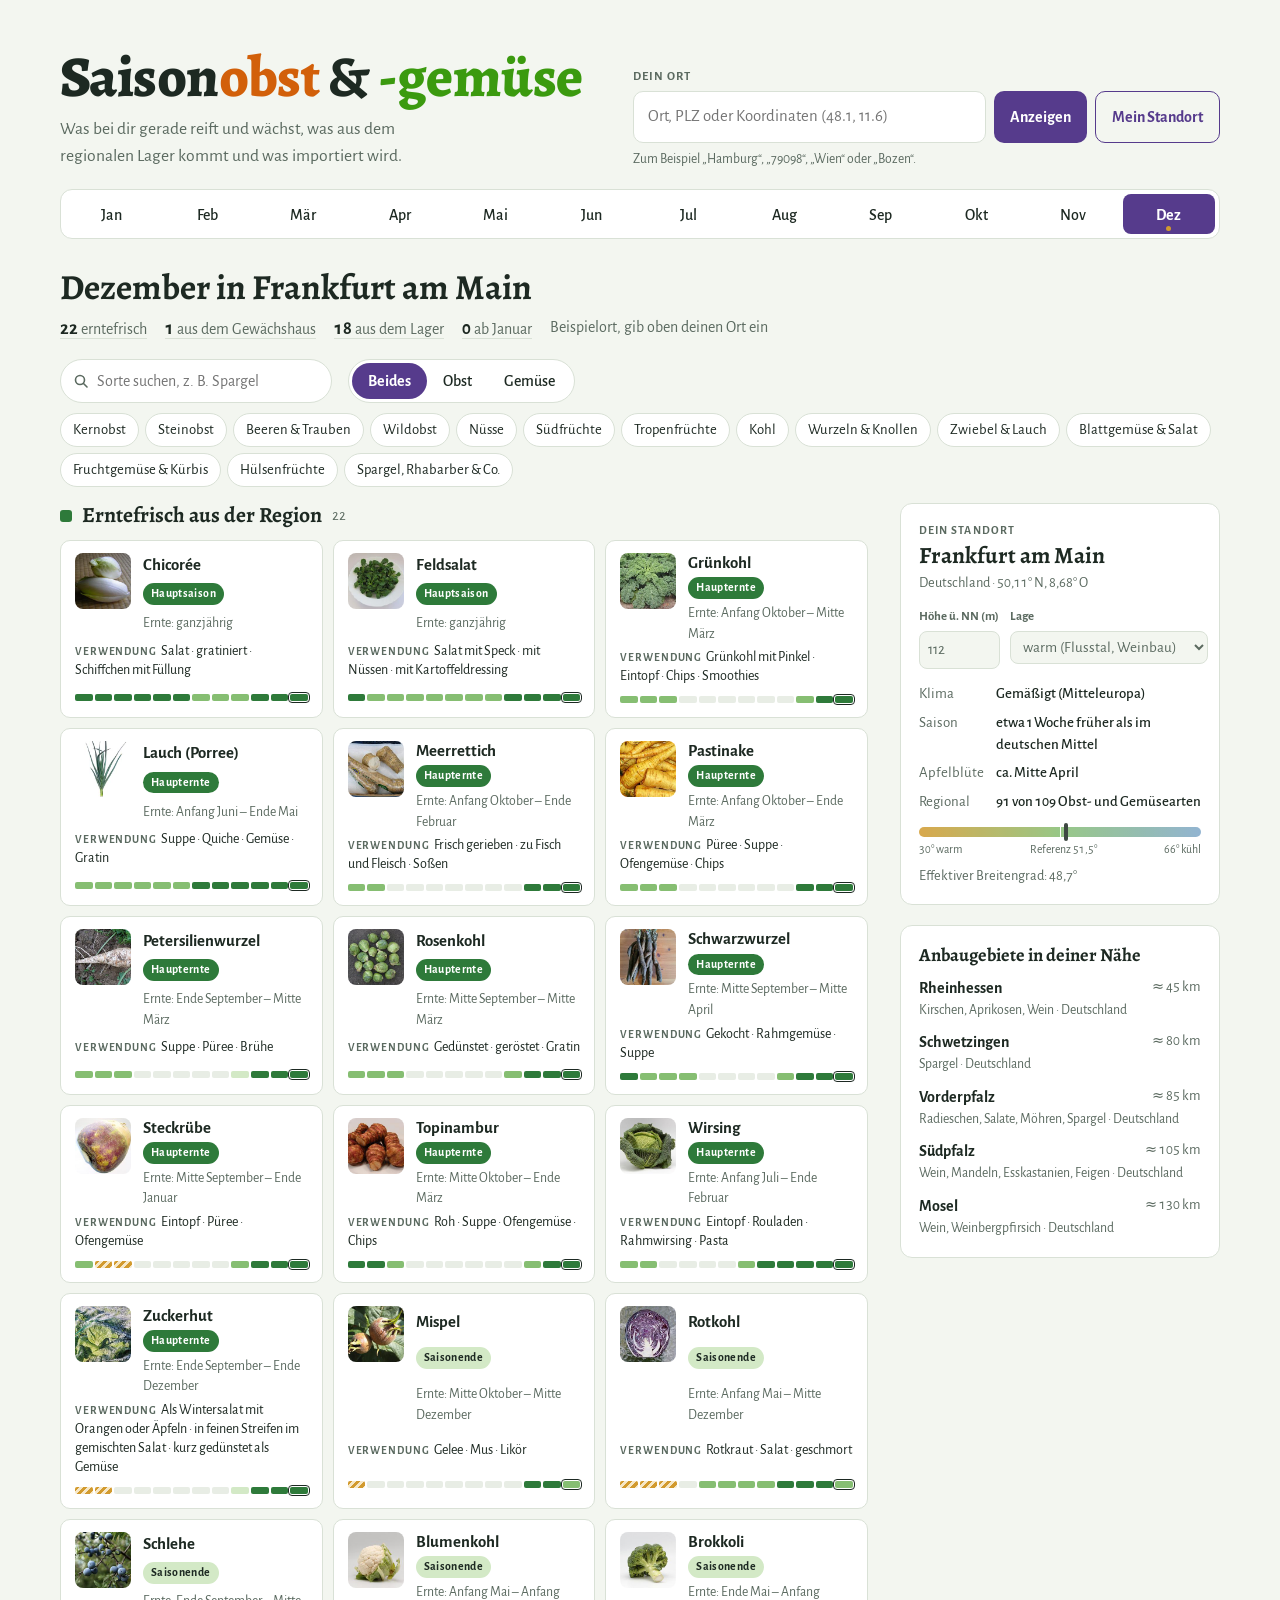
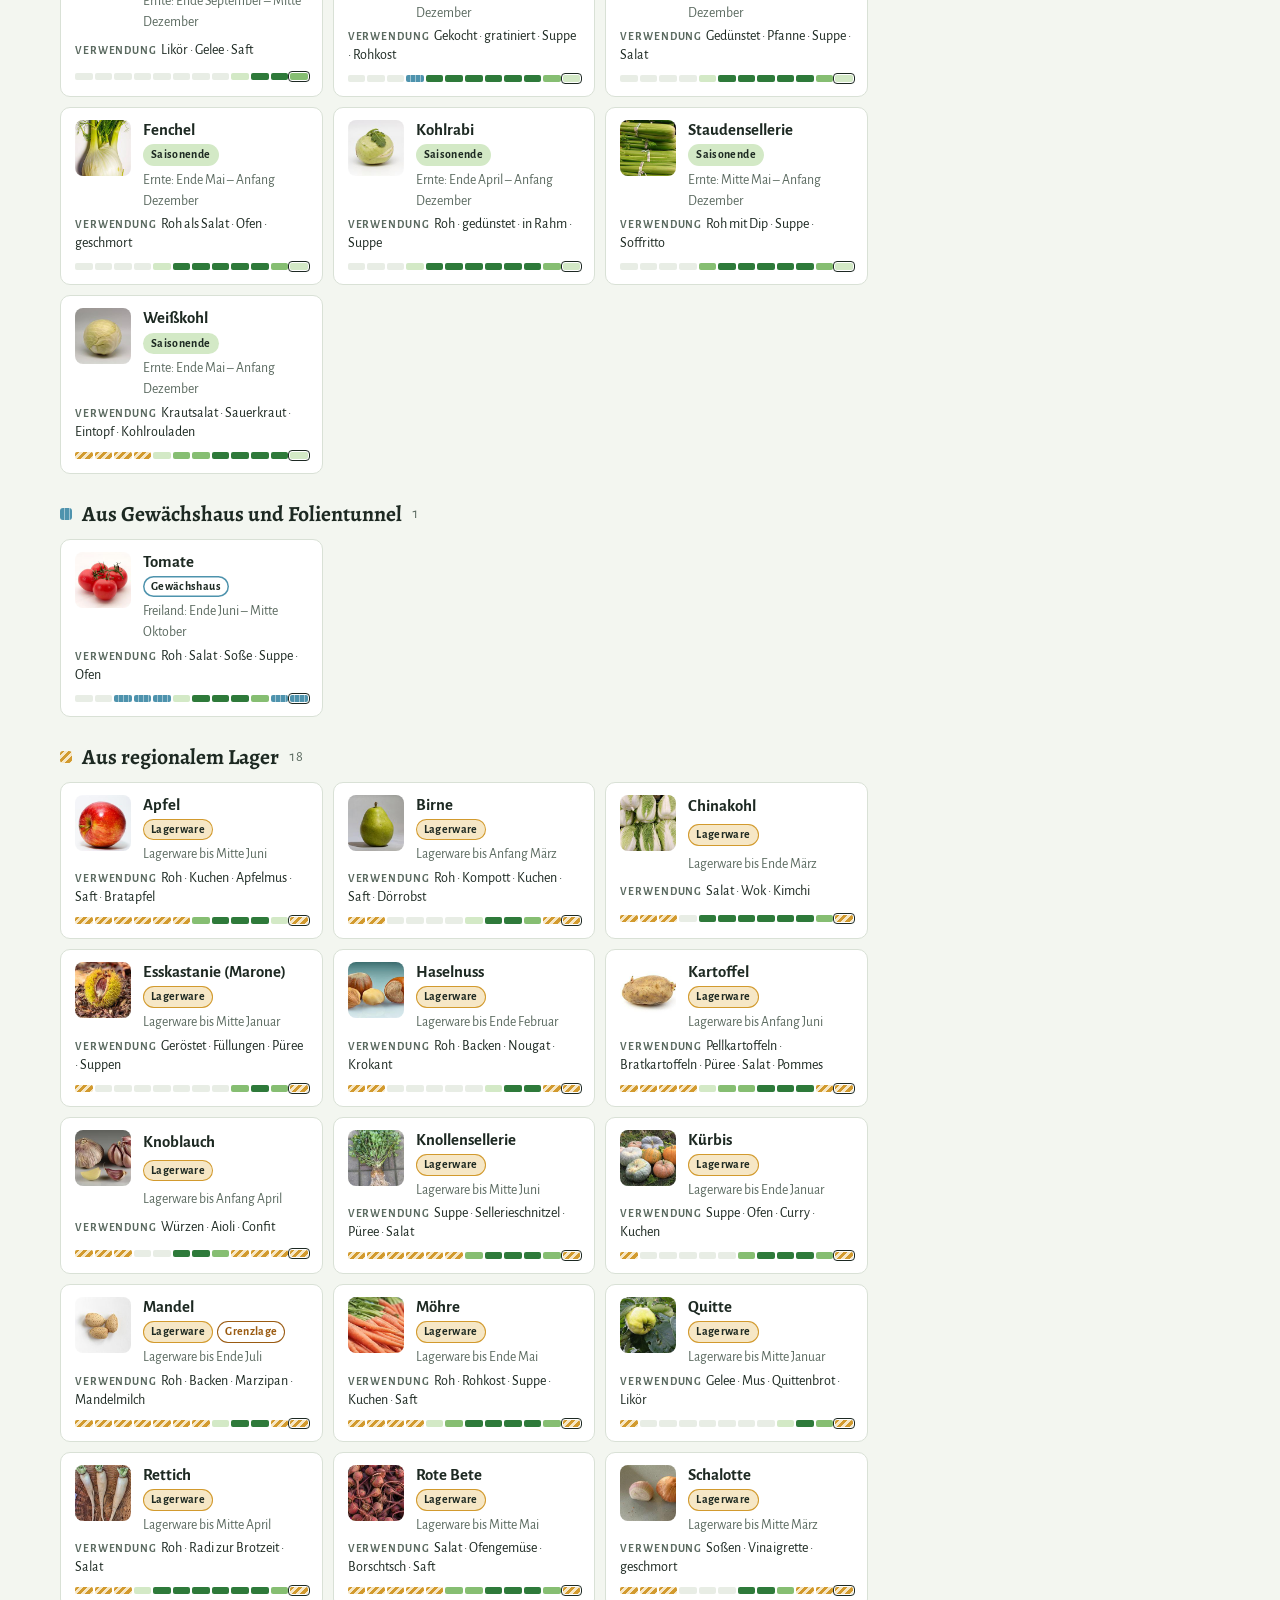
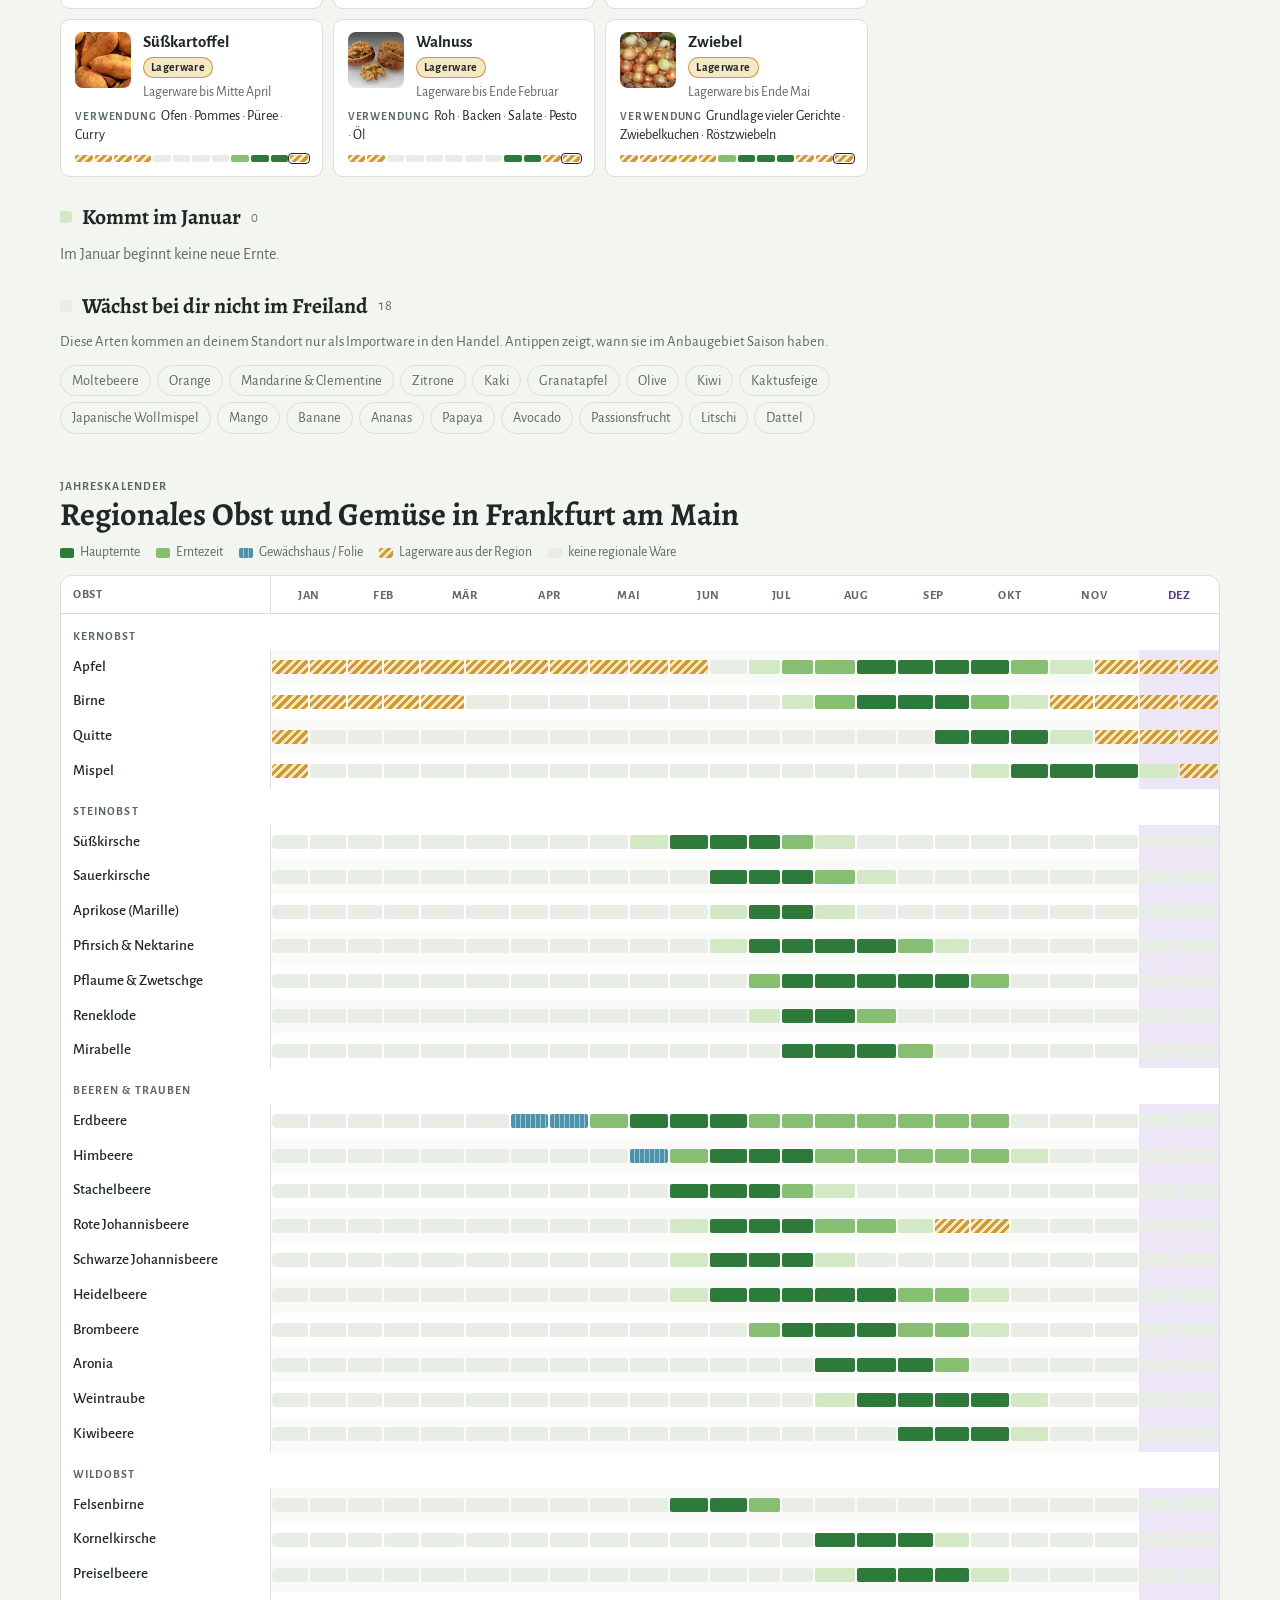
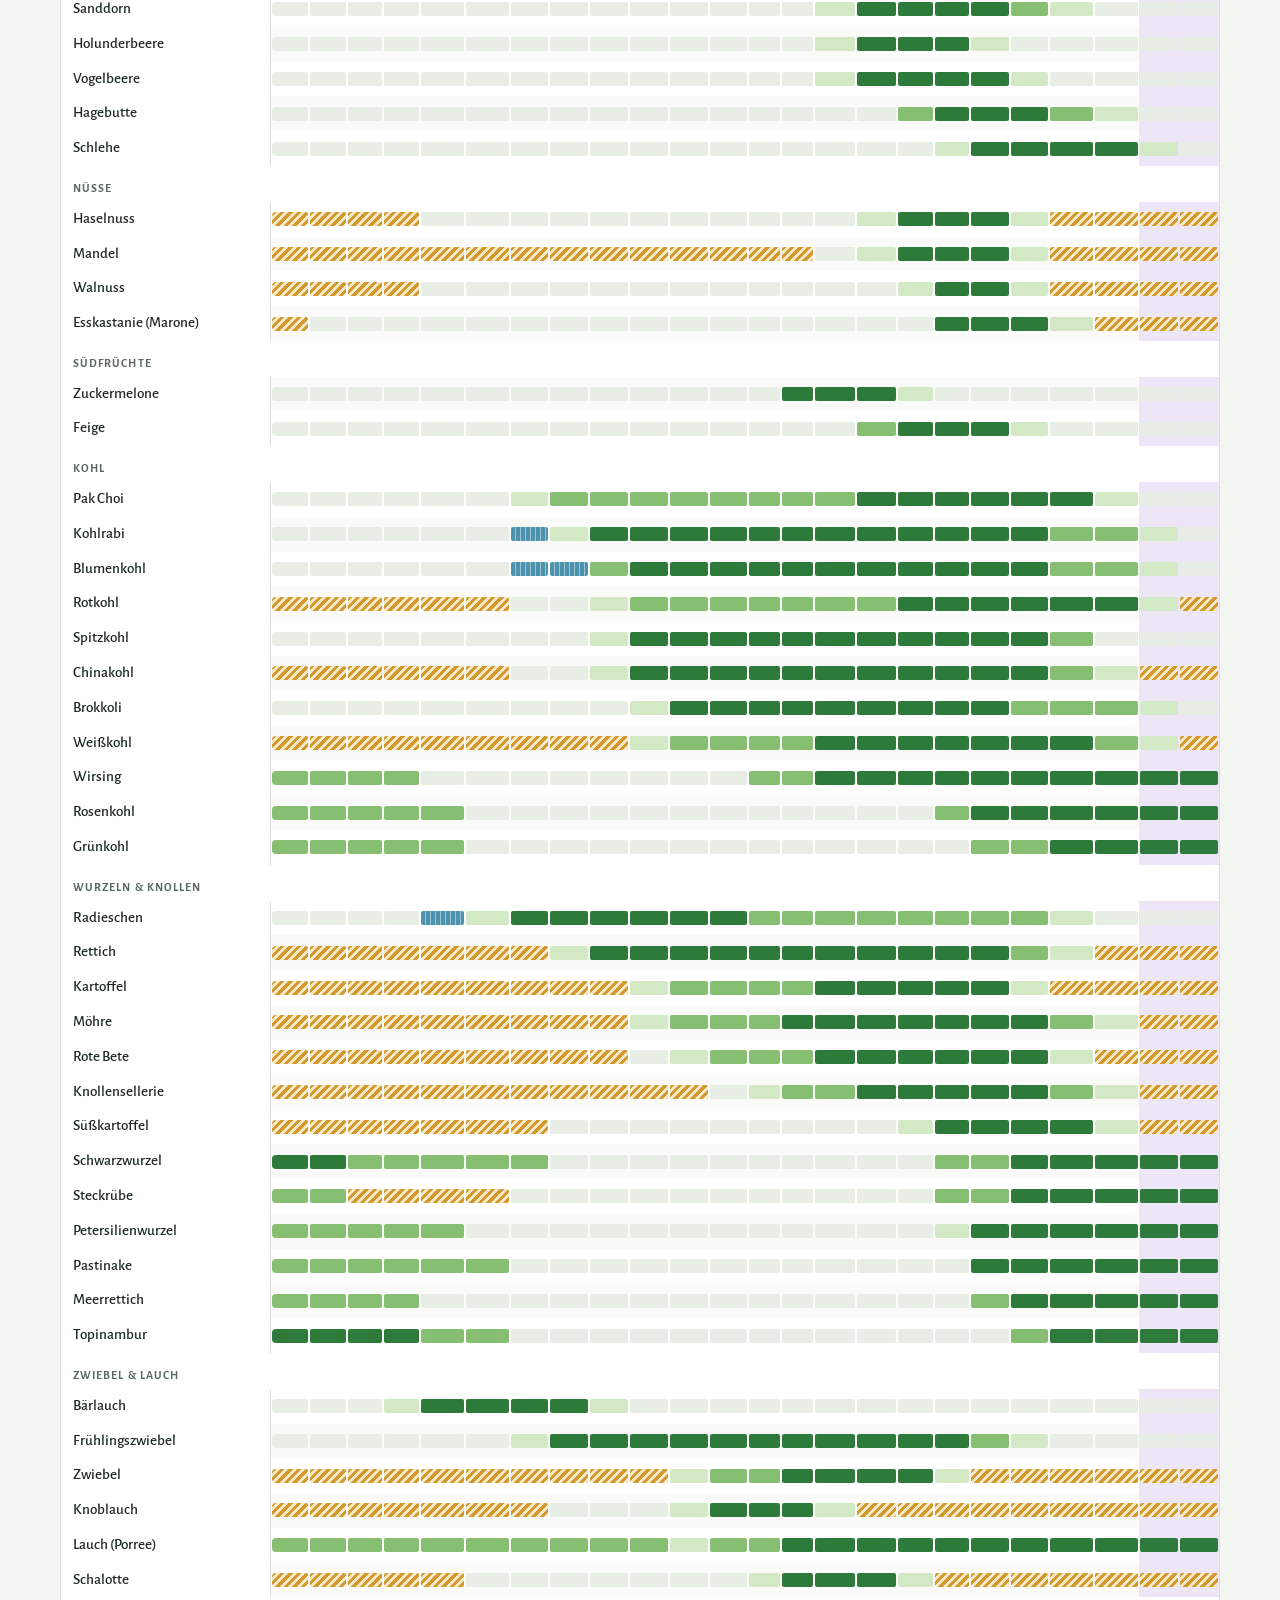
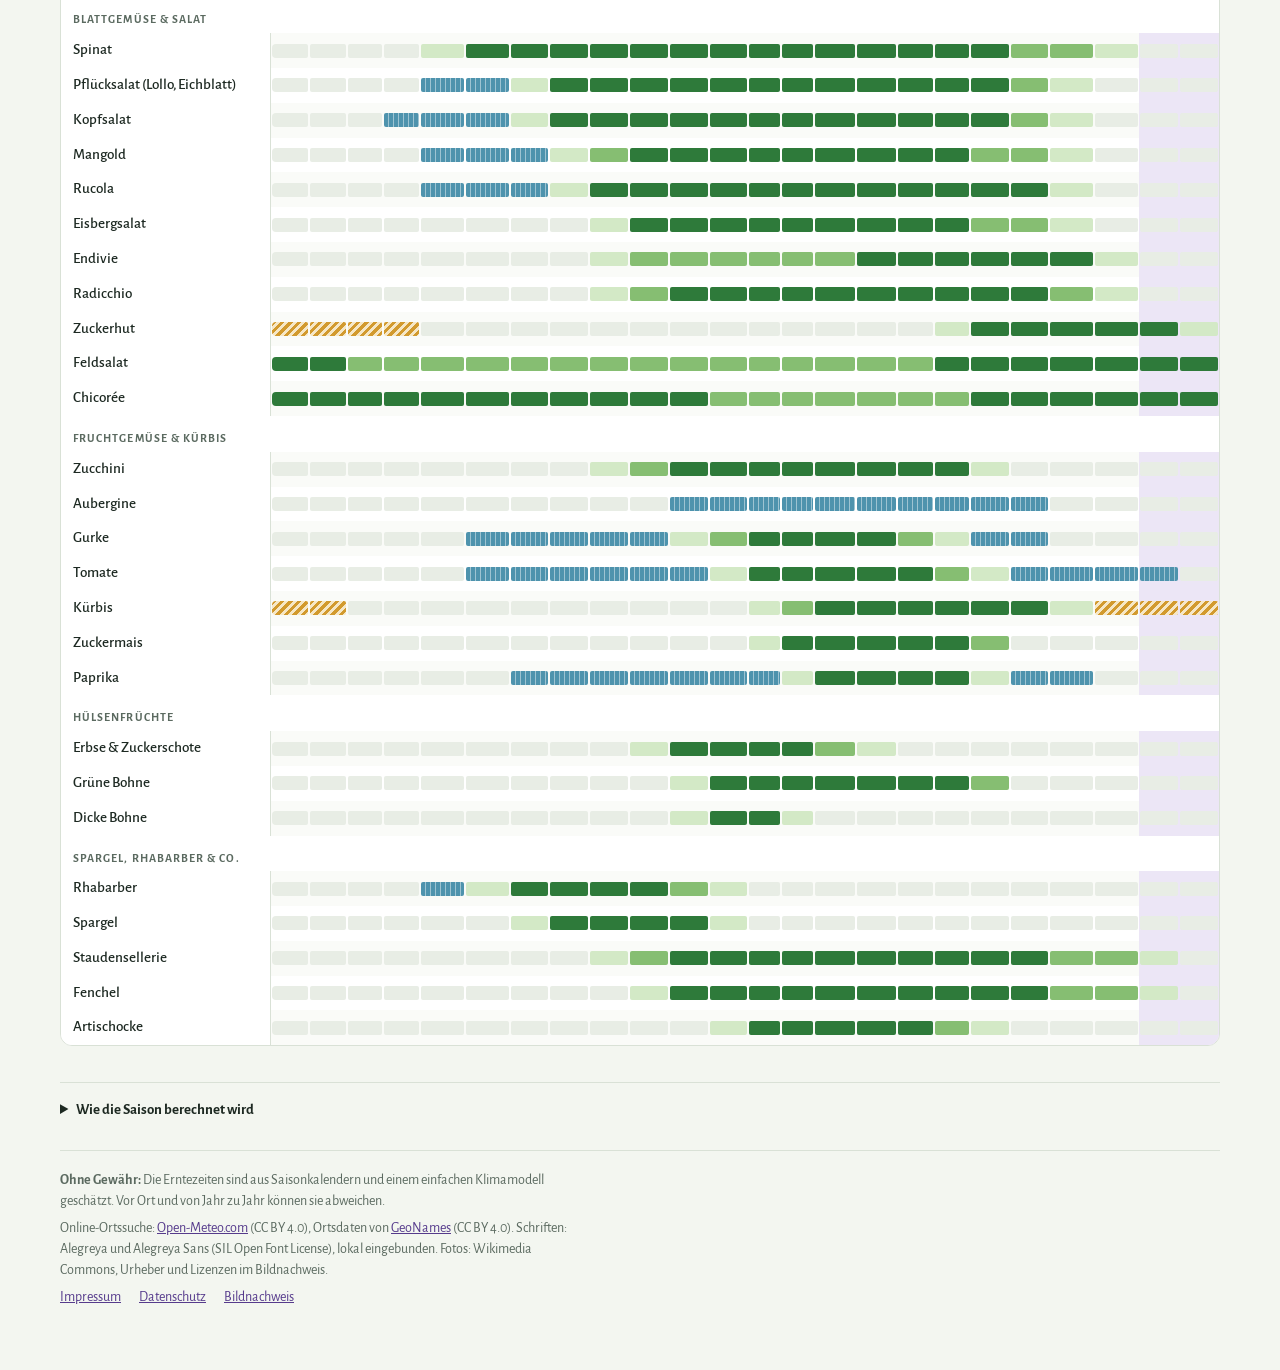
<file: index.html>
<!doctype html>
<html lang="de">
<head>
<meta charset="utf-8">
<meta name="viewport" content="width=device-width,initial-scale=1,viewport-fit=cover">
<title>Saisonobst &amp; -gemüse vor Ort</title>
<meta name="description" content="Welches Obst und Gemüse wächst gerade bei dir? Ort oder PLZ eingeben und sehen, was frisch geerntet wird, was aus Gewächshaus oder Lager kommt und was importiert wird.">
<meta name="theme-color" content="#F3F6F0" media="(prefers-color-scheme: light)">
<meta name="theme-color" content="#111713" media="(prefers-color-scheme: dark)">
<link rel="manifest" href="manifest.webmanifest">
<script>/* Samsung Internet soll die App nicht selbst installieren, siehe Fußzeile */if(/SamsungBrowser/i.test(navigator.userAgent))document.querySelector('link[rel="manifest"]').remove();</script>
<link rel="icon" href="icons/icon.svg" type="image/svg+xml">
<link rel="icon" href="icons/favicon-32.png" sizes="32x32" type="image/png">
<link rel="apple-touch-icon" href="icons/apple-touch-icon.png">
<meta name="apple-mobile-web-app-title" content="Saisonobst">
<link rel="stylesheet" href="fonts/fonts.css">
<style>
/* Layout: Kopf mit Suche und Monatsleiste, darunter Hauptspalte (Karten nach Status) + Seitenspalte (Standortprofil, Anbaugebiete), dann Jahreskalender über die volle Breite */
:root{
  --paper:#F3F6F0; --surface:#FFFFFF; --ink:#1D2922; --muted:#5B6A60; --line:#D9E1D6;
  --accent:#563B8C; --accent-soft:#ECE6F6; --on-accent:#FFFFFF;
  --glass:#4E93AD;
  --peak:#2E7A3A; --season:#86BE72; --edge:#D3E9C6; --store:#D29A2E; --store-soft:#F6E7C6; --empty:#E8EDE5;
  --warn:#9A5B12; --brand-obst:#D2600A; --brand-gem:#3B9A0F;
  --f-display:"Alegreya", Georgia, "Times New Roman", serif;
  --f-body:"Alegreya Sans", "Segoe UI", system-ui, sans-serif;
  --r:10px;
}
@media (prefers-color-scheme: dark){:root:not([data-theme="light"]){
  --paper:#111713; --surface:#19211C; --ink:#E4ECE5; --muted:#98A79D; --line:#2B372F;
  --accent:#B69DEB; --accent-soft:#2A2340; --on-accent:#1A1326;
  --glass:#5FA6C0;
  --peak:#62C26B; --season:#3B7D45; --edge:#24402A; --store:#D9A13A; --store-soft:#3A2F17; --empty:#212A24;
  --warn:#E0A75A; --brand-obst:#F59A3C; --brand-gem:#86D93A; color-scheme:dark }}
:root[data-theme="dark"]{
  --paper:#111713; --surface:#19211C; --ink:#E4ECE5; --muted:#98A79D; --line:#2B372F;
  --accent:#B69DEB; --accent-soft:#2A2340; --on-accent:#1A1326;
  --glass:#5FA6C0;
  --peak:#62C26B; --season:#3B7D45; --edge:#24402A; --store:#D9A13A; --store-soft:#3A2F17; --empty:#212A24;
  --warn:#E0A75A; --brand-obst:#F59A3C; --brand-gem:#86D93A; color-scheme:dark }

*{box-sizing:border-box}
body{background:var(--paper);color:var(--ink);font-family:var(--f-body);font-size:16px;line-height:1.5;
  padding-left:max(16px, env(safe-area-inset-left, 0px));padding-right:max(16px, env(safe-area-inset-right, 0px));padding-block:0 48px}
.wrap{max-width:1160px;margin:0 auto}
h1,h2,h3{font-family:var(--f-display);text-wrap:balance;margin:0;line-height:1.15}
button,input,select{font:inherit;color:inherit}
:focus-visible{outline:2px solid var(--accent);outline-offset:2px}
.muted{color:var(--muted)}
.num{font-variant-numeric:tabular-nums}

/* Kopf */
.masthead{display:grid;grid-template-columns:minmax(0,1fr) minmax(0,1.1fr);gap:24px 40px;align-items:end;padding-block:36px 20px}
.brand h1{font-size:clamp(2.4rem,5vw,3.6rem);font-weight:800;letter-spacing:-.01em}
.brand h1 .b-obst{color:var(--brand-obst)}
.brand h1 .b-gem{white-space:nowrap}
.brand h1 .b-gem b{color:var(--brand-gem);font-weight:inherit}
.brand p{margin:6px 0 0;font-size:1.1rem;color:var(--muted);max-width:40ch}
.search{position:relative;display:flex;flex-direction:column;gap:6px}
.search label{font-size:.78rem;text-transform:uppercase;letter-spacing:.08em;color:var(--muted);font-weight:700}
.search-row{display:flex;gap:8px}
.search input{flex:1;min-width:0;padding:12px 14px;border:1.5px solid var(--line);border-radius:var(--r);background:var(--surface);font-size:1.05rem}
.search input:focus{border-color:var(--accent);outline:none;box-shadow:0 0 0 3px var(--accent-soft)}
.btn{border:0;border-radius:var(--r);padding:12px 16px;background:var(--accent);color:var(--on-accent);font-weight:700;cursor:pointer;white-space:nowrap}
.btn.ghost{background:transparent;color:var(--accent);border:1.5px solid var(--accent)}
.hint{font-size:.85rem;color:var(--muted);min-height:1.3em}
.hint.err{color:var(--warn)}
.suggest{position:absolute;top:100%;left:0;right:0;z-index:20;margin:4px 0 0;padding:4px;list-style:none;background:var(--surface);border:1px solid var(--line);border-radius:var(--r);box-shadow:0 12px 30px rgba(0,0,0,.14);max-height:320px;overflow:auto}
.suggest li{padding:8px 10px;border-radius:7px;cursor:pointer;display:flex;justify-content:space-between;gap:12px}
.suggest li[aria-selected="true"],.suggest li:hover{background:var(--accent-soft)}
.suggest small{color:var(--muted);white-space:nowrap}

/* Monatsleiste */
.months{display:grid;grid-template-columns:repeat(12,minmax(0,1fr));gap:4px;padding:4px;background:var(--surface);border:1px solid var(--line);border-radius:12px}
.months button{border:0;background:transparent;padding:9px 0 7px;border-radius:8px;cursor:pointer;font-weight:500;position:relative}
.months button:hover{background:var(--accent-soft)}
.months button[aria-pressed="true"]{background:var(--accent);color:var(--on-accent);font-weight:700}
.months button.today::after{content:"";position:absolute;left:50%;bottom:3px;width:5px;height:5px;margin-left:-2.5px;border-radius:50%;background:var(--store)}

/* Zusammenfassung */
.summary{display:flex;flex-wrap:wrap;align-items:baseline;justify-content:space-between;gap:8px 24px;padding-block:28px 8px}
.summary h2{font-size:clamp(1.6rem,3vw,2.2rem);font-weight:700}
.counts{display:flex;flex-wrap:wrap;gap:6px 18px;color:var(--muted)}
.counts b{color:var(--ink);font-size:1.15rem}
.counts button{border:0;background:none;padding:0;color:inherit;cursor:pointer;text-decoration:underline;text-decoration-color:var(--line);text-underline-offset:4px}
.counts button:hover{color:var(--ink);text-decoration-color:var(--accent)}
.title-row{display:flex;flex-wrap:wrap;align-items:baseline;gap:4px 14px}
.linkbtn{display:none;border:0;background:none;padding:6px 0;color:var(--accent);font-weight:700;cursor:pointer;text-decoration:underline;text-underline-offset:3px}
.toolbar{display:flex;flex-wrap:wrap;align-items:center;gap:10px 16px;padding-block:8px 4px}
.kind{display:inline-flex;padding:3px;border-radius:999px;background:var(--surface);border:1px solid var(--line)}
.kind button{border:0;background:transparent;border-radius:999px;padding:6px 16px;cursor:pointer;font-weight:500}
.kind button[aria-pressed="true"]{background:var(--accent);color:var(--on-accent);font-weight:700}
.filters{display:flex;flex-wrap:wrap;gap:6px}
.chip{border:1.5px solid var(--line);background:var(--surface);border-radius:999px;padding:5px 12px;cursor:pointer;font-size:.92rem}
.chip[aria-pressed="true"]{border-color:var(--accent);background:var(--accent-soft);color:var(--ink);font-weight:700}
.filters.all .chip[aria-pressed="true"]{border-color:var(--line);background:var(--surface);font-weight:400}
/* Sortensuche: steht vorn in der Leiste, damit das Feld beim Tippen nicht springt, wenn Schalter und Kategorien verschwinden */
.vh{position:absolute;width:1px;height:1px;overflow:hidden;clip-path:inset(50%);white-space:nowrap}
.sorte{position:relative;display:flex;align-items:center;flex:0 1 17rem;min-width:12rem}
.sorte svg{position:absolute;left:13px;width:16px;height:16px;color:var(--muted);pointer-events:none}
.sorte input{width:100%;min-width:0;padding:9px 38px 9px 36px;border:1.5px solid var(--line);border-radius:999px;background:var(--surface);appearance:none;-webkit-appearance:none}
.sorte input::-webkit-search-cancel-button{display:none}
.sorte input:focus{border-color:var(--accent);outline:none;box-shadow:0 0 0 3px var(--accent-soft)}
.sorte button{position:absolute;right:4px;width:32px;height:32px;border:0;border-radius:50%;background:none;color:var(--muted);font-size:1.25rem;line-height:1;cursor:pointer}
.sorte button:hover{color:var(--ink)}
.sorte input:placeholder-shown~button{display:none}
.suche .kind,.suche .filters{display:none}
.key.c-such{background:var(--accent)}

/* Haupt-Layout */
.layout{display:grid;grid-template-columns:minmax(0,1fr) 320px;gap:32px;align-items:start;padding-top:12px}
.group{display:flex;flex-direction:column;gap:12px;padding-bottom:28px;scroll-margin-top:12px}
.group-head h3:focus{outline:none}
.group-head{display:flex;align-items:center;gap:10px}
.group-head h3{font-size:1.35rem}
.group-head .count{font-size:.9rem;color:var(--muted)}
.group-head .key{width:12px;height:12px;border-radius:3px;flex:none}
.group p.empty{margin:0;color:var(--muted)}
.cards{display:grid;grid-template-columns:repeat(auto-fill,minmax(210px,1fr));gap:10px}
.card{display:grid;grid-template-columns:minmax(0,1fr);gap:4px 10px;align-items:center;text-align:left;padding:12px 14px 14px;background:var(--surface);border:1px solid var(--line);border-radius:var(--r);cursor:pointer;transition:border-color .15s, transform .15s}
.card:hover{border-color:var(--accent);transform:translateY(-1px)}
.card-name{font-weight:700;font-size:1.05rem;line-height:1.2}
.card:has(>.card-img){grid-template-columns:56px minmax(0,1fr);column-gap:12px}
.card:has(>.card-img)>.card-name,.card:has(>.card-img)>.pills,.card:has(>.card-img)>.card-meta{grid-column:2}
.card-img{grid-column:1;grid-row:1 / span 3;align-self:start;width:56px;height:56px;border-radius:8px;object-fit:cover;background:var(--empty)}
.card-meta{grid-column:1 / -1;font-size:.86rem;color:var(--muted)}
.card-use{grid-column:1 / -1;font-size:.88rem;line-height:1.35;color:var(--ink)}
.use-lbl{font-size:.7rem;text-transform:uppercase;letter-spacing:.08em;font-weight:700;color:var(--muted);margin-right:2px}
.card .pills{grid-column:1 / -1;display:flex;flex-wrap:wrap;gap:4px}
.pill{display:inline-block;font-size:.74rem;font-weight:700;letter-spacing:.03em;padding:2px 8px;border-radius:999px;background:var(--empty);color:var(--ink)}
.pill.peak{background:var(--peak);color:#fff}
.pill.season{background:var(--edge);color:var(--ink)}
.pill.store{background:var(--store-soft);color:var(--ink);box-shadow:inset 0 0 0 1px var(--store)}
.pill.glass{background:transparent;box-shadow:inset 0 0 0 1.5px var(--glass);color:var(--ink)}
.c-glass{background:repeating-linear-gradient(90deg,var(--glass) 0 4px,color-mix(in srgb,var(--glass) 55%,var(--surface)) 4px 5px)!important}
.pill.edge{background:transparent;box-shadow:inset 0 0 0 1px var(--warn);color:var(--warn)}
.strip{grid-column:1 / -1;display:grid;grid-template-columns:repeat(12,1fr);gap:2px;margin-top:6px}
.strip i{height:7px;border-radius:2px;background:var(--empty)}
.strip i.sel{outline:1.5px solid var(--ink);outline-offset:1px}
.c-peak{background:var(--peak)!important}
.c-season{background:var(--season)!important}
.c-edge{background:var(--edge)!important}
.c-store{background:repeating-linear-gradient(135deg,var(--store) 0 3px,var(--store-soft) 3px 6px)!important}
.tags{display:flex;flex-wrap:wrap;gap:6px}
.tag{display:inline-flex;align-items:center;gap:6px;border:1px solid var(--line);background:transparent;border-radius:999px;padding:4px 11px;font-size:.9rem;cursor:pointer;color:var(--muted)}
.tag:hover{border-color:var(--accent);color:var(--ink)}

/* Seitenspalte */
aside{display:flex;flex-direction:column;gap:20px;position:sticky;top:calc(env(safe-area-inset-top, 0px) + 16px)}
.panel{background:var(--surface);border:1px solid var(--line);border-radius:12px;padding:18px}
.panel h3{font-size:1.15rem;margin-bottom:10px}
.eyebrow{font-size:.74rem;text-transform:uppercase;letter-spacing:.09em;color:var(--muted);font-weight:700}
.loc-name{font-family:var(--f-display);font-size:1.45rem;font-weight:700;line-height:1.2;margin:2px 0 2px}
.loc-sub{font-size:.9rem;color:var(--muted)}
.fields{display:grid;grid-template-columns:1fr 1fr;gap:10px;margin:14px 0}
.fields label{display:flex;flex-direction:column;gap:4px;font-size:.8rem;color:var(--muted);font-weight:700}
.fields input,.fields select{padding:7px 8px;border:1px solid var(--line);border-radius:8px;background:var(--paper);font-weight:400;font-size:.95rem;min-width:0}
.facts{margin:0;display:grid;grid-template-columns:auto 1fr;gap:6px 12px;font-size:.93rem}
.facts dt{color:var(--muted)}
.facts dd{margin:0;font-weight:500}
.gauge{margin-top:14px}
.gauge-bar{position:relative;height:10px;border-radius:5px;background:linear-gradient(90deg,var(--store) 0%,var(--season) 50%,#7FA7C9 100%);opacity:.85}
.gauge-mark{position:absolute;top:-4px;width:4px;height:18px;margin-left:-2px;border-radius:2px;background:var(--ink)}
.gauge-mid{position:absolute;top:-2px;width:1px;height:14px;background:var(--surface);left:50%}
.gauge-scale{display:flex;justify-content:space-between;font-size:.74rem;color:var(--muted);margin-top:4px}
.note{font-size:.85rem;color:var(--warn);margin:10px 0 0}
.regions{list-style:none;margin:0;padding:0;display:flex;flex-direction:column;gap:10px}
.regions li{display:grid;grid-template-columns:minmax(0,1fr) auto;gap:0 10px}
.regions .rn{font-weight:700}
.regions .rd{font-variant-numeric:tabular-nums;color:var(--muted);font-size:.9rem;text-align:right}
.regions .rf{grid-column:1 / -1;font-size:.86rem;color:var(--muted)}

/* Kalender */
.calendar{padding-top:16px}
.calendar-head{display:flex;flex-wrap:wrap;justify-content:space-between;align-items:end;gap:10px 24px;margin-bottom:12px}
.calendar-head h2{font-size:clamp(1.5rem,2.6vw,2rem)}
.legend{display:flex;flex-wrap:wrap;gap:6px 16px;font-size:.86rem;color:var(--muted)}
.legend span{display:inline-flex;align-items:center;gap:6px}
.legend i{width:14px;height:10px;border-radius:2px;display:inline-block;background:var(--empty)}
.table-scroll{overflow-x:auto;background:var(--surface);border:1px solid var(--line);border-radius:12px}
table{border-collapse:separate;border-spacing:0;width:100%;min-width:720px}
th,td{padding:0}
thead th{font-size:.78rem;font-weight:700;color:var(--muted);text-transform:uppercase;letter-spacing:.06em;padding:10px 0 8px;text-align:center;border-bottom:1px solid var(--line)}
thead th.sel{color:var(--accent)}
th.rowh{position:sticky;left:0;z-index:2;background:var(--surface);text-align:left;padding:0 12px;width:210px;min-width:170px;border-right:1px solid var(--line)}
thead th.rowh{z-index:3}
th.rowh button{display:flex;align-items:center;gap:8px;width:100%;border:0;background:transparent;padding:6px 0;cursor:pointer;text-align:left;font-weight:500;text-transform:none;letter-spacing:0;font-size:.95rem;color:var(--ink)}
th.rowh button:hover{color:var(--accent)}
tbody tr:nth-child(even) td{background:color-mix(in srgb,var(--paper) 45%,transparent)}
td.cell{padding:5px 1px}
td.cell i{display:block;height:14px;border-radius:2px;background:var(--empty)}
td.m0 i{border-top-left-radius:4px;border-bottom-left-radius:4px}
td.sel{background:var(--accent-soft)!important}
td.cat-row{padding:14px 12px 4px;font-size:.74rem;text-transform:uppercase;letter-spacing:.09em;color:var(--muted);font-weight:700;background:var(--surface)!important}

/* Dialog */
dialog{border:0;border-radius:14px;padding:0;max-width:min(560px,calc(100vw - 32px));width:100%;background:var(--surface);color:var(--ink);box-shadow:0 30px 80px rgba(0,0,0,.35)}
dialog::backdrop{background:rgba(10,15,12,.45)}
.dlg{padding:22px 22px 20px;display:flex;flex-direction:column;gap:14px}
.dlg-head{display:flex;align-items:center;gap:12px}
.dlg-head h2{font-size:1.7rem;flex:1}
.dlg-img{order:-1;flex:none;width:72px;height:72px;border-radius:var(--r);object-fit:cover;background:var(--empty)}
.foto-credit{margin:0;font-size:.78rem;color:var(--muted)}
.foto-credit a{color:inherit}
.close{border:0;background:var(--empty);width:34px;height:34px;border-radius:50%;cursor:pointer;font-size:1.2rem;line-height:1}
.dlg .facts{font-size:.98rem}
.dlg .strip{grid-template-columns:repeat(24,1fr);gap:2px}
.dlg .strip i{height:12px}
.strip-lbl{display:grid;grid-template-columns:repeat(12,1fr);font-size:.72rem;color:var(--muted);text-align:center}
.dlg p{margin:0}
.rez-link{display:block;padding:10px 12px;border:1px solid var(--line);border-radius:var(--r);color:inherit;text-decoration:none}
.rez-link:hover{border-color:var(--accent)}
.rez-link+.rez-link{margin-top:6px}
.rez-link b{display:block;color:var(--accent)}
.rez-meta{display:block;font-size:.86rem;color:var(--muted)}
.dlg h4{margin:0 0 2px;font-size:.74rem;text-transform:uppercase;letter-spacing:.09em;color:var(--muted)}

/* Methodik */
.method{margin-top:36px;border-top:1px solid var(--line);padding-top:16px;color:var(--muted);font-size:.93rem}
.method summary{cursor:pointer;font-weight:700;color:var(--ink)}
.method p{max-width:75ch}

@media (max-width: 900px){
  .masthead{grid-template-columns:1fr;padding-block:24px 16px}
  .layout{grid-template-columns:1fr}
  aside{position:static}
}
@media (max-width: 560px){
  .months{grid-template-columns:repeat(6,minmax(0,1fr))}
  .search-row{flex-wrap:wrap}
  .search-row input{flex-basis:100%}
  .search-row .btn{flex:1}
  /* Mit gespeichertem Ort: Einleitung und Ortsfeld weg, die erste Sorte soll ohne Scrollen sichtbar sein */
  .has-loc .masthead{padding-block:14px 10px;gap:10px}
  .has-loc .brand h1{font-size:1.55rem}
  .has-loc .brand p,.has-loc .search:not(.open){display:none}
  .has-loc .linkbtn{display:inline-block}
  .summary{padding-block:18px 4px}
  .counts{gap:6px}
  .counts b{font-size:1rem}
  .counts button{border:1px solid var(--line);border-radius:999px;background:var(--surface);padding:5px 11px;text-decoration:none}
  /* Kategorien: eine seitlich wischbare Zeile bis an den Bildschirmrand statt mehrerer Zeilen */
  .toolbar{flex-direction:column;align-items:stretch;flex-wrap:nowrap}
  .kind{align-self:flex-start}
  .filters{flex-wrap:nowrap;overflow-x:auto;margin-inline:-16px;padding-inline:16px;scrollbar-width:none}
  .filters::-webkit-scrollbar{display:none}
  .chip{flex:none}
  .sorte{flex:none}
  .sorte input{padding-block:10px;scroll-margin-top:10px}
  .sorte button{width:40px;height:40px;right:2px}
  /* Sorten als kompakte Zeilen: Foto links, Name und Status daneben, Jahresstreifen darunter */
  .cards{grid-template-columns:1fr;gap:6px}
  .card,.card:has(>.card-img){grid-template-columns:44px minmax(0,1fr) auto;gap:3px 10px;padding:8px 10px}
  .card-img{grid-row:1 / span 3;width:44px;height:44px;align-self:center}
  .card>.card-name,.card:has(>.card-img)>.card-name{grid-column:2;grid-row:1;font-size:1rem;overflow-wrap:anywhere}
  /* Zwei Schilder (etwa Gewächshaus und Grenzlage) bleiben nebeneinander; gestapelt wäre die Zeile 97 statt 71 px hoch */
  .card>.pills,.card:has(>.card-img)>.pills{grid-column:3;grid-row:1;justify-content:flex-end;flex-wrap:nowrap}
  .card>.card-meta,.card:has(>.card-img)>.card-meta{grid-column:2 / -1;grid-row:2;font-size:.8rem;line-height:1.25}
  .card>.strip{grid-column:2 / -1;grid-row:3;margin-top:2px}
  .card-use{display:none}
  .g-fresh .card-meta{display:none}
}
@media (prefers-reduced-motion: reduce){ .card{transition:none} .card:hover{transform:none} }

/* App-Fassung: Fußzeile */
.appfoot{margin-top:28px;padding-top:14px;border-top:1px solid var(--line);color:var(--muted);font-size:.88rem}
.appfoot p{max-width:75ch;margin:.4em 0}
.appfoot a{color:var(--accent)}
.appfoot-links{display:flex;flex-wrap:wrap;gap:6px 18px;align-items:center}
.appfoot button{font:inherit;font-weight:700;color:var(--on-accent);background:var(--accent);border:0;border-radius:999px;padding:6px 14px;cursor:pointer}
.appfoot button:focus-visible{outline:2px solid var(--ink);outline-offset:2px}
.appfoot #update{position:fixed;left:50%;transform:translateX(-50%);bottom:calc(16px + env(safe-area-inset-bottom));z-index:20;padding:10px 18px;white-space:nowrap;box-shadow:0 4px 16px rgba(0,0,0,.35)}
/* App-Fassung: Hinweis für Samsung Internet */
.samsung{margin:12px 0 4px;padding:12px 14px;border:1px solid var(--line);border-left:4px solid var(--accent);border-radius:10px;background:var(--surface);font-size:.92rem}
.samsung[hidden]{display:none}
.samsung p{margin:0 0 .5em}
.samsung .samsung-btns{display:flex;flex-wrap:wrap;gap:8px 16px;align-items:center;margin:0}
.samsung-btn{display:inline-block;font-weight:700;color:var(--on-accent);background:var(--accent);border-radius:999px;padding:6px 14px;text-decoration:none;white-space:nowrap}
.samsung-zu{font:inherit;color:var(--muted);background:none;border:0;padding:6px 0;text-decoration:underline;cursor:pointer}
.samsung-btn:focus-visible,.samsung-zu:focus-visible{outline:2px solid var(--ink);outline-offset:2px}
</style>
</head>
<body>
<div class="wrap">
  <div id="samsung" class="samsung" hidden>
    <p><strong>Als App installieren?</strong> Im Samsung-Browser blockiert Google Play Protect die Installation oft als „Unsichere App“. Öffne die Seite dafür in Chrome. Ohne Installation funktioniert hier alles.</p>
    <p class="samsung-btns"><a id="inchrome" class="samsung-btn" href="#">In Chrome öffnen</a><button type="button" id="samsung-zu" class="samsung-zu">Nicht mehr anzeigen</button></p>
  </div>
  <header class="masthead">
    <div class="brand">
      <h1>Saison<span class="b-obst">obst</span> <span class="b-gem">&amp;&nbsp;<b>-gemüse</b></span></h1>
      <p>Was bei dir gerade reift und wächst, was aus dem regionalen Lager kommt und was importiert wird.</p>
    </div>
    <div class="search" id="ortsuche">
      <label for="q">Dein Ort</label>
      <div class="search-row">
        <input id="q" type="text" autocomplete="off" spellcheck="false" placeholder="Ort, PLZ oder Koordinaten (48.1, 11.6)"
               role="combobox" aria-expanded="false" aria-controls="suggest" aria-autocomplete="list">
        <button class="btn" id="go" type="button">Anzeigen</button>
        <button class="btn ghost" id="geo" type="button" hidden>Mein Standort</button>
      </div>
      <ul class="suggest" id="suggest" role="listbox" hidden></ul>
      <div class="hint" id="hint" aria-live="polite">Zum Beispiel „Hamburg“, „79098“, „Wien“ oder „Bozen“.</div>
    </div>
  </header>

  <nav class="months" id="months" aria-label="Monat wählen"></nav>

  <section class="summary">
    <div class="title-row"><h2 id="title">…</h2><button type="button" class="linkbtn" id="ortbtn" aria-expanded="false" aria-controls="ortsuche">Ort ändern</button></div>
    <div class="counts num" id="counts"></div>
  </section>
  <div class="toolbar">
    <div class="sorte">
      <label class="vh" for="sq">Sorte suchen</label>
      <svg viewBox="0 0 16 16" aria-hidden="true"><circle cx="7" cy="7" r="4.5" fill="none" stroke="currentColor" stroke-width="1.6"/><path d="M10.5 10.5 14 14" stroke="currentColor" stroke-width="1.6" stroke-linecap="round"/></svg>
      <input id="sq" type="search" autocomplete="off" autocapitalize="off" spellcheck="false" enterkeyhint="search" placeholder="Sorte suchen, z. B. Spargel">
      <button type="button" id="sqx" aria-label="Sortensuche leeren">×</button>
      <span class="vh" id="sqstatus" role="status"></span>
    </div>
    <div class="kind" id="kind" role="group" aria-label="Obst oder Gemüse anzeigen"></div>
    <div class="filters" id="filters" role="group" aria-label="Kategorien filtern"></div>
  </div>

  <div class="layout">
    <main id="main"></main>
    <aside>
      <section class="panel" id="profile"></section>
      <section class="panel">
        <h3>Anbaugebiete in deiner Nähe</h3>
        <ul class="regions" id="regions"></ul>
      </section>
    </aside>
  </div>

  <section class="calendar">
    <div class="calendar-head">
      <div>
        <div class="eyebrow">Jahreskalender</div>
        <h2 id="cal-title">Regionales Obst und Gemüse</h2>
      </div>
      <div class="legend">
        <span><i class="c-peak"></i>Haupternte</span>
        <span><i class="c-season"></i>Erntezeit</span>
        <span><i class="c-glass"></i>Gewächshaus / Folie</span>
        <span><i class="c-store"></i>Lagerware aus der Region</span>
        <span><i></i>keine regionale Ware</span>
      </div>
    </div>
    <div class="table-scroll"><table id="cal"></table></div>
  </section>

  <details class="method">
    <summary>Wie die Saison berechnet wird</summary>
    <p>Grundlage sind amtliche Saisonkalender: der Bayerische Saisonkalender des Kompetenzzentrums für Ernährung (KErn, 2020), die Saisonkalender des Bundeszentrums für Ernährung (BZfE/BLE, 2024), der Saisonkalender des Schweizer Bauernverbands (2025) und das Saisonposter der Energie- und Umweltagentur Niederösterreich. Die Erntezeiten beziehen sich auf ein Referenzklima wie in Mittel- und Süddeutschland (etwa 51,5° N in 100–200 m Höhe, entspricht klimatisch etwa München). Für deinen Ort rechnet die App einen „effektiven Breitengrad“ aus Breitengrad und Höhe: 122 Höhenmeter wirken etwa wie ein Breitengrad weiter nördlich (bioklimatisches Gesetz nach Hopkins). Warme Lagen wie Oberrheingraben, Weinstraße, Wachau oder Tessin werden um 1,5 Grad wärmer gerechnet, kühle Lagen um 1 Grad kühler.</p>
    <p>Pro Grad verschiebt sich die Ernte um etwa 3 Tage, höchstens um 40 Tage. Zitrusfrüchte und andere Winterfrüchte verschieben sich kaum. Ob eine Frucht bei dir regional wächst, hängt davon ab, ob der effektive Breitengrad im Anbaubereich der Frucht liegt. Auf der Südhalbkugel werden alle Zeiten um ein halbes Jahr versetzt.</p>
    <p>Bei Gemüse zeigt die App zusätzlich, wann regionale Ware aus Gewächshaus oder Folientunnel kommt, etwa Tomaten, Gurken, Paprika und früher Salat. Wintergemüse wie Grünkohl, Lauch oder Feldsalat bleibt über den Winter auf dem Feld. In sehr kalten Regionen mit Dauerfrost ist das nur eingeschränkt möglich.</p>
    <p>Grenzen: Niederschlag, Wüsten- und Monsunklima, Mikroklima und einzelne Sorten bildet das Modell nicht ab. Für München weicht das Modell nur in 31 von 804 Monatswerten vom Bayerischen Saisonkalender ab, meist in Randmonaten oder wo sich die Kalender untereinander widersprechen. Für Deutschland, Österreich und die Schweiz sind die Angaben daher verlässlich, im übrigen Europa grob, außerhalb Europas nur eine Näherung. Wetter verschiebt die Ernte von Jahr zu Jahr um ein bis zwei Wochen.</p>
    <p>Rezept-Tipps: Die Detailansicht verlinkt je Sorte ein Rezept von GuteKueche.at mit mindestens 4,3 Sternen und 15 Bewertungen. Geprüft wurde je Sorte nur eine Auswahl der Rezepte, es ist also ein gut bewertetes Rezept, nicht zwingend das beste. Die Bewertungen in der App haben den Stand November 2026, aktuell stehen sie auf der Rezeptseite. Die Seite ist österreichisch geprägt, dort heißt etwa die Tomate Paradeiser. Wo kein Rezept die Regel erfüllt, gibt es keinen Tipp. Zusätzlich führt ein Link zur Rezeptsuche auf Chefkoch.de, sortiert nach Bewertung. Diese Treffer kommen direkt von Chefkoch und wurden nicht geprüft. Dort können auch Rezepte mit wenigen Bewertungen oben stehen.</p>
    <p>Fotos: Alle Bilder stammen von Wikimedia Commons und stehen unter freien Lizenzen. Urheber und Lizenz stehen in der Detailansicht jeder Sorte. Für die App wurden die Bilder quadratisch zugeschnitten und verkleinert.</p>
    <p>Die Ortssuche nutzt eine eingebaute Liste mit rund 280 Orten und allen deutschen, österreichischen und Schweizer PLZ-Regionen. Unbekannte Orte sucht sie zusätzlich online über den kostenlosen Geodienst von Open-Meteo. Dabei wird nur der eingegebene Ortsname übertragen. Alles andere funktioniert auch ohne Internet.</p>
  </details>
  <footer class="appfoot">
    <p><strong>Ohne Gewähr:</strong> Die Erntezeiten sind aus Saisonkalendern und einem einfachen Klimamodell geschätzt. Vor Ort und von Jahr zu Jahr können sie abweichen.</p>
    <p>Online-Ortssuche: <a href="https://open-meteo.com/" rel="noopener">Open-Meteo.com</a> (CC BY 4.0), Ortsdaten von <a href="https://www.geonames.org/" rel="noopener">GeoNames</a> (CC BY 4.0). Schriften: Alegreya und Alegreya Sans (SIL Open Font License), lokal eingebunden. Fotos: Wikimedia Commons, Urheber und Lizenzen im Bildnachweis.</p>
    <p class="appfoot-links"><a href="impressum.html">Impressum</a><a href="datenschutz.html">Datenschutz</a><a href="bildnachweis.html">Bildnachweis</a><button type="button" id="install" hidden>App installieren</button><span id="appstate" aria-live="polite"></span></p>
    <button type="button" id="update" hidden>Neue Version da: jetzt neu laden</button>
  </footer>
</div>

<dialog id="dlg" aria-labelledby="dlg-title"><div class="dlg" id="dlg-body"></div></dialog>

<script>
"use strict";
/* ---------- Kalender-Grundlagen ---------- */
const MONTHS=["Januar","Februar","März","April","Mai","Juni","Juli","August","September","Oktober","November","Dezember"];
const MSHORT=["Jan","Feb","Mär","Apr","Mai","Jun","Jul","Aug","Sep","Okt","Nov","Dez"];
const MD=[31,28,31,30,31,30,31,31,30,31,30,31];
const CUM=[0,31,59,90,120,151,181,212,243,273,304,334];
const REF=51.5;
const mod=x=>((Math.round(x)%365)+365)%365;
const d0=s=>{const [m,d]=s.split("-").map(Number);return CUM[m-1]+d-1;};
const inRange=(d,a,b)=>mod(d-a)<=mod(b-a);
function monthOf(d){d=mod(d);let m=11;while(CUM[m]>d)m--;return m;}
function fmt(d){d=mod(d);const m=monthOf(d);const day=d-CUM[m]+1;return (day<=10?"Anfang ":day<=20?"Mitte ":"Ende ")+MONTHS[m];}

/* ---------- Obst-Datenbank ----------
 h: [Erntebeginn, Beginn Haupternte, Ende Haupternte, Ernteende] im Referenzklima (MM-TT)
 r: [min, max] effektiver Breitengrad, in dem die Frucht regional angebaut wird
 st: Tage Lagerware nach Ernteende, ref: Referenz-Breitengrad der Erntedaten, s: Verschiebungsfaktor
 y: ganzjährig (pk: Hauptsaison), o: typische Herkunft */
const CAT={kern:"Kernobst",stein:"Steinobst",beere:"Beeren & Trauben",wild:"Wildobst",nuss:"Nüsse",sued:"Südfrüchte",tropen:"Tropenfrüchte",
 kohl:"Kohl",wurzel:"Wurzeln & Knollen",zwiebel:"Zwiebel & Lauch",blatt:"Blattgemüse & Salat",frucht:"Fruchtgemüse & Kürbis",huelse:"Hülsenfrüchte",spross:"Spargel, Rhabarber & Co."};
const KINDS={obst:["kern","stein","beere","wild","nuss","sued","tropen"],gemuese:["kohl","wurzel","zwiebel","blatt","frucht","huelse","spross"]};
KINDS.alle=[...KINDS.obst,...KINDS.gemuese];
const KIND_LABEL={alle:"Beides",obst:"Obst",gemuese:"Gemüse"};
const KIND_NOUN={alle:"Obst und Gemüse",obst:"Obst",gemuese:"Gemüse"};
const FRUITS=[
 {id:"apfel",n:"Apfel",k:"kern",h:["07-20","09-01","10-20","11-10"],st:220,r:[34,63],so:"Elstar, Boskoop, Jonagold, Braeburn, Topaz, Gala, Cox Orange, Holsteiner Cox, Santana",t:"Aus kontrollierter Lagerung gibt es regionale Äpfel bis in den Frühsommer. Kühl und getrennt von anderem Obst lagern, denn Äpfel geben Ethylen ab und lassen Nachbarn schneller reifen."},
 {id:"birne",n:"Birne",k:"kern",h:["08-01","08-25","10-05","10-31"],st:130,r:[34,60],so:"Williams Christ, Conference, Alexander Lucas, Gute Luise, Clapps Liebling",t:"Viele Sorten werden hart gepflückt und reifen bei Zimmertemperatur in wenigen Tagen nach."},
 {id:"quitte",n:"Quitte",k:"kern",h:["10-01","10-05","10-31","11-15"],st:60,r:[35,55],so:"Konstantinopeler Apfelquitte, Bereczki, Portugiesische Birnenquitte",t:"Roh kaum essbar, ideal für Gelee, Mus und Quittenbrot. Den Flaum vor dem Kochen abreiben."},
 {id:"mispel",n:"Mispel",k:"kern",fr:1,h:["10-20","11-01","11-30","12-15"],st:30,r:[38,55],so:"Holländische Großfrüchtige, Westerveld",t:"Erst nach Frost oder längerem Lagern weich und dann süß-säuerlich."},
 {id:"suesskirsche",n:"Süßkirsche",k:"stein",h:["06-01","06-10","07-25","08-15"],r:[35,58],so:"Burlat, Kordia, Regina, Hedelfinger, Schneiders Späte Knorpelkirsche",t:"Kirschen reifen nicht nach. Mit Stiel kaufen und ungewaschen im Kühlschrank lagern, dann halten sie zwei bis drei Tage."},
 {id:"sauerkirsche",n:"Sauerkirsche",k:"stein",h:["07-01","07-05","08-10","08-31"],r:[38,62],so:"Schattenmorelle, Morina, Achat, Safir",t:"Zum Backen, Einkochen und für Saft. Die Schattenmorelle ist die klassische Sorte."},
 {id:"zwetschge",n:"Pflaume & Zwetschge",k:"stein",h:["07-10","08-01","09-30","10-20"],r:[36,60],so:"Bühler Frühzwetschge, Cacaks Schöne, Hanita, Presenta, Hauszwetschge",t:"Zwetschgen sind länglicher und fester als runde Pflaumen und behalten beim Backen ihre Form."},
 {id:"mirabelle",n:"Mirabelle",k:"stein",h:["07-25","08-05","08-31","09-20"],r:[40,56],so:"Mirabelle von Nancy, Mirabelle von Metz",t:"Klein, gelb und sehr süß. Lothringen ist das bekannteste Anbaugebiet."},
 {id:"reneklode",n:"Reneklode",k:"stein",h:["07-20","08-01","08-25","09-10"],r:[39,56],so:"Große Grüne Reneklode, Oullins Reneklode, Graf Althans",t:"Grüne bis goldgelbe Pflaumenart, sehr saftig und aromatisch."},
 {id:"aprikose",n:"Aprikose (Marille)",k:"stein",h:["07-01","07-10","07-31","08-20"],r:[34,52],so:"Wachauer Marille (Klosterneuburger), Bergeron, Hargrand, Orangered",t:"Braucht warme Lagen und ist spätfrostgefährdet. In Österreich heißt sie Marille."},
 {id:"pfirsich",n:"Pfirsich & Nektarine",k:"stein",h:["07-01","07-20","08-31","09-30"],r:[33,52],so:"Roter Weinbergpfirsich, Redhaven, Benedicte, Revita",t:"Weinbergpfirsiche sind klein und rotfleischig. Sie werden vor allem zu Marmelade und Likör verarbeitet."},
 {id:"erdbeere",n:"Erdbeere",k:"beere",gh:["04-10","05-15"],h:["05-10","05-25","07-10","10-20"],r:[30,66],so:"Clery, Elsanta, Malwina, Sonata, Korona, Mieze Schindler",t:"Freilandware gibt es ab Ende Mai. Folientunnel und mehrmals tragende Sorten verlängern die Saison bis in den Herbst."},
 {id:"himbeere",n:"Himbeere",k:"beere",gh:["05-15","06-10"],h:["06-10","07-01","07-31","10-31"],r:[36,65],so:"Tulameen, Glen Ample, Autumn Bliss, Polka",t:"Sommerhimbeeren tragen im Juli, Herbsthimbeeren bis zum ersten Frost."},
 {id:"brombeere",n:"Brombeere",k:"beere",h:["07-10","08-01","08-31","10-10"],r:[34,58],so:"Loch Ness, Theodor Reimers, Navaho, Thornfree",t:"Nur vollreif pflücken, Brombeeren reifen nicht nach."},
 {id:"rjoh",n:"Rote Johannisbeere",k:"beere",st:30,h:["06-15","07-01","08-10","09-15"],r:[40,66],so:"Jonkheer van Tets, Rovada, Rolan, Weiße Versailler",t:"Ganze Rispen ernten und die Beeren erst kurz vor der Verwendung abstreifen."},
 {id:"sjoh",n:"Schwarze Johannisbeere",k:"beere",h:["06-20","07-01","07-31","08-20"],r:[40,66],so:"Titania, Ometa, Ben Lomond",t:"Sehr reich an Vitamin C. Herb im Geschmack, gut für Saft und Gelee."},
 {id:"stachel",n:"Stachelbeere",k:"beere",h:["06-10","06-20","07-25","08-15"],r:[41,64],so:"Invicta, Hinnonmäki Rot, Pax",t:"Unreif grün geerntet zum Backen, vollreif süß zum Naschen."},
 {id:"heidel",n:"Heidelbeere",k:"beere",h:["06-20","07-01","08-31","10-10"],r:[35,68],so:"Duke, Bluecrop, Elliott, Reka",t:"Kulturheidelbeeren sind innen hell. Wilde Waldheidelbeeren sind kleiner und färben stark."},
 {id:"traube",n:"Weintraube",k:"beere",h:["08-15","09-01","10-15","10-31"],r:[33,52.5],so:"Tafeltrauben: Muscat bleu, Venus, Vanessa, Phoenix",t:"Regionale Tafeltrauben sind meist pilzwiderstandsfähige Sorten, die ohne viel Pflanzenschutz auskommen."},
 {id:"kiwibeere",n:"Kiwibeere",k:"beere",h:["09-10","09-20","10-15","10-31"],r:[38,55],so:"Weiki, Issai, Ken's Red",t:"Stachelbeergroße Kiwis mit glatter, essbarer Schale. Winterhart bis etwa −25 °C."},
 {id:"aronia",n:"Aronia",k:"beere",h:["08-10","08-20","09-15","10-01"],r:[42,64],so:"Nero, Viking",t:"Herb und adstringierend, meist als Saft oder getrocknet."},
 {id:"preisel",n:"Preiselbeere",k:"wild",h:["08-15","09-01","09-30","10-15"],r:[44,70],so:"Wildsammlung, Kultursorten Red Pearl, Koralle",t:"Wächst wild in Nadelwäldern und Heiden. Roh herb, klassisch als Kompott."},
 {id:"sanddorn",n:"Sanddorn",k:"wild",fr:1,h:["08-15","09-01","10-10","11-15"],r:[42,68],so:"Leikora, Habego, Hergo",t:"Sehr reich an Vitamin C. Wächst an Küsten und auf Sandböden, angebaut etwa in Brandenburg und Mecklenburg."},
 {id:"holunder",n:"Holunderbeere",k:"wild",h:["08-15","09-01","09-30","10-10"],r:[36,63],so:"Haschberg, Sampo, Wildsammlung",t:"Roh leicht giftig. Nur gekocht verwenden, etwa als Saft oder Suppe."},
 {id:"schlehe",n:"Schlehe",k:"wild",fr:1,h:["10-01","10-20","11-30","12-15"],r:[38,60],so:"Wildsammlung",t:"Nach dem ersten Frost weniger herb. Für Likör, Gelee und Saft."},
 {id:"hagebutte",n:"Hagebutte",k:"wild",fr:1,h:["09-10","09-25","10-31","11-30"],r:[36,64],so:"Hundsrose, Kartoffelrose, Wildsammlung",t:"Die Frucht der Wildrose. Für Mus und Tee Kerne und Härchen entfernen."},
 {id:"kornel",n:"Kornelkirsche",k:"wild",h:["08-10","08-20","09-15","09-30"],r:[38,56],so:"Jolico, Kasanlak, Wildsammlung",t:"Reife Früchte sind dunkelrot und lösen sich leicht. Säuerlich, gut für Marmelade."},
 {id:"felsenbirne",n:"Felsenbirne",k:"wild",h:["06-10","06-20","07-10","07-25"],r:[40,62],so:"Kupfer-Felsenbirne, Erdbeer-Felsenbirne, Wildsammlung",t:"Reif sind die Beeren blauschwarz und schmecken süß mit leichter Marzipannote. Vögel sind oft schneller, also rechtzeitig pflücken."},
 {id:"vogelbeere",n:"Vogelbeere",k:"wild",fr:1,h:["08-20","09-01","10-10","10-31"],r:[40,68],so:"Mährische Eberesche (süßer), Wildsammlung",t:"Roh bitter und unbekömmlich. Gekocht als Gelee oder gebrannt als Schnaps."},
 {id:"moltebeere",n:"Moltebeere",k:"wild",ref:63,h:["07-20","07-28","08-10","08-20"],r:[57,72],o:"Skandinavien",so:"Wildsammlung",t:"Wächst in Mooren Skandinaviens und ist in Finnland und Norwegen eine begehrte Wildfrucht."},
 {id:"walnuss",n:"Walnuss",k:"nuss",h:["09-15","09-25","10-20","10-31"],st:120,r:[33,56],so:"Weinsberg 1, Geisenheim 139, Lara, Franquette",t:"Die grüne Schale platzt bei Reife auf. Gut getrocknet halten Walnüsse bis zum nächsten Sommer."},
 {id:"hasel",n:"Haselnuss",k:"nuss",h:["09-01","09-10","10-10","10-31"],st:120,r:[35,60],so:"Hallesche Riesen, Lambertsnuss, Corabel",t:"Fällt reif von selbst aus der Hülle. Trocken gelagert monatelang haltbar."},
 {id:"kastanie",n:"Esskastanie (Marone)",k:"nuss",h:["09-25","10-05","10-31","11-15"],st:60,r:[36,51],so:"Ecker, Marigoule, Bouche de Bétizac, Pfälzer Wildkastanien",t:"Wächst in milden Lagen wie Pfalz, Ortenau und Tessin. Vor dem Rösten kreuzweise einschneiden."},
 {id:"mandel",n:"Mandel",k:"nuss",ref:40,h:["08-01","08-15","09-15","09-30"],st:270,r:[30,49],o:"Spanien, Italien, Kalifornien",so:"Marcona, Largueta, Pfälzer Mandelsorten",t:"In Deutschland nur in sehr milden Lagen wie an der Südlichen Weinstraße."},
 {id:"feige",n:"Feige",k:"sued",ref:40,s:.5,h:["08-01","08-20","09-30","10-15"],r:[28,49.3],o:"Mittelmeerraum",so:"Brown Turkey, Dalmatie, Ronde de Bordeaux",t:"Reife Feigen geben auf Druck leicht nach. Sie sind empfindlich und sollten schnell gegessen werden."},
 {id:"orange",n:"Orange",k:"sued",ref:38,s:0,h:["11-15","12-15","03-15","05-31"],r:[24,42],o:"Spanien, Italien, Griechenland",so:"Navelina, Navel Lane Late, Valencia Late, Tarocco und Moro (Blutorangen)",t:"Navel-Orangen im Winter, Valencia-Orangen bis in den Frühsommer, Blutorangen von Januar bis März."},
 {id:"mandarine",n:"Mandarine & Clementine",k:"sued",ref:38,s:0,h:["10-15","11-01","01-15","02-28"],r:[25,42.5],o:"Spanien, Italien, Marokko",so:"Clemenules, Nadorcott, Satsuma, Ortanique",t:"Clementinen sind meist kernlos, Satsumas werden besonders früh reif."},
 {id:"zitrone",n:"Zitrone",k:"sued",ref:38,s:0,h:["10-15","11-15","04-15","06-15"],r:[24,41],o:"Spanien, Italien, Türkei",so:"Primofiori, Verna, Femminello, Amalfi-Zitrone",t:"Hauptsaison ist der Winter. Sommerzitronen (Verdelli) ergänzen das Angebot."},
 {id:"kaki",n:"Kaki",k:"sued",ref:40,s:.5,h:["10-10","10-25","11-30","12-31"],r:[30,46.8],o:"Spanien, Italien",so:"Rojo Brillante (Persimon), Tipo, Fuyu",t:"Adstringierende Sorten erst sehr weich essen. Persimon und Sharon sind auch fest genießbar."},
 {id:"granat",n:"Granatapfel",k:"sued",ref:38,s:.5,h:["09-20","10-01","11-15","12-15"],st:60,r:[28,44.5],o:"Spanien, Türkei, Israel",so:"Mollar de Elche, Wonderful, Hicaz",t:"Die Kerne lösen sich am leichtesten unter Wasser aus der Frucht."},
 {id:"olive",n:"Olive",k:"sued",ref:40,s:.3,h:["10-01","10-20","12-15","01-31"],r:[28,44.5],o:"Mittelmeerraum",so:"Kalamata, Taggiasca, Manzanilla, Leccino",t:"Frisch vom Baum ungenießbar bitter. Erst das Einlegen in Lake macht Oliven essbar."},
 {id:"kiwi",n:"Kiwi",k:"sued",ref:40,s:.5,h:["10-20","11-01","11-30","12-10"],st:150,r:[33,47.5],o:"Italien, Griechenland, Neuseeland",so:"Hayward, Soreli, Zespri Gold",t:"Hart geerntet und lange lagerfähig. Neben Äpfeln gelagert reift sie schneller."},
 {id:"melone",n:"Zuckermelone",k:"sued",oref:40,h:["07-25","08-05","08-31","09-15"],r:[25,52],o:"Spanien, Italien",so:"Cantaloupe, Charentais, Galia, Honigmelone",t:"Eine reife Melone duftet am Stielansatz süß."},
 {id:"kaktusfeige",n:"Kaktusfeige",k:"sued",ref:37,h:["08-01","08-15","09-30","10-31"],r:[24,40],o:"Sizilien, Spanien, Nordafrika",so:"Sanguigna, Sulfarina, Muscaredda",t:"Vorsicht, feine Stacheln. Mit Handschuhen schälen."},
 {id:"wollmispel",n:"Japanische Wollmispel",k:"sued",ref:38,h:["04-15","05-01","05-31","06-15"],r:[26,42],o:"Spanien, Italien",so:"Algerie, Tanaka",t:"Frühe Frucht des Mittelmeerraums, in Italien Nespola, in Spanien Níspero genannt."},
 {id:"mango",n:"Mango",k:"tropen",ref:20,h:["03-15","04-15","07-15","08-31"],r:[0,32],o:"Indien, Mexiko, Peru, Westafrika",so:"Alphonso, Kent, Keitt, Tommy Atkins",t:"Die Erntezeit unterscheidet sich je nach Anbauland und Sorte stark."},
 {id:"banane",n:"Banane",k:"tropen",y:true,r:[0,30],o:"Ecuador, Kolumbien, Kanaren",so:"Cavendish, Plátano de Canarias, Babybanane",t:"Wird grün geerntet und reift nach. In den Tropen das ganze Jahr verfügbar."},
 {id:"ananas",n:"Ananas",k:"tropen",y:true,pk:["03-01","06-30"],r:[0,26],o:"Costa Rica, Ghana",so:"MD2 (Extra Sweet), Queen Victoria",t:"Reift nach der Ernte kaum nach. Reif riecht sie süß am Stielansatz."},
 {id:"papaya",n:"Papaya",k:"tropen",y:true,r:[0,27],o:"Brasilien, Mexiko",so:"Formosa, Solo",t:"In den Tropen ganzjährig. Die Kerne sind essbar und schmecken pfeffrig."},
 {id:"avocado",n:"Avocado",k:"tropen",ref:36,s:0,h:["11-01","12-01","04-30","05-31"],r:[10,40],o:"Spanien, Peru, Mexiko",so:"Hass, Fuerte, Bacon",t:"Hass reift im Winter und Frühjahr. Nach der Ernte bei Zimmertemperatur nachreifen lassen."},
 {id:"passion",n:"Passionsfrucht",k:"tropen",y:true,r:[0,30],o:"Kolumbien, Kenia",so:"Maracuja (gelb), Purpurgranadilla",t:"Reif, wenn die Schale schrumpelig wird."},
 {id:"litschi",n:"Litschi",k:"tropen",ref:22,h:["05-15","06-01","07-15","07-31"],r:[17,28],o:"China, Thailand, Madagaskar",so:"Mauritius, Feizixiao",t:"Kurze Saison im Frühsommer. Die Schale lässt sich leicht abziehen."},
 {id:"dattel",n:"Dattel",k:"tropen",ref:28,s:.5,h:["08-15","09-15","11-15","12-15"],st:180,r:[20,34],o:"Tunesien, Israel, Ägypten",so:"Deglet Nour, Medjool",t:"Frisch im Herbst, getrocknet das ganze Jahr."}
];

/* Verwendung je Obstart */
const USE={
 felsenbirne:["roh naschen","Marmelade und Gelee","Kuchen und Muffins","getrocknet im Müsli"],
 apfel:["roh","Kuchen","Apfelmus","Saft","Bratapfel"],birne:["roh","Kompott","Kuchen","Saft","Dörrobst"],quitte:["Gelee","Mus","Quittenbrot","Likör"],mispel:["Gelee","Mus","Likör"],
 suesskirsche:["roh","Kuchen","Kompott","Marmelade"],sauerkirsche:["Kuchen","Kompott","Saft","Marmelade"],zwetschge:["Zwetschgenkuchen","Pflaumenmus","Kompott","Dörrobst","Schnaps"],
 mirabelle:["roh","Kuchen","Konfitüre","Schnaps"],reneklode:["roh","Kompott","Konfitüre"],aprikose:["roh","Marmelade","Marillenknödel","Kuchen","Dörrobst"],pfirsich:["roh","Kuchen","Kompott","Marmelade"],
 erdbeere:["roh","Erdbeerkuchen","Marmelade","Desserts"],himbeere:["roh","Desserts","Marmelade","Sirup"],brombeere:["roh","Marmelade","Saft","Desserts"],
 rjoh:["Gelee","Saft","Kuchen","Rote Grütze"],sjoh:["Saft","Gelee","Likör (Cassis)"],stachel:["Kuchen","Kompott","Marmelade","reif roh"],heidel:["roh","Pfannkuchen","Muffins","Marmelade"],
 traube:["roh","Saft","Wein","Rosinen"],kiwibeere:["roh","Müsli","Desserts"],aronia:["Saft","getrocknet","Marmelade","Smoothies"],preisel:["Kompott zu Wild","Marmelade","Saft"],
 sanddorn:["Saft","Sirup","Marmelade","Likör"],holunder:["Saft","Gelee","Suppe","nur gekocht"],schlehe:["Likör","Gelee","Saft"],hagebutte:["Mus","Tee","Marmelade"],
 kornel:["Marmelade","Saft","Likör"],vogelbeere:["Gelee","Schnaps"],moltebeere:["Marmelade","Desserts","Likör"],
 walnuss:["roh","Backen","Salate","Pesto","Öl"],hasel:["roh","Backen","Nougat","Krokant"],kastanie:["geröstet","Füllungen","Püree","Suppen"],mandel:["roh","Backen","Marzipan","Mandelmilch"],
 feige:["roh","zu Käse","Konfitüre","getrocknet"],orange:["roh","Saft","Salate","Marmelade"],mandarine:["roh","Desserts"],zitrone:["Saft","Schale zum Backen","Getränke","Dressings"],
 kaki:["roh","Desserts","Smoothies"],granat:["roh","Salate","Saft","Desserts"],olive:["eingelegt","Olivenöl","Tapenade"],kiwi:["roh","Müsli","Desserts"],melone:["roh","Obstsalat","mit Schinken"],
 kaktusfeige:["roh","Saft","Sirup"],wollmispel:["roh","Marmelade"],mango:["roh","Chutney","Smoothies","Currys"],banane:["roh","Backen","Smoothies"],ananas:["roh","gegrillt","Currys","Desserts"],
 papaya:["roh","grün als Salat","Smoothies"],avocado:["roh","Guacamole","Salate","Brotaufstrich"],passion:["roh","Desserts","Saft"],litschi:["roh","Desserts"],dattel:["roh","Backen","zum Süßen","gefüllt"]
};
/* Rezept-Tipps von gutekueche.at. Stand der Bewertungen: November 2026.
   Regel: mindestens 4,3 Sterne und 15 Bewertungen, sonst kein Tipp. */
/* Fotos von Wikimedia Commons, zugeschnitten und verkleinert (app/img/). a Urheber, l Lizenz, u Lizenztext, f Datei.
   Die Liste erzeugt auch die Seite Bildnachweis (tools/build.mjs). */
const BILDER={
 "apfel":{"a":"Abhijit Tembhekar from Mumbai, India","l":"CC BY 2.0","u":"https://creativecommons.org/licenses/by/2.0","f":"Red Apple.jpg"},
 "birne":{"a":"Rhododendrites","l":"CC BY-SA 4.0","u":"https://creativecommons.org/licenses/by-sa/4.0","f":"D'anjou pear.jpg"},
 "quitte":{"a":"Conrad Nutschan at de.wikipedia","l":"CC BY-SA 3.0","u":"http://creativecommons.org/licenses/by-sa/3.0/","f":"Quitte am Baum.jpg"},
 "mispel":{"a":"Aconcagua","l":"CC BY-SA 3.0","u":"https://creativecommons.org/licenses/by-sa/3.0","f":"Mispeln.jpg"},
 "suesskirsche":{"a":"Benjamint444, edited by Fir0002","l":"CC BY-SA 3.0","u":"http://creativecommons.org/licenses/by-sa/3.0/","f":"Cherry Stella444.jpg"},
 "sauerkirsche":{"a":"Emilian Robert Vicol from Com. Balanesti, Romania","l":"CC BY 2.0","u":"https://creativecommons.org/licenses/by/2.0","f":"Morello Cherry (4792554810).jpg"},
 "zwetschge":{"a":"Johannes Aubele (Joooo at de.wikipedia)","l":"CC BY-SA 3.0","u":"http://creativecommons.org/licenses/by-sa/3.0/","f":"Zwetschge.JPG"},
 "mirabelle":{"a":"J-L Carton","l":"CC BY-SA 3.0","u":"http://creativecommons.org/licenses/by-sa/3.0/","f":"Mirabelles.jpg"},
 "reneklode":{"a":"Mutney","l":"CC BY-SA 4.0","u":"https://creativecommons.org/licenses/by-sa/4.0","f":"Greengages, greengrocer's display, Penzance, August 2023.jpg"},
 "aprikose":{"a":"Fir0002","l":"CC BY-SA 3.0","u":"http://creativecommons.org/licenses/by-sa/3.0/","f":"Apricots.jpg"},
 "pfirsich":{"a":"Cary Bass","l":"CC BY-SA 3.0","u":"https://creativecommons.org/licenses/by-sa/3.0","f":"Bowl of peaches with colour enhanced.jpg"},
 "erdbeere":{"a":"Ivar Leidus","l":"CC BY-SA 4.0","u":"https://creativecommons.org/licenses/by-sa/4.0","f":"Garden strawberry (Fragaria × ananassa) single2.jpg"},
 "himbeere":{"a":"Vassil","l":"Public domain","u":"","f":"Framboise Margy 3.jpg"},
 "brombeere":{"a":"Ivar Leidus","l":"CC BY-SA 4.0","u":"https://creativecommons.org/licenses/by-sa/4.0","f":"Blackberries (Rubus fruticosus).jpg"},
 "rjoh":{"a":"Rasbak","l":"CC BY-SA 3.0","u":"http://creativecommons.org/licenses/by-sa/3.0/","f":"Rode bessen (Ribes rubrum).jpg"},
 "sjoh":{"a":"Saxo","l":"Public domain","u":"","f":"Schwarzejohannisbeere.jpg"},
 "stachel":{"a":"neurovelho","l":"CC BY-SA 3.0","u":"https://creativecommons.org/licenses/by-sa/3.0","f":"Gooseberries.jpg"},
 "heidel":{"a":"Petar Milošević","l":"CC BY-SA 4.0","u":"https://creativecommons.org/licenses/by-sa/4.0","f":"Dish of blueberries.jpg"},
 "traube":{"a":"U.S. Department of Agriculture, Agricultural Research Service","l":"Public domain","u":"","f":"Weintraube 01 KMJ.jpg"},
 "kiwibeere":{"a":"Rillke","l":"CC BY 3.0","u":"https://creativecommons.org/licenses/by/3.0","f":"Actinidia arguta fruit - hardy kiwi - Kiwibeere 05.jpg"},
 "aronia":{"a":"Ayotte, Gilles, 1948-","l":"CC BY-SA 4.0","u":"https://creativecommons.org/licenses/by-sa/4.0","f":"Aronia melanocarpa 15-p.bot-aroni.melano-06.jpg"},
 "preisel":{"a":"Robert Flogaus-Faust","l":"CC BY 4.0","u":"https://creativecommons.org/licenses/by/4.0","f":"Vaccinium vitis-idaea 2 RF.jpg"},
 "sanddorn":{"a":"Hans Hillewaert","l":"CC BY-SA 3.0","u":"https://creativecommons.org/licenses/by-sa/3.0","f":"Hippophae rhamnoides.jpg"},
 "holunder":{"a":"Kpjas","l":"CC BY-SA 3.0","u":"http://creativecommons.org/licenses/by-sa/3.0/","f":"Sambucus nigra fruit kpjas 26082005 1.jpg"},
 "schlehe":{"a":"Manfred Werner - Tsui","l":"CC BY-SA 3.0","u":"https://creativecommons.org/licenses/by-sa/3.0","f":"Schlehdorn (Prunus spinosa) Nationalpark Donau-Auen Orth an der Donau 2012 c.jpg"},
 "hagebutte":{"a":"Ritchie66.eu","l":"CC BY-SA 3.0","u":"https://creativecommons.org/licenses/by-sa/3.0","f":"Hagebutte (Rosa canina).jpg"},
 "kornel":{"a":"Car Tick","l":"CC BY-SA 3.0","u":"https://creativecommons.org/licenses/by-sa/3.0","f":"Cornelian cherry 1.JPG"},
 "felsenbirne":{"a":"TraceyR","l":"CC BY-SA 3.0","u":"https://creativecommons.org/licenses/by-sa/3.0","f":"Amelanchier Lamarckii.JPG"},
 "vogelbeere":{"a":"George Chernilevsky","l":"CC BY-SA 4.0","u":"https://creativecommons.org/licenses/by-sa/4.0","f":"Sorbus aucuparia 2022 G1.jpg"},
 "moltebeere":{"a":"Primordial~commonswiki","l":"CC BY-SA 3.0","u":"http://creativecommons.org/licenses/by-sa/3.0/","f":"Hjortron.png"},
 "walnuss":{"a":"Ivar Leidus","l":"CC BY-SA 4.0","u":"https://creativecommons.org/licenses/by-sa/4.0","f":"Walnuts - whole and open with halved kernel.jpg"},
 "hasel":{"a":"Ivar Leidus","l":"CC BY-SA 4.0","u":"https://creativecommons.org/licenses/by-sa/4.0","f":"Hazelnuts (Corylus avellana) - whole with kernels.jpg"},
 "kastanie":{"a":"Dominicus Johannes Bergsma","l":"CC BY-SA 4.0","u":"https://creativecommons.org/licenses/by-sa/4.0","f":"Afgevallen kastanje van een Tamme kastanje (Castanea sativa) 17-10-2021 (d.j.b.) 01.jpg"},
 "mandel":{"a":"David R. Tribble (Loadmaster)","l":"CC BY-SA 3.0","u":"https://creativecommons.org/licenses/by-sa/3.0","f":"Almonds 1.jpg"},
 "feige":{"a":"Ivar Leidus","l":"CC BY-SA 4.0","u":"https://creativecommons.org/licenses/by-sa/4.0","f":"Fig (Ficus carica) fruit halved.jpg"},
 "orange":{"a":"Ivar Leidus","l":"CC BY-SA 4.0","u":"https://creativecommons.org/licenses/by-sa/4.0","f":"Oranges - whole-halved-segment.jpg"},
 "mandarine":{"a":"tracy from north brookfield,Massachusetts, usa","l":"CC BY 2.0","u":"https://creativecommons.org/licenses/by/2.0","f":"Oh my darling.jpg"},
 "zitrone":{"a":"André Karwath aka Aka","l":"CC BY-SA 2.5","u":"https://creativecommons.org/licenses/by-sa/2.5","f":"Lemon.jpg"},
 "kaki":{"a":"Rhododendrites","l":"CC BY-SA 4.0","u":"https://creativecommons.org/licenses/by-sa/4.0","f":"Persimmon top.jpg"},
 "granat":{"a":"Augustus Binu","l":"CC BY-SA 3.0","u":"https://creativecommons.org/licenses/by-sa/3.0","f":"Pomegranate (fruit).jpg"},
 "olive":{"a":"Filipe Cera","l":"CC BY-SA 4.0","u":"https://creativecommons.org/licenses/by-sa/4.0","f":"Olea europaea var. sylvestris.jpg"},
 "kiwi":{"a":"André Karwath aka Aka","l":"CC BY-SA 2.5","u":"https://creativecommons.org/licenses/by-sa/2.5","f":"Kiwi aka.jpg"},
 "melone":{"a":"USDA, Foto Scott Bauer","l":"Public domain","u":"","f":"Cucumis melo var. reticulatus (photo by Scott Bauer).jpg"},
 "kaktusfeige":{"a":"Zeynel Cebeci","l":"CC BY-SA 4.0","u":"https://creativecommons.org/licenses/by-sa/4.0","f":"Hint inciri - Indian fig - Opuntia ficus-indica 02.JPG"},
 "wollmispel":{"a":"Katorisi","l":"CC BY-SA 4.0","u":"https://creativecommons.org/licenses/by-sa/4.0","f":"Japanese Loquat, Minamiboso city, Japan.jpg"},
 "mango":{"a":"Ivar Leidus","l":"CC BY-SA 4.0","u":"https://creativecommons.org/licenses/by-sa/4.0","f":"Mangos - single and halved.jpg"},
 "banane":{"a":"Krzysztof Golik","l":"CC BY-SA 4.0","u":"https://creativecommons.org/licenses/by-sa/4.0","f":"Bananas on black background 02.jpg"},
 "ananas":{"a":"Diego Delso","l":"CC BY-SA 4.0","u":"https://creativecommons.org/licenses/by-sa/4.0","f":"Piña (Ananas comosus), Parque Nacional de Lokobe, Nosy Be, Madagascar, 2025-09-21, DD 39.jpg"},
 "papaya":{"a":"Ivar Leidus","l":"CC BY-SA 4.0","u":"https://creativecommons.org/licenses/by-sa/4.0","f":"Papaya - longitudinal section.jpg"},
 "avocado":{"a":"Ivar Leidus","l":"CC BY-SA 4.0","u":"https://creativecommons.org/licenses/by-sa/4.0","f":"Avocado Hass - single and halved.jpg"},
 "passion":{"a":"Alexander Klink","l":"CC BY 3.0","u":"https://creativecommons.org/licenses/by/3.0","f":"Passiflora Edulis Open Fruit2.jpg"},
 "litschi":{"a":"Sanjay Acharya","l":"CC BY-SA 4.0","u":"https://creativecommons.org/licenses/by-sa/4.0","f":"Lychee Fruit.jpg"},
 "dattel":{"a":"Samsule2","l":"CC BY-SA 4.0","u":"https://creativecommons.org/licenses/by-sa/4.0","f":"Pile of Wet Dates at Barkin Dogo Market, Kaduna North.jpg"},
 "blumenkohl":{"a":"Coyau","l":"CC BY-SA 3.0","u":"https://creativecommons.org/licenses/by-sa/3.0","f":"Chou-fleur 02.jpg"},
 "brokkoli":{"a":"Coyau","l":"CC BY-SA 3.0","u":"https://creativecommons.org/licenses/by-sa/3.0","f":"Brocoli 03.jpg"},
 "weisskohl":{"a":"Coyau","l":"CC BY-SA 3.0","u":"https://creativecommons.org/licenses/by-sa/3.0","f":"Chou cabus blanc 01.jpg"},
 "rotkohl":{"a":"Elrond","l":"CC BY-SA 4.0","u":"https://creativecommons.org/licenses/by-sa/4.0","f":"Rotkohl (Brassica oleracea convar).JPG"},
 "wirsing":{"a":"Coyau","l":"CC BY-SA 3.0","u":"https://creativecommons.org/licenses/by-sa/3.0","f":"Chou de Milan 02.jpg"},
 "gruenkohl":{"a":"Rasbak","l":"CC BY-SA 3.0","u":"http://creativecommons.org/licenses/by-sa/3.0/","f":"Boerenkool.jpg"},
 "rosenkohl":{"a":"Rasbak","l":"CC BY-SA 3.0","u":"http://creativecommons.org/licenses/by-sa/3.0/","f":"Spruitjes.jpg"},
 "kohlrabi":{"a":"Coyau","l":"CC BY-SA 3.0","u":"https://creativecommons.org/licenses/by-sa/3.0","f":"Chou-rave 10.jpg"},
 "chinakohl":{"a":"Bayartai","l":"CC0","u":"http://creativecommons.org/publicdomain/zero/1.0/deed.en","f":"Napa cabbages.png"},
 "spitzkohl":{"a":"Rainer Zenz","l":"CC BY-SA 3.0","u":"http://creativecommons.org/licenses/by-sa/3.0/","f":"Spitzkohl-2.jpg"},
 "pakchoi":{"a":"Karl-Heinz Wellmann","l":"CC BY-SA 3.0","u":"https://creativecommons.org/licenses/by-sa/3.0","f":"Baby Pak Choi (02).JPG"},
 "kartoffel":{"a":"ZooFari","l":"Public domain","u":"","f":"Russet potato cultivar with sprouts.jpg"},
 "moehre":{"a":"Kander","l":"Public domain","u":"","f":"Carrots.JPG"},
 "rotebete":{"a":"Frank Schulenburg","l":"CC0","u":"http://creativecommons.org/publicdomain/zero/1.0/deed.en","f":"Beta vulgaris, San Francisco farmers market.jpg"},
 "pastinake":{"a":"Quadell","l":"CC BY-SA 3.0","u":"http://creativecommons.org/licenses/by-sa/3.0/","f":"Parsnips-1.jpg"},
 "petersilienwurzel":{"a":"MarkusHagenlocher","l":"CC BY-SA 3.0","u":"http://creativecommons.org/licenses/by-sa/3.0/","f":"Wurzelpetersilie Wurzel.jpg"},
 "sellerie":{"a":"Rasbak","l":"CC BY-SA 3.0","u":"http://creativecommons.org/licenses/by-sa/3.0/","f":"Knolselderij plant (Apium graveolens var. rapaceum) 'Dolvi'.jpg"},
 "schwarzwurzel":{"a":"Benreis","l":"CC BY-SA 4.0","u":"https://creativecommons.org/licenses/by-sa/4.0","f":"Schwarzwurzeln roh.jpg"},
 "radieschen":{"a":"Jengod","l":"Public domain","u":"","f":"Radish 3371103037 4ab07db0bf o.jpg"},
 "rettich":{"a":"Eric Polk","l":"CC BY-SA 4.0","u":"https://creativecommons.org/licenses/by-sa/4.0","f":"Daikon radish - Minowase.jpg"},
 "topinambur":{"a":"Robin","l":"CC BY-SA 2.0","u":"https://creativecommons.org/licenses/by-sa/2.0","f":"Jerusalem artichokes.jpg"},
 "steckruebe":{"a":"Garitzko","l":"Public domain","u":"","f":"Steckrübe (Brassica napus subsp rapifera).jpg"},
 "suesskartoffel":{"a":"Llez","l":"CC BY-SA 3.0","u":"https://creativecommons.org/licenses/by-sa/3.0","f":"Ipomoea batatas 006.JPG"},
 "meerrettich":{"a":"Kritzolina","l":"CC BY-SA 4.0","u":"https://creativecommons.org/licenses/by-sa/4.0","f":"Gemüsestand am Viktualienmarkt München 04.jpg"},
 "zwiebel":{"a":"CHK46","l":"CC BY-SA 4.0","u":"https://creativecommons.org/licenses/by-sa/4.0","f":"Zwiebeln auf Antigua.jpg"},
 "fruehlingszwiebel":{"a":"Weyham","l":"CC BY-SA 4.0","u":"https://creativecommons.org/licenses/by-sa/4.0","f":"Spring Onions at Bakin Dogo market Kaduna 04.jpg"},
 "lauch":{"a":"Amada44","l":"CC BY-SA 4.0","u":"https://creativecommons.org/licenses/by-sa/4.0","f":"Leek on white background - 0947.jpg"},
 "knoblauch":{"a":"Ivar Leidus","l":"CC BY-SA 4.0","u":"https://creativecommons.org/licenses/by-sa/4.0","f":"Garlic bulbs and cloves.jpg"},
 "baerlauch":{"a":"Trish Steel","l":"CC BY-SA 2.0","u":"https://creativecommons.org/licenses/by-sa/2.0","f":"Wild garlic, Verditch Chase - geograph.org.uk - 1285584.jpg"},
 "schalotte":{"a":"Charles P.","l":"Public domain","u":"","f":"Shallots - sliced and whole.jpg"},
 "kopfsalat":{"a":"Rasbak","l":"CC BY-SA 3.0","u":"http://creativecommons.org/licenses/by-sa/3.0/","f":"Kropsla herfst.jpg"},
 "eisberg":{"a":"Zolfeqar Fatihzadeh","l":"CC BY-SA 4.0","u":"https://creativecommons.org/licenses/by-sa/4.0","f":"Iceberg lettuce in Poplar Farmhouse (87696).jpg"},
 "pfluecksalat":{"a":"Frank C. Müller","l":"CC BY-SA 4.0","u":"https://creativecommons.org/licenses/by-sa/4.0","f":"Salat Lollo Bionda (fcm).jpg"},
 "feldsalat":{"a":"Schwäbin","l":"CC BY-SA 3.0 de","u":"https://creativecommons.org/licenses/by-sa/3.0/de/deed.en","f":"Ackersalat02.jpg"},
 "spinat":{"a":"Nillerdk","l":"CC BY 3.0","u":"https://creativecommons.org/licenses/by/3.0","f":"Spinach leaves.jpg"},
 "mangold":{"a":"Grendelkhan","l":"CC BY-SA 4.0","u":"https://creativecommons.org/licenses/by-sa/4.0","f":"Rainbow chard for sale at the Campbell farmers market.jpg"},
 "rucola":{"a":"Schlaghecken Josef","l":"CC BY-SA 4.0","u":"https://creativecommons.org/licenses/by-sa/4.0","f":"Rucola Fäulnis in Packung-1-JS.jpg"},
 "endivie":{"a":"Rasbak","l":"CC BY-SA 3.0","u":"https://creativecommons.org/licenses/by-sa/3.0","f":"Cichorium endivia var. crispum (01).jpg"},
 "chicoree":{"a":"Okapi","l":"CC BY-SA 3.0","u":"http://creativecommons.org/licenses/by-sa/3.0/","f":"Endivie.jpg"},
 "radicchio":{"a":"Wazouille","l":"Public domain","u":"","f":"Trevisane1.jpg"},
 "zuckerhut":{"a":"Schlaghecken Josef","l":"CC BY-SA 4.0","u":"https://creativecommons.org/licenses/by-sa/4.0","f":"Zuckerhut (Cichorium intybus var. foliosum) unter Schutznetz-2-Josef Schlaghecken.jpg"},
 "tomate":{"a":"Softeis","l":"CC BY-SA 3.0","u":"http://creativecommons.org/licenses/by-sa/3.0/","f":"Tomato je.jpg"},
 "gurke":{"a":"Jason Zhang","l":"CC BY-SA 3.0","u":"https://creativecommons.org/licenses/by-sa/3.0","f":"Ryerson Market cucumbers on sale.jpg"},
 "zucchini":{"a":"Nostepinne from Tacoma","l":"CC BY 2.0","u":"https://creativecommons.org/licenses/by/2.0","f":"Cucurbita pepo Black Zucchini First -Zucchini of the season.jpg"},
 "paprika":{"a":"Nikodem Nijaki","l":"CC BY-SA 3.0","u":"https://creativecommons.org/licenses/by-sa/3.0","f":"Capsicum annuum fruits IMGP0049.jpg"},
 "aubergine":{"a":"Azreey","l":"CC BY-SA 4.0","u":"https://creativecommons.org/licenses/by-sa/4.0","f":"An aubergine-eggplant-brinjal plant with a hanging fruit..jpg"},
 "kuerbis":{"a":"George Chernilevsky","l":"Public domain","u":"","f":"Cucurbita 2011 G1.jpg"},
 "mais":{"a":"wstoakLL (English Wikipedia)","l":"Public domain","u":"","f":"VegCorn.jpg"},
 "bohne":{"a":"Undeka 11","l":"CC BY-SA 4.0","u":"https://creativecommons.org/licenses/by-sa/4.0","f":"Macro of Fresh Green Beans Buncis.jpg"},
 "erbse":{"a":"Zmu'az4Z","l":"CC BY-SA 4.0","u":"https://creativecommons.org/licenses/by-sa/4.0","f":"Pea pod.jpg"},
 "dickebohne":{"a":"Rasbak","l":"CC BY-SA 3.0","u":"https://creativecommons.org/licenses/by-sa/3.0","f":"Vicia faba pod (04).jpg"},
 "spargel":{"a":"Evan-Amos","l":"CC BY-SA 3.0","u":"https://creativecommons.org/licenses/by-sa/3.0","f":"Asparagus-Bundle.jpg"},
 "rhabarber":{"a":"Evan-Amos","l":"Public domain","u":"","f":"CSA-Rhubarb.jpg"},
 "fenchel":{"a":"Tiia Monto","l":"CC BY-SA 4.0","u":"https://creativecommons.org/licenses/by-sa/4.0","f":"Fennel bulb.jpg"},
 "staudensellerie":{"a":"Forest & Kim Starr","l":"CC BY 3.0","u":"https://creativecommons.org/licenses/by/3.0","f":"Starr 070730-7896 Apium graveolens var. dulce.jpg"},
 "artischocke":{"a":"HaJunkiyada","l":"CC BY-SA 4.0","u":"https://creativecommons.org/licenses/by-sa/4.0","f":"Liat Portal for Foodie Disorder - North African style artichokes boiled with lemon.jpg"}
};
const REZEPTE={
 apfel:{"t":"Apfelmus","u":"apfelmus-rezept-2387","r":4.6,"v":21294},
 birne:{"t":"Birnenmus","u":"birnenmus-rezept-6077","r":4.4,"v":1017},
 quitte:{"t":"Quittenkäse","u":"quittenkaese-rezept-24365","r":4.4,"v":473},
 mispel:{"t":"Mispelmarmelade","u":"mispelmarmelade-rezept-47651","r":4.5,"v":23},
 suesskirsche:{"t":"Kirschkuchen","u":"kirschkuchen-rezept-9938","r":4.5,"v":12267},
 sauerkirsche:{"t":"Weichselsoße","u":"weichselsosse-rezept-29845","r":4.6,"v":38},
 zwetschge:{"t":"Zwetschkenfleck","u":"zwetschkenfleck-rezept-1962","r":4.5,"v":2549},
 reneklode:{"t":"Ringlottenknödel","u":"ringlottenknodel-rezept-46663","r":5,"v":390},
 aprikose:{"t":"Marillenwähe","u":"marillenwahe-rezept-45563","r":4.8,"v":29},
 pfirsich:{"t":"Pfirsichkuchen","u":"pfirsichkuchen-rezept-6273","r":4.6,"v":3762},
 erdbeere:{"t":"Erdbeereis","u":"erdbeereis-rezept-2922","r":4.4,"v":575},
 himbeere:{"t":"Himbeersaft","u":"himbeersaft-rezept-18559","r":4.5,"v":186},
 brombeere:{"t":"Brombeersirup","u":"brombeersirup-rezept-36603","r":4.4,"v":395},
 rjoh:{"t":"Ribiselkuchen","u":"ribiselkuchen-rezept-6296","r":4.5,"v":93},
 sjoh:{"t":"Schwarze Johannisbeer-Marmelade","u":"schwarze-johannisbeer-marmelade-rezept-13654","r":4.5,"v":1347},
 stachel:{"t":"Stachelbeer Marmelade","u":"stachelbeer-marmelade-rezept-5922","r":4.5,"v":402},
 heidel:{"t":"Heidelbeereis","u":"heidelbeereis-rezept-11717","r":4.4,"v":821},
 traube:{"t":"Traubensaft","u":"traubensaft-rezept-37201","r":4.5,"v":130},
 aronia:{"t":"Aroniamarmelade","u":"aroniamarmelade-rezept-8337","r":4.4,"v":1318},
 preisel:{"t":"Preiselbeersoße","u":"preiselbeersosse-rezept-7177","r":4.4,"v":84},
 holunder:{"t":"Hollerkoch","u":"hollerkoch-rezept-7852","r":4.3,"v":123},
 schlehe:{"t":"Schlehensorbet","u":"schlehensorbet-rezept-1704","r":4.5,"v":22},
 hagebutte:{"t":"Hagebutten Tee","u":"hagebutten-tee-rezept-44600","r":4.7,"v":248},
 kornel:{"t":"Dirndlmarmelade","u":"dirndlmarmelade-rezept-8698","r":4.5,"v":539},
 felsenbirne:{"t":"Felsenbirnen-Marmelade","u":"felsenbirnen-marmelade-rezept-37100","r":4.3,"v":42},
 vogelbeere:{"t":"Vogelbeermarmelade","u":"vogelbeermarmelade-rezept-7523","r":4.4,"v":249},
 walnuss:{"t":"Walnusseis","u":"walnusseis-rezept-11997","r":4.5,"v":347},
 hasel:{"t":"Haselnussecken","u":"haselnussecken-rezept-6521","r":4.4,"v":169},
 kastanie:{"t":"Maronisuppe","u":"maronisuppe-rezept-8269","r":4.5,"v":2470},
 mandel:{"t":"Mandelreis","u":"mandelreis-rezept-11476","r":4.3,"v":170},
 feige:{"t":"Feigensenf","u":"feigensenf-rezept-52604","r":4.7,"v":25},
 orange:{"t":"Orangeneis","u":"orangeneis-rezept-16517","r":4.5,"v":26},
 mandarine:{"t":"Mandarinenkuchen","u":"mandarinenkuchen-rezept-4959","r":4.4,"v":226},
 zitrone:{"t":"Zitroneneis","u":"zitroneneis-rezept-13780","r":4.4,"v":684},
 kaki:{"t":"Gefüllte Kaki","u":"gefuellte-kaki-rezept-15676","r":4.4,"v":115},
 granat:{"t":"Granatapfelsorbet","u":"granatapfelsorbet-rezept-25656","r":4.4,"v":93},
 olive:{"t":"Olivenbrot","u":"olivenbrot-rezept-314","r":4.6,"v":39},
 kiwi:{"t":"Kiwi Shake","u":"kiwi-shake-rezept-18090","r":4.4,"v":1020},
 melone:{"t":"Melonenbowle","u":"melonenbowle-rezept-18109","r":4.5,"v":1572},
 mango:{"t":"Mango Lassi","u":"mango-lassi-rezept-6990","r":4.5,"v":3189},
 banane:{"t":"Bananenbrot","u":"bananenbrot-rezept-3715","r":4.5,"v":8105},
 ananas:{"t":"Ananasmus","u":"ananasmus-rezept-27982","r":4.6,"v":71},
 papaya:{"t":"Papaya Lassi","u":"papaya-lassi-rezept-18473","r":4.7,"v":101},
 avocado:{"t":"Avocadodip","u":"avocadodip-rezept-2899","r":4.5,"v":6479},
 passion:{"t":"Passionsfrucht Marmelade","u":"passionsfrucht-marmelade-rezept-24945","r":4.5,"v":177},
 litschi:{"t":"Litschi-Sorbet mit Frozen Yogurt","u":"litschi-sorbet-mit-frozen-yogurt-rezept-13340","r":4.6,"v":22},
 dattel:{"t":"Datteln mit Speck","u":"datteln-mit-speck-rezept-297","r":4.4,"v":175},
 blumenkohl:{"t":"Karfiolsuppe","u":"karfiolsuppe-rezept-8163","r":4.5,"v":3500},
 brokkoli:{"t":"Brokkoli Suppe","u":"brokkoli-suppe-rezept-2747","r":4.5,"v":15462},
 weisskohl:{"t":"Krautsalat","u":"krautsalat-rezept-31442","r":4.5,"v":330},
 rotkohl:{"t":"Blaukraut","u":"blaukraut-rezept-6316","r":4.5,"v":8388},
 wirsing:{"t":"Wirsingsalat","u":"wirsingsalat-rezept-11146","r":4.3,"v":1086},
 gruenkohl:{"t":"Grünkohlsuppe","u":"grunkohlsuppe-rezept-32199","r":4.4,"v":423},
 rosenkohl:{"t":"Kohlsprossen","u":"kohlsprossen-rezept-1591","r":4.6,"v":1510},
 kohlrabi:{"t":"Kohlrabisuppe","u":"kohlrabisuppe-rezept-8837","r":4.5,"v":2720},
 chinakohl:{"t":"Chinakohlsalat","u":"chinakohlsalat-rezept-6444","r":4.6,"v":4070},
 spitzkohl:{"t":"Farfalle mit Spitzkohl","u":"farfalle-mit-spitzkohl-rezept-14195","r":4.5,"v":341},
 pakchoi:{"t":"Pak Choi Gemüse","u":"pak-choi-gemuese-rezept-26833","r":4.4,"v":4772},
 kartoffel:{"t":"Kartoffelsalat","u":"kartoffelsalat-rezept-815","r":4.5,"v":6293},
 moehre:{"t":"Karottensalat","u":"karottensalat-rezept-1372","r":4.5,"v":5320},
 rotebete:{"t":"Rote Rüben Suppe","u":"rote-rueben-suppe-rezept-3723","r":4.5,"v":3095},
 pastinake:{"t":"Pastinakensuppe","u":"pastinakensuppe-rezept-9393","r":4.5,"v":1499},
 petersilienwurzel:{"t":"Petersilienwurzel-Suppe","u":"petersilienwurzel-suppe-rezept-20441","r":4.7,"v":28},
 sellerie:{"t":"Selleriesuppe","u":"selleriesuppe-rezept-3425","r":4.5,"v":6820},
 schwarzwurzel:{"t":"Schwarzwurzelsalat","u":"schwarzwurzelsalat-rezept-30386","r":4.5,"v":678},
 radieschen:{"t":"Radieschensuppe","u":"radieschensuppe-rezept-22196","r":4.5,"v":370},
 rettich:{"t":"Rettichsalat","u":"rettichsalat-rezept-7111","r":4.5,"v":2079},
 topinambur:{"t":"Topinambur-Salat","u":"topinambur-salat-rezept-5718","r":4.5,"v":120},
 steckruebe:{"t":"Kohlrübengemüse","u":"kohlruebengemuese-rezept-12453","r":4.7,"v":43},
 suesskartoffel:{"t":"Süßkartoffelbrei","u":"susskartoffelbrei-rezept-44580","r":4.6,"v":82},
 meerrettich:{"t":"Krensoße","u":"krensosse-rezept-7231","r":4.6,"v":699},
 zwiebel:{"t":"Zwiebelsuppe","u":"zwiebelsuppe-rezept-4542","r":4.6,"v":10145},
 fruehlingszwiebel:{"t":"Jungzwiebelsuppe","u":"jungzwiebelsuppe-rezept-40652","r":4.7,"v":97},
 lauch:{"t":"Lauchsuppe","u":"lauchsuppe-rezept-8062","r":4.5,"v":3137},
 knoblauch:{"t":"Knoblauchsuppe","u":"knoblauchsuppe-rezept-1418","r":4.6,"v":107},
 baerlauch:{"t":"Bärlauchsuppe","u":"baerlauchsuppe-rezept-3857","r":4.5,"v":8863},
 schalotte:{"t":"Glasierte Schalotten","u":"glasierte-schalotten-rezept-29002","r":4.5,"v":18},
 kopfsalat:{"t":"Kartoffelsuppe mit Kopfsalat","u":"kartoffelsuppe-mit-kopfsalat-rezept-12008","r":4.5,"v":28},
 eisberg:{"t":"Eisbergsalat mit Joghurt","u":"eisbergsalat-mit-joghurt-rezept-17821","r":4.5,"v":2156},
 pfluecksalat:{"t":"Blattsalat mit Thunfisch","u":"blattsalat-mit-thunfisch-rezept-9613","r":4.4,"v":33},
 feldsalat:{"t":"Vogerlsalat mit Speck","u":"vogerlsalat-mit-speck-rezept-20977","r":4.5,"v":41},
 spinat:{"t":"Spinat","u":"spinat-rezept-7244","r":4.6,"v":967},
 mangold:{"t":"Mangoldspinat","u":"mangoldspinat-rezept-6915","r":4.4,"v":628},
 rucola:{"t":"Rucolapesto","u":"rucolapesto-rezept-22855","r":4.5,"v":794},
 endivie:{"t":"Endiviensalat","u":"endiviensalat-rezept-17657","r":4.5,"v":846},
 chicoree:{"t":"Chicoreesalat","u":"chicoreesalat-rezept-10442","r":4.5,"v":702},
 radicchio:{"t":"Radicchio gegrillt","u":"radicchio-gegrillt-rezept-32265","r":4.5,"v":43},
 zuckerhut:{"t":"Zuckerhutsalat","u":"zuckerhutsalat-rezept-10313","r":4.5,"v":578},
 tomate:{"t":"Tomatensoße","u":"tomatensosse-rezept-2429","r":4.5,"v":899},
 gurke:{"t":"Gurkensalat","u":"gurkensalat-rezept-5974","r":4.5,"v":3297},
 zucchini:{"t":"Zucchinisuppe","u":"zucchinisuppe-rezept-6773","r":4.5,"v":3768},
 paprika:{"t":"Paprikasalat","u":"paprikasalat-rezept-9732","r":4.5,"v":1398},
 aubergine:{"t":"Auberginencreme","u":"auberginencreme-rezept-11962","r":4.4,"v":471},
 kuerbis:{"t":"Kürbissuppe","u":"kuerbissuppe-rezept-3789","r":4.4,"v":638},
 mais:{"t":"Maissuppe","u":"maissuppe-rezept-2341","r":4.6,"v":44},
 bohne:{"t":"Fisolensalat","u":"fisolensalat-rezept-29239","r":4.6,"v":713},
 erbse:{"t":"Erbsensuppe","u":"erbsensuppe-rezept-7805","r":4.5,"v":2700},
 dickebohne:{"t":"Dicke Bohnen mit Speck & Kräutern","u":"dicke-bohnen-mit-speck-und-kraeutern-rezept-1230","r":4.7,"v":24},
 spargel:{"t":"Spargelrisotto","u":"spargelrisotto-rezept-5096","r":4.5,"v":3461},
 rhabarber:{"t":"Rhabarber Lassi","u":"rhabarber-lassi-rezept-581","r":4.5,"v":134},
 fenchel:{"t":"Fenchelsuppe","u":"fenchelsuppe-rezept-8271","r":4.4,"v":2639},
 staudensellerie:{"t":"Stangensellerie überbacken","u":"stangensellerie-uberbacken-rezept-27580","r":4.5,"v":3356},
 artischocke:{"t":"Artischockenpüree","u":"artischockenpueree-rezept-21068","r":4.7,"v":21}
};
const useText=id=>{const u=USE[id]||FRUITS.find(f=>f.id===id)?.u||[];return u.length?u[0].charAt(0).toUpperCase()+u[0].slice(1)+(u.length>1?" · "+u.slice(1).join(" · "):""):"";};

/* ---------- Gemüse-Datenbank (gleiches Format, gh = Gewächshaus/Folie, u = Verwendung) ---------- */
const VEG=[
 {id:"blumenkohl",n:"Blumenkohl",k:"kohl",gh:["04-10","05-10"],fr:1,h:["05-10","06-01","10-31","12-10"],r:[30,62],so:"Clapton, Neckarperle, Graffiti (violett), Romanesco",u:["gekocht","gratiniert","Suppe","Rohkost"],t:"Die Blätter schützen die Blume vor Sonne. Kühl gelagert hält er einige Tage."},
 {id:"brokkoli",n:"Brokkoli",k:"kohl",fr:1,h:["06-01","06-15","10-15","12-10"],r:[30,62],so:"Marathon, Belstar, Calabrese",u:["gedünstet","Pfanne","Suppe","Salat"],t:"Die geschälten Stiele sind zart und lecker. Schnell verbrauchen, er vergilbt rasch."},
 {id:"weisskohl",n:"Weißkohl",k:"kohl",fr:1,h:["06-01","08-15","11-15","12-10"],st:180,r:[34,66],so:"Filderkraut, Dithmarscher Frühkohl, Ruhm von Enkhuizen",u:["Krautsalat","Sauerkraut","Eintopf","Kohlrouladen"],t:"Lagert kühl über Monate. Für Sauerkraut wird er fein gehobelt und mit Salz vergoren."},
 {id:"rotkohl",n:"Rotkohl",k:"kohl",fr:1,h:["05-15","09-15","11-30","12-15"],st:100,r:[34,66],so:"Roodkop, Rodynda, Marner Lagerrot",u:["Rotkraut","Salat","geschmort"],t:"Ein Schuss Essig oder ein Apfel hält die Farbe rotviolett, sonst wird er bläulich."},
 {id:"wirsing",n:"Wirsing",k:"kohl",h:["07-01","08-01","12-31","02-28"],r:[34,62],so:"Vertus, Smaragd, Winterfürst",u:["Eintopf","Rouladen","Rahmwirsing","Pasta"],t:"Winterwirsing verträgt Frost und bleibt bis ins Frühjahr auf dem Feld."},
 {id:"gruenkohl",n:"Grünkohl",k:"kohl",h:["10-01","11-01","12-31","03-15"],r:[42,60],so:"Lerchenzungen, Halbhoher grüner krauser, Nero di Toscana",u:["Grünkohl mit Pinkel","Eintopf","Chips","Smoothies"],t:"Frost wandelt Stärke in Zucker um. Deshalb schmeckt Grünkohl nach den ersten Frostnächten milder."},
 {id:"rosenkohl",n:"Rosenkohl",k:"kohl",h:["09-15","10-01","12-31","03-15"],r:[42,60],so:"Hilds Ideal, Groninger, Falstaff (rot)",u:["gedünstet","geröstet","Gratin"],t:"Wird am Strunk von unten nach oben geerntet. Nach Frost aromatischer."},
 {id:"kohlrabi",n:"Kohlrabi",k:"kohl",fr:1,gh:["04-01","05-10"],h:["05-01","05-10","10-31","12-10"],r:[34,64],so:"Lanro, Blaro (blau), Superschmelz",u:["roh","gedünstet","in Rahm","Suppe"],t:"Die zarten Herzblätter kann man mitkochen. Frühe Ware stammt aus Gewächshaus und Folientunnel."},
 {id:"chinakohl",n:"Chinakohl",k:"kohl",fr:1,h:["05-20","06-01","10-31","11-30"],st:120,r:[34,62],so:"Granat, Bilko",u:["Salat","Wok","Kimchi"],t:"Mild und zart. Gekühlt lagert er einige Wochen."},
 {id:"spitzkohl",n:"Spitzkohl",k:"kohl",fr:1,h:["05-15","06-01","10-31","11-20"],r:[34,62],so:"Filderkraut, Caraflex, Express",u:["Pfanne","Salat","geschmort"],t:"Zarter und milder als Weißkohl. Braucht nur kurze Garzeit."},
 {id:"pakchoi",n:"Pak Choi",k:"kohl",fr:1,h:["04-20","09-01","11-15","11-30"],r:[30,62],so:"Pak Choi, Tatsoi, Senfkohl",t:"Stiele garen langsamer als die Blätter. Deshalb die Stiele zuerst in die Pfanne geben.",u:["kurz gebraten im Wok","gedünstet als Beilage","in Suppen und Ramen","jung roh im Salat"]},
 {id:"kartoffel",n:"Kartoffel",k:"wurzel",h:["06-01","08-15","10-15","10-31"],st:220,r:[10,68],so:"Annabelle, Linda, Belana, Sieglinde, Adretta, Bintje",u:["Pellkartoffeln","Bratkartoffeln","Püree","Salat","Pommes"],t:"Frühkartoffeln haben eine dünne Schale und lagern nicht. Lagerkartoffeln dunkel und kühl aufbewahren, sonst werden sie grün."},
 {id:"moehre",n:"Möhre",k:"wurzel",fr:1,h:["06-01","08-01","10-31","11-30"],st:180,r:[20,68],so:"Nantaise, Rodelika, Bolero, Pariser Markt",u:["roh","Rohkost","Suppe","Kuchen","Saft"],t:"Lagert in feuchtem Sand oder im Kühlschrank lange. Das Grün vorher abdrehen."},
 {id:"rotebete",n:"Rote Bete",k:"wurzel",fr:1,h:["06-15","08-15","10-31","11-15"],st:180,r:[30,66],so:"Rote Kugel, Chioggia, Burpees Golden",u:["Salat","Ofengemüse","Borschtsch","Saft"],t:"Mit Handschuhen schälen, sie färbt stark. Roh geraspelt schmeckt sie erdig-süß."},
 {id:"pastinake",n:"Pastinake",k:"wurzel",h:["10-01","10-10","12-31","03-31"],r:[38,62],so:"Halblange Weiße, Gladiator",u:["Püree","Suppe","Ofengemüse","Chips"],t:"Nach Frost süßer. Sie kann den Winter über im Boden bleiben."},
 {id:"petersilienwurzel",n:"Petersilienwurzel",k:"wurzel",h:["09-25","10-05","12-31","03-15"],r:[38,62],so:"Berliner Halblange, Arat",u:["Suppe","Püree","Brühe"],t:"Würziger als Pastinake und ein klassischer Teil des Suppengrüns."},
 {id:"sellerie",n:"Knollensellerie",k:"wurzel",fr:1,h:["07-15","09-01","10-31","11-30"],st:200,r:[34,62],so:"Prinz, Monarch, Mars",u:["Suppe","Sellerieschnitzel","Püree","Salat"],t:"Teil des Suppengrüns. In Scheiben paniert wird er zum Sellerieschnitzel."},
 {id:"schwarzwurzel",n:"Schwarzwurzel",k:"wurzel",h:["09-15","10-15","01-31","04-15"],r:[40,58],so:"Hoffmanns Schwarze Pfahl, Duplex",u:["gekocht","Rahmgemüse","Suppe"],t:"Beim Schälen tritt klebriger Milchsaft aus. Handschuhe tragen und die Stangen in Essigwasser legen."},
 {id:"radieschen",n:"Radieschen",k:"wurzel",gh:["03-01","04-10"],h:["04-01","04-15","06-30","11-10"],r:[25,68],so:"Saxa, Riesenbutter, Eiszapfen",u:["roh","aufs Brot","Salat"],t:"Ohne Blätter lagern, sonst werden sie schnell weich."},
 {id:"rettich",n:"Rettich",k:"wurzel",fr:1,h:["05-01","05-15","10-15","11-15"],st:150,r:[30,64],so:"Münchner Bier, Neckarruhm, Daikon",u:["roh","Radi zur Brotzeit","Salat"],t:"Der bayerische Radi wird spiralig geschnitten, gesalzen und zur Brotzeit gegessen."},
 {id:"topinambur",n:"Topinambur",k:"wurzel",h:["10-15","11-01","02-28","03-31"],r:[36,62],so:"Bianca, Rote Zonenkugel",u:["roh","Suppe","Ofengemüse","Chips"],t:"Schmeckt leicht nussig. Wird schnell weich, also bald verbrauchen."},
 {id:"steckruebe",n:"Steckrübe",k:"wurzel",h:["09-15","10-15","12-31","01-31"],st:60,r:[40,66],so:"Wilhelmsburger, Gelbe Schmalz",u:["Eintopf","Püree","Ofengemüse"],t:"Früher Notnahrung, heute wieder beliebt. Lagert kühl mehrere Monate."},
 {id:"suesskartoffel",n:"Süßkartoffel",k:"wurzel",ref:40,h:["08-15","09-01","10-15","10-31"],st:150,r:[5,50],o:"Spanien, Portugal, USA",so:"Beauregard, Murasaki, Covington",u:["Ofen","Pommes","Püree","Curry"],t:"Nicht im Kühlschrank lagern, Kälte schadet ihr."},
 {id:"meerrettich",n:"Meerrettich",k:"wurzel",h:["10-01","10-15","12-31","02-28"],r:[40,60],so:"Spreewälder, Bayerischer Meerrettich",u:["frisch gerieben","zu Fisch und Fleisch","Soßen"],t:"Erst kurz vor dem Servieren reiben, das Aroma verfliegt schnell."},
 {id:"zwiebel",n:"Zwiebel",k:"zwiebel",h:["06-15","08-01","09-15","09-30"],st:240,r:[25,66],so:"Stuttgarter Riesen, Sturon, Rote Baron",u:["Grundlage vieler Gerichte","Zwiebelkuchen","Röstzwiebeln"],t:"Trocken, dunkel und luftig gelagert halten Zwiebeln bis ins Frühjahr."},
 {id:"fruehlingszwiebel",n:"Frühlingszwiebel",k:"zwiebel",h:["04-15","05-01","09-30","10-31"],r:[15,66],so:"Ishikura, White Lisbon",u:["roh","Salat","Wok"],t:"Die weiße Knolle und das Grün sind beide essbar."},
 {id:"lauch",n:"Lauch (Porree)",k:"zwiebel",h:["06-10","07-15","12-31","05-31"],r:[34,62],so:"Blaugrüner Winter, Hannibal, Bandit",u:["Suppe","Quiche","Gemüse","Gratin"],t:"Zwischen den Blättern sitzt oft Erde. Längs einschneiden und gründlich waschen."},
 {id:"knoblauch",n:"Knoblauch",k:"zwiebel",h:["06-15","07-01","07-31","08-20"],st:240,r:[25,62],so:"Thermidrome, Germidour, Printanor",u:["Würzen","Aioli","Confit"],t:"Junger Knoblauch im Frühsommer ist mild und saftig. Getrocknet lagert er monatelang."},
 {id:"baerlauch",n:"Bärlauch",k:"zwiebel",h:["03-01","03-20","04-30","05-15"],r:[42,60],so:"Wildsammlung, Gartenkultur",u:["Pesto","Suppe","Kräuterbutter","Quark"],t:"Verwechslungsgefahr mit giftigem Maiglöckchen und Herbstzeitlose. Echter Bärlauch riecht beim Zerreiben nach Knoblauch."},
 {id:"schalotte",n:"Schalotte",k:"zwiebel",h:["07-15","08-01","08-31","09-15"],st:180,r:[25,62],so:"Longor, Jermor, Échalion",u:["Soßen","Vinaigrette","geschmort"],t:"Milder und feiner als Zwiebeln, ideal für Soßen."},
 {id:"kopfsalat",n:"Kopfsalat",k:"blatt",gh:["02-15","04-20"],h:["04-20","05-01","10-15","11-15"],r:[25,66],so:"Maikönig, Attraction, Lollo Rosso, Eichblatt",u:["Salat"],t:"Frühe Ware wächst unter Glas oder Folie. Erst kurz vor dem Essen anmachen."},
 {id:"eisberg",n:"Eisbergsalat",k:"blatt",h:["05-15","06-01","09-30","11-10"],r:[30,64],so:"Saladin, Fortunas",u:["Salat","Burger","Wraps"],t:"Knackig und im Kühlschrank über eine Woche haltbar."},
 {id:"pfluecksalat",n:"Pflücksalat (Lollo, Eichblatt)",k:"blatt",gh:["03-01","04-15"],h:["04-15","05-01","10-15","11-15"],r:[25,66],so:"Lollo Rosso, Lollo Bionda, Eichblattsalat, Batavia",t:"Lose Salate welken schnell. In ein feuchtes Tuch gewickelt bleiben sie im Gemüsefach zwei bis drei Tage frisch.",u:["als Blattsalat","auf Burgern und Sandwiches","als Unterlage für Vorspeisen"]},
 {id:"feldsalat",n:"Feldsalat",k:"blatt",pk:["09-20","01-31"],y:true,h:["09-01","10-01","01-31","05-31"],r:[34,60],so:"Vit, Gala, Dunkelgrüner Vollherziger",u:["Salat mit Speck","mit Nüssen","mit Kartoffeldressing"],t:"Winterhart und der typische Wintersalat. Gründlich waschen, die Rosetten sind oft sandig."},
 {id:"spinat",n:"Spinat",k:"blatt",h:["03-20","04-01","10-15","12-15"],r:[25,66],so:"Matador, Butterflay, Wurzelspinat",u:["roh als Salat","Rahmspinat","Lasagne","Smoothies"],t:"Frühjahrs- und Herbstspinat sind am zartesten. Gekochten Spinat nicht lange warm halten."},
 {id:"mangold",n:"Mangold",k:"blatt",gh:["03-01","04-30"],h:["05-01","06-01","09-30","11-15"],r:[25,64],so:"Lucullus, Bright Lights, Glatter Silber",u:["wie Spinat","Stiele gedünstet","Quiche"],t:"Die Stiele etwas länger garen als die Blätter."},
 {id:"rucola",n:"Rucola",k:"blatt",gh:["03-01","04-30"],h:["05-01","05-20","10-31","11-15"],r:[25,64],so:"Rucola coltivata, Wilde Rauke",u:["Salat","auf Pizza","Pesto"],t:"Im Sommer schärfer, junge Blätter sind milder."},
 {id:"endivie",n:"Endivie",k:"blatt",fr:1,h:["05-15","09-01","11-15","11-30"],r:[34,58],so:"Escariol, Frisée",u:["Salat","Endiviensalat mit Kartoffeln"],t:"Leicht bitter. Lauwarmes Wasser mildert die Bitterstoffe."},
 {id:"chicoree",n:"Chicorée",k:"blatt",pk:["10-01","06-15"],y:true,h:["09-15","10-15","05-31","06-30"],r:[38,58],so:"Zoom, Totem",u:["Salat","gratiniert","Schiffchen mit Füllung"],t:"Wächst im Dunkeln aus eingelagerten Wurzeln. Den bitteren Strunk keilförmig herausschneiden."},
 {id:"radicchio",n:"Radicchio",k:"blatt",fr:1,h:["05-20","06-15","10-31","11-30"],r:[34,56],so:"Chioggia, Treviso, Castelfranco",u:["Salat","Risotto","gegrillt"],t:"Hitze mildert die Bitterkeit, etwa gegrillt oder im Risotto."},
 {id:"zuckerhut",n:"Zuckerhut",k:"blatt",fr:1,h:["10-01","10-15","12-15","12-31"],st:60,r:[34,58],so:"Zuckerhut, Fiero (roter Zuckerhut)",t:"Leicht bitter wie Chicorée. Kurz in lauwarmes Wasser gelegt verliert er etwas Bitterkeit.",u:["als Wintersalat mit Orangen oder Äpfeln","in feinen Streifen im gemischten Salat","kurz gedünstet als Gemüse"]},
 {id:"tomate",n:"Tomate",k:"frucht",gh:["03-15","12-15"],h:["07-01","07-20","09-15","10-15"],r:[15,60],so:"Harzfeuer, Ochsenherz, San Marzano, Cocktailtomaten",u:["roh","Salat","Soße","Suppe","Ofen"],t:"Nicht im Kühlschrank lagern, dort verliert sie Aroma. Freilandtomaten haben ab Juli Saison."},
 {id:"gurke",n:"Gurke",k:"frucht",gh:["03-15","10-31"],h:["06-20","07-10","08-31","09-30"],r:[15,60],so:"Salatgurke Dominica, Einlegegurke Vorgebirgstrauben, Snackgurke",u:["Salat","Tzatziki","roh","eingelegt"],t:"Regionale Gurken kommen von April bis Oktober aus Gewächshäusern, im Hochsommer auch vom Feld."},
 {id:"zucchini",n:"Zucchini",k:"frucht",h:["05-20","06-10","09-30","10-15"],r:[15,60],so:"Black Beauty, Gold Rush, Defender",u:["Pfanne","Ofen","gefüllt","Puffer"],t:"Jung geerntet am zartesten. Bitter schmeckende Zucchini nicht essen."},
 {id:"paprika",n:"Paprika",k:"frucht",fx:49,gh:["04-01","11-15"],h:["08-01","08-15","09-30","10-15"],r:[15,60],so:"Mavras, Pusztagold, Spitzpaprika",u:["roh","gefüllt","Ofen","Ajvar"],t:"Grüne Paprika ist unreif geerntet, rote und gelbe sind ausgereift und süßer."},
 {id:"aubergine",n:"Aubergine",k:"frucht",fx:48,gh:["06-01","10-31"],h:["08-01","08-15","09-15","09-30"],r:[10,58],so:"Black Beauty, Rosa Bianca, Listada de Gandia",u:["Ofen","Moussaka","gegrillt","Baba Ghanoush"],t:"Roh nicht genießbar. Vor dem Braten salzen, das zieht Wasser."},
 {id:"kuerbis",n:"Kürbis",k:"frucht",h:["07-20","08-20","10-31","11-15"],st:75,r:[15,62],so:"Hokkaido, Butternut, Muskatkürbis, Spaghettikürbis",u:["Suppe","Ofen","Curry","Kuchen"],t:"Hokkaido kann man mit Schale essen. Ganze Kürbisse lagern kühl und trocken monatelang."},
 {id:"mais",n:"Zuckermais",k:"frucht",h:["07-20","08-01","09-30","10-20"],r:[10,56],so:"Golden Bantam, Damaun, Mirai",u:["gegrillt","gekocht","Salat"],t:"Nach der Ernte wird Zucker schnell zu Stärke. Frisch ist Mais am süßesten."},
 {id:"bohne",n:"Grüne Bohne",k:"huelse",h:["06-15","07-01","09-30","10-20"],r:[10,62],so:"Buschbohne Saxa, Stangenbohne Blauhilde, Neckarkönigin",u:["Bohnensalat","Gemüse","Eintopf"],t:"Roh giftig durch Phasin. Immer mindestens zehn Minuten kochen."},
 {id:"erbse",n:"Erbse & Zuckerschote",k:"huelse",h:["06-01","06-10","07-31","08-31"],r:[25,64],so:"Kleine Rheinländerin, Zuckerschote Norli, Kelvedon Wonder",u:["frisch roh","Gemüse","Suppe","Risotto"],t:"Frisch aus der Schote schmecken Erbsen süß. Zuckerschoten isst man mit Hülse."},
 {id:"dickebohne",n:"Dicke Bohne",k:"huelse",h:["06-15","06-25","07-20","07-31"],r:[30,62],so:"Hangdown, Dreifach Weiße",u:["Eintopf","Püree","mit Speck"],t:"Die Kerne nach dem Blanchieren aus der zähen Haut drücken."},
 {id:"spargel",n:"Spargel",k:"spross",s:.5,h:["04-10","04-25","06-15","06-24"],r:[34,58],so:"Ravel, Gijnlim, Backlim, Grünspargel Grolim",u:["gekocht mit Hollandaise","Suppe","Ofen","grün in der Pfanne"],t:"Die Saison endet traditionell am Johannistag (24. Juni), damit sich die Pflanzen erholen."},
 {id:"rhabarber",n:"Rhabarber",k:"spross",gh:["03-01","04-05"],s:.5,h:["04-01","04-10","05-31","06-24"],r:[38,64],so:"Holsteiner Blut, Frambozen Rood, Elmsfeuer",u:["Kompott","Kuchen","Marmelade","Schorle"],t:"Nur die Stiele essen, die Blätter enthalten viel Oxalsäure. Geerntet wird bis zum Johannistag."},
 {id:"fenchel",n:"Fenchel",k:"spross",fr:1,h:["06-01","06-15","10-31","12-10"],r:[25,58],so:"Finale, Orion, Rondo",u:["roh als Salat","Ofen","geschmort"],t:"Das Fenchelgrün ist ein feines Würzkraut."},
 {id:"staudensellerie",n:"Staudensellerie",k:"spross",fr:1,h:["05-20","06-15","10-31","12-10"],r:[25,60],so:"Tango, Golden Spartan",u:["roh mit Dip","Suppe","Soffritto"],t:"Die Fasern an der Außenseite mit dem Sparschäler abziehen."},
 {id:"artischocke",n:"Artischocke",k:"spross",oref:40,ch:["11-01","02-15","04-30","05-31"],h:["07-01","07-20","09-15","10-15"],r:[28,52],o:"Italien, Spanien, Frankreich",so:"Romanesco, Violetto, Camus de Bretagne",u:["gekocht mit Dip","Artischockenböden","eingelegt"],t:"Die Blätter einzeln abzupfen und den fleischigen Teil in einen Dip tauchen."}
];
FRUITS.push(...VEG);
/* Kühle-Saison-Gemüse: in warmen Klimazonen (effektiver Breitengrad < 43°) als Wintergemüse angebaut */
const COOL=new Set(["blumenkohl","brokkoli","weisskohl","rotkohl","wirsing","kohlrabi","chinakohl","spitzkohl","kopfsalat","eisberg","spinat","mangold","rucola","fenchel","erbse","dickebohne","radieschen","moehre","rettich","fruehlingszwiebel","endivie","radicchio","pakchoi","pfluecksalat","artischocke","feldsalat","lauch"]);
const COOL_H=["10-15","12-01","03-15","05-15"];

/* ---------- Ortsverzeichnis: [Name, Land, Breite, Länge, Höhe m, Lage (w = warm), Suchbegriffe] ---------- */
const G=[
["Berlin","DE",52.52,13.40,34],["Hamburg","DE",53.55,9.99,10],["München","DE",48.14,11.58,519,"","munich muenchen"],["Köln","DE",50.94,6.96,53,"w","cologne koeln"],
["Frankfurt am Main","DE",50.11,8.68,112,"w","frankfurt"],["Stuttgart","DE",48.78,9.18,245,"w"],["Düsseldorf","DE",51.23,6.78,38],["Leipzig","DE",51.34,12.37,113],
["Dortmund","DE",51.51,7.47,86],["Essen","DE",51.46,7.01,116],["Bremen","DE",53.08,8.80,12],["Dresden","DE",51.05,13.74,113,"w"],["Hannover","DE",52.37,9.73,55],
["Nürnberg","DE",49.45,11.08,309,"","nuremberg"],["Duisburg","DE",51.43,6.76,31],["Bochum","DE",51.48,7.22,100],["Wuppertal","DE",51.26,7.15,160],["Bielefeld","DE",52.02,8.53,118],
["Bonn","DE",50.74,7.10,60,"w"],["Münster","DE",51.96,7.63,60],["Mannheim","DE",49.49,8.47,97,"w"],["Karlsruhe","DE",49.01,8.40,115,"w"],["Augsburg","DE",48.37,10.90,494],
["Wiesbaden","DE",50.08,8.24,115,"w"],["Mönchengladbach","DE",51.19,6.44,70],["Aachen","DE",50.78,6.08,175],["Braunschweig","DE",52.27,10.52,75],["Kiel","DE",54.32,10.14,5],
["Chemnitz","DE",50.83,12.92,300],["Halle (Saale)","DE",51.48,11.97,90],["Magdeburg","DE",52.13,11.63,55],["Freiburg im Breisgau","DE",47.99,7.84,278,"w"],["Krefeld","DE",51.33,6.56,35],
["Mainz","DE",50.00,8.27,89,"w"],["Lübeck","DE",53.87,10.69,13],["Erfurt","DE",50.98,11.03,195],["Oberhausen","DE",51.47,6.85,45],["Rostock","DE",54.09,12.10,13],
["Kassel","DE",51.31,9.48,165],["Hagen","DE",51.36,7.47,105],["Potsdam","DE",52.39,13.06,35],["Saarbrücken","DE",49.23,7.00,230],["Hamm","DE",51.68,7.82,63],
["Ludwigshafen am Rhein","DE",49.48,8.44,96,"w"],["Oldenburg","DE",53.14,8.21,7],["Osnabrück","DE",52.28,8.05,63],["Heidelberg","DE",49.40,8.69,114,"w"],["Darmstadt","DE",49.87,8.65,144,"w"],
["Solingen","DE",51.17,7.08,220],["Regensburg","DE",49.01,12.10,343],["Paderborn","DE",51.72,8.75,110],["Ingolstadt","DE",48.77,11.43,374],["Würzburg","DE",49.79,9.95,177,"w"],
["Ulm","DE",48.40,9.99,479],["Wolfsburg","DE",52.42,10.79,60],["Heilbronn","DE",49.14,9.22,157,"w"],["Göttingen","DE",51.54,9.93,150],["Pforzheim","DE",48.89,8.70,261],
["Offenbach am Main","DE",50.10,8.77,100,"w"],["Trier","DE",49.75,6.64,130,"w"],["Reutlingen","DE",48.49,9.21,382],["Bremerhaven","DE",53.55,8.58,3],["Koblenz","DE",50.36,7.59,65,"w"],
["Jena","DE",50.93,11.59,155],["Gera","DE",50.88,12.08,205],["Siegen","DE",50.87,8.02,290],["Hildesheim","DE",52.15,9.95,89],["Cottbus","DE",51.76,14.33,75],
["Schwerin","DE",53.63,11.41,40],["Zwickau","DE",50.72,12.50,270],["Plauen","DE",50.50,12.14,400],["Görlitz","DE",51.15,14.99,200],["Bautzen","DE",51.18,14.42,200],
["Frankfurt (Oder)","DE",52.34,14.55,30],["Oranienburg","DE",52.75,13.24,35],["Eberswalde","DE",52.83,13.82,30],["Neubrandenburg","DE",53.56,13.26,20],["Greifswald","DE",54.10,13.38,5],
["Stralsund","DE",54.31,13.09,5],["Flensburg","DE",54.79,9.44,20],["Husum","DE",54.48,9.05,5],["Itzehoe","DE",53.92,9.52,10],["Lüneburg","DE",53.25,10.41,17],
["Celle","DE",52.62,10.08,40],["Stade","DE",53.60,9.48,7,"","altes land jork"],["Cuxhaven","DE",53.87,8.69,5],["Wilhelmshaven","DE",53.53,8.11,2],["Emden","DE",53.37,7.21,1],
["Hameln","DE",52.10,9.36,68],["Detmold","DE",51.94,8.88,135],["Herford","DE",52.11,8.67,70],["Fulda","DE",50.55,9.68,261],["Gießen","DE",50.58,8.68,160],["Marburg","DE",50.81,8.77,190],
["Bad Kreuznach","DE",49.84,7.87,105,"w"],["Kaiserslautern","DE",49.44,7.77,235],["Neustadt an der Weinstraße","DE",49.35,8.14,136,"w"],["Landau in der Pfalz","DE",49.20,8.12,144,"w"],
["Konstanz","DE",47.66,9.18,405],["Friedrichshafen","DE",47.65,9.48,400],["Ravensburg","DE",47.78,9.61,450],["Lindau","DE",47.55,9.69,400],["Villingen-Schwenningen","DE",48.06,8.46,700],
["Offenburg","DE",48.47,7.94,160,"w"],["Oberkirch","DE",48.53,8.08,194,"w"],["Bühl (Baden)","DE",48.70,8.13,135,"w"],["Tübingen","DE",48.52,9.06,341],["Aalen","DE",48.84,10.09,430],
["Göppingen","DE",48.70,9.65,323],["Ludwigsburg","DE",48.89,9.19,292,"w"],["Böblingen","DE",48.68,9.01,440],["Kempten","DE",47.73,10.31,674],["Garmisch-Partenkirchen","DE",47.49,11.10,708],
["Rosenheim","DE",47.86,12.12,446],["Landshut","DE",48.54,12.15,393],["Passau","DE",48.57,13.43,300],["Bayreuth","DE",49.95,11.58,340],["Hof","DE",50.31,11.92,495],
["Bamberg","DE",49.89,10.89,262],["Coburg","DE",50.26,10.96,297],["Erlangen","DE",49.60,11.00,279],["Ansbach","DE",49.30,10.57,405],["Amberg","DE",49.44,11.86,374],
["Weiden in der Oberpfalz","DE",49.68,12.16,397],["Suhl","DE",50.61,10.69,430],["Meiningen","DE",50.57,10.42,290],["Weimar","DE",50.98,11.32,208],["Freising","DE",48.40,11.75,448],
["Starnberg","DE",48.00,11.34,590],["Hanau","DE",50.13,8.92,105,"w"],["Aschaffenburg","DE",49.97,9.15,138,"w"],["Bad Homburg","DE",50.23,8.62,197],["Neuss","DE",51.20,6.69,40],
["Ingelheim am Rhein","DE",49.97,8.06,120,"w","rheinhessen"],["Werder (Havel)","DE",52.38,12.93,35],["Meckenheim","DE",50.63,7.03,170],["Naumburg (Saale)","DE",51.15,11.81,110,"w","saale-unstrut"],
["Meißen","DE",51.16,13.47,110,"w"],["Sylt (Westerland)","DE",54.91,8.31,5],["Pretzfeld","DE",49.75,11.18,280,"","fränkische schweiz"],["Kerpen","DE",50.87,6.70,90],
["Wien","AT",48.21,16.37,180,"w","vienna"],["Graz","AT",47.07,15.44,353],["Linz","AT",48.31,14.29,266],["Salzburg","AT",47.81,13.04,424],["Innsbruck","AT",47.27,11.39,574],
["Klagenfurt","AT",46.62,14.31,446],["Villach","AT",46.61,13.85,500],["St. Pölten","AT",48.20,15.62,267,"","sankt poelten"],["Krems an der Donau","AT",48.41,15.61,203,"w","wachau"],
["Wiener Neustadt","AT",47.81,16.25,265],["Eisenstadt","AT",47.85,16.52,182,"w","burgenland"],["Bregenz","AT",47.50,9.75,427],["Feldkirch","AT",47.24,9.60,458],["Lienz","AT",46.83,12.77,673],
["Wels","AT",48.16,14.02,317],["Gleisdorf","AT",47.10,15.71,365,"","apfelland"],
["Zürich","CH",47.37,8.54,408,"","zurich"],["Genf","CH",46.20,6.14,375,"w","geneve geneva"],["Basel","CH",47.56,7.59,260,"w"],["Bern","CH",46.95,7.45,540],["Lausanne","CH",46.52,6.63,495],
["Luzern","CH",47.05,8.31,436,"","lucerne"],["St. Gallen","CH",47.42,9.37,670,"","sankt gallen"],["Lugano","CH",46.00,8.95,273,"w","tessin ticino"],["Bellinzona","CH",46.19,9.02,240,"w"],
["Locarno","CH",46.17,8.80,200,"w"],["Chur","CH",46.85,9.53,593],["Sion","CH",46.23,7.36,512,"w","sitten wallis"],["Winterthur","CH",47.50,8.72,439],["Biel/Bienne","CH",47.14,7.25,434],
["Neuchâtel","CH",46.99,6.93,430,"","neuenburg"],["Aarau","CH",47.39,8.04,383],["Frauenfeld","CH",47.56,8.90,405,"","thurgau"],["St. Moritz","CH",46.50,9.84,1822],["Davos","CH",46.80,9.84,1560],["Zermatt","CH",46.02,7.75,1608],
["Bozen","IT",46.50,11.35,262,"w","bolzano südtirol"],["Meran","IT",46.67,11.16,325,"w","merano"],["Trient","IT",46.07,11.12,194,"","trento"],["Riva del Garda","IT",45.89,10.84,70,"w","gardasee"],
["Mailand","IT",45.46,9.19,120,"","milano milan"],["Turin","IT",45.07,7.69,239,"","torino"],["Venedig","IT",45.44,12.33,2,"","venezia venice"],["Bologna","IT",44.49,11.34,54],
["Florenz","IT",43.77,11.25,50,"","firenze"],["Rom","IT",41.90,12.50,21,"","roma rome"],["Neapel","IT",40.85,14.27,17,"","napoli naples"],["Palermo","IT",38.12,13.36,14],["Catania","IT",37.50,15.09,7],
["Paris","FR",48.86,2.35,35],["Straßburg","FR",48.57,7.75,142,"w","strasbourg"],["Lyon","FR",45.76,4.84,173],["Marseille","FR",43.30,5.37,12],["Nizza","FR",43.70,7.27,10,"","nice"],
["Bordeaux","FR",44.84,-0.58,15],["Toulouse","FR",43.60,1.44,146],["Montpellier","FR",43.61,3.88,30],["Lille","FR",50.63,3.06,20],["Nantes","FR",47.22,-1.55,20],
["Brest","FR",48.39,-4.49,30],["Rouen","FR",49.44,1.10,20],["Caen","FR",49.18,-0.37,20,"","normandie"],["Metz","FR",49.12,6.18,180],["Nancy","FR",48.69,6.18,210],
["Madrid","ES",40.42,-3.70,650],["Barcelona","ES",41.39,2.17,12],["Valencia","ES",39.47,-0.38,15],["Sevilla","ES",37.39,-5.98,10,"","seville"],["Málaga","ES",36.72,-4.42,10],
["Huelva","ES",37.26,-6.95,20],["Murcia","ES",37.99,-1.13,43],["Lleida","ES",41.62,0.62,155],["Bilbao","ES",43.26,-2.93,20],["Palma","ES",39.57,2.65,10,"","mallorca"],
["Santa Cruz de Tenerife","ES",28.47,-16.25,20,"","teneriffa kanaren"],["Las Palmas","ES",28.12,-15.43,10,"","gran canaria kanaren"],
["Lissabon","PT",38.72,-9.14,50,"","lisboa lisbon"],["Porto","PT",41.15,-8.61,80],["Faro","PT",37.02,-7.93,10,"","algarve"],["Funchal","PT",32.65,-16.91,50,"","madeira"],
["Amsterdam","NL",52.37,4.90,0],["Rotterdam","NL",51.92,4.48,0],["Utrecht","NL",52.09,5.12,5],["Brüssel","BE",50.85,4.35,60,"","bruxelles brussels"],["Antwerpen","BE",51.22,4.40,10],
["Luxemburg","LU",49.61,6.13,300,"","luxembourg"],["London","GB",51.51,-0.13,20],["Canterbury","GB",51.28,1.08,20,"","kent"],["Manchester","GB",53.48,-2.24,40],["Edinburgh","GB",55.95,-3.19,50],
["Dublin","IE",53.35,-6.26,20],["Kopenhagen","DK",55.68,12.57,10,"","copenhagen kobenhavn"],["Aarhus","DK",56.16,10.20,20],["Oslo","NO",59.91,10.75,20],["Bergen","NO",60.39,5.32,10],
["Trondheim","NO",63.43,10.40,20],["Tromsø","NO",69.65,18.96,10],["Stockholm","SE",59.33,18.07,20],["Göteborg","SE",57.71,11.97,10,"","gothenburg"],["Malmö","SE",55.60,13.00,10],
["Umeå","SE",63.83,20.26,10],["Helsinki","FI",60.17,24.94,20],["Oulu","FI",65.01,25.47,10],["Rovaniemi","FI",66.50,25.73,100],["Reykjavík","IS",64.15,-21.94,20],
["Tallinn","EE",59.44,24.75,20],["Riga","LV",56.95,24.11,10],["Vilnius","LT",54.69,25.28,112],["Warschau","PL",52.23,21.01,100,"","warszawa warsaw"],["Krakau","PL",50.06,19.94,220,"","krakow"],
["Danzig","PL",54.35,18.65,10,"","gdansk"],["Breslau","PL",51.11,17.04,120,"","wroclaw"],["Posen","PL",52.41,16.93,60,"","poznan"],["Stettin","PL",53.43,14.55,25,"","szczecin"],["Grójec","PL",51.87,20.87,160],
["Prag","CZ",50.08,14.42,235,"","praha prague"],["Brünn","CZ",49.20,16.61,237,"","brno"],["Bratislava","SK",48.15,17.11,140,"w","pressburg"],["Budapest","HU",47.50,19.04,110,"w"],
["Ljubljana","SI",46.06,14.51,295,"","laibach"],["Zagreb","HR",45.81,15.98,158],["Split","HR",43.51,16.44,10],["Belgrad","RS",44.79,20.45,117,"","beograd"],["Sarajevo","BA",43.86,18.41,520],
["Sofia","BG",42.70,23.32,550],["Bukarest","RO",44.43,26.10,70,"","bucuresti"],["Athen","GR",37.98,23.73,70,"","athens athina"],["Thessaloniki","GR",40.64,22.94,10],
["Istanbul","TR",41.01,28.98,40],["Izmir","TR",38.42,27.13,10],["Antalya","TR",36.90,30.70,30],["Kiew","UA",50.45,30.52,180,"","kyiv kiev"],["Moskau","RU",55.76,37.62,150,"","moskva moscow"],
["Valletta","MT",35.90,14.51,50,"","malta"],["Nikosia","CY",35.17,33.36,150,"","nicosia zypern"],["Tunis","TN",36.81,10.18,10],["Marrakesch","MA",31.63,-7.99,470,"","marrakech"],
["Kairo","EG",30.04,31.24,23,"","cairo"],["Tel Aviv","IL",32.08,34.78,10],
["New York","US",40.71,-74.01,10],["Chicago","US",41.88,-87.63,180],["Los Angeles","US",34.05,-118.24,90],["San Francisco","US",37.77,-122.42,16],["Seattle","US",47.61,-122.33,50],
["Miami","US",25.76,-80.19,2],["Toronto","CA",43.65,-79.38,76],["Montreal","CA",45.50,-73.57,30],["Vancouver","CA",49.28,-123.12,10],["Mexiko-Stadt","MX",19.43,-99.13,2240,"","mexico city ciudad de mexico"],
["Havanna","CU",23.11,-82.37,59,"","havana"],["Bogotá","CO",4.71,-74.07,2640],["Quito","EC",-0.18,-78.47,2850],["Lima","PE",-12.05,-77.04,150],["Rio de Janeiro","BR",-22.91,-43.17,10],
["São Paulo","BR",-23.55,-46.63,760],["Buenos Aires","AR",-34.60,-58.38,25],["Santiago de Chile","CL",-33.45,-70.67,570],["Kapstadt","ZA",-33.92,18.42,10,"","cape town"],
["Johannesburg","ZA",-26.20,28.05,1750],["Nairobi","KE",-1.29,36.82,1795],["Lagos","NG",6.52,3.38,40],["Dubai","AE",25.20,55.27,10],["Mumbai","IN",19.08,72.88,14],["Delhi","IN",28.61,77.21,216],
["Bangkok","TH",13.76,100.50,2],["Singapur","SG",1.35,103.82,15,"","singapore"],["Denpasar","ID",-8.65,115.22,10,"","bali"],["Peking","CN",39.90,116.40,44,"","beijing"],
["Shanghai","CN",31.23,121.47,4],["Tokio","JP",35.68,139.69,40,"","tokyo"],["Seoul","KR",37.57,126.98,38],["Sydney","AU",-33.87,151.21,20],["Melbourne","AU",-37.81,144.96,30],
["Brisbane","AU",-27.47,153.03,20],["Perth","AU",-31.95,115.86,20],["Hobart","AU",-42.88,147.33,30,"","tasmanien"],["Auckland","NZ",-36.85,174.76,20],["Christchurch","NZ",-43.53,172.64,10]
];
const COUNTRY={DE:"Deutschland",AT:"Österreich",CH:"Schweiz",IT:"Italien",FR:"Frankreich",ES:"Spanien",PT:"Portugal",NL:"Niederlande",BE:"Belgien",LU:"Luxemburg",GB:"Vereinigtes Königreich",IE:"Irland",DK:"Dänemark",NO:"Norwegen",SE:"Schweden",FI:"Finnland",IS:"Island",EE:"Estland",LV:"Lettland",LT:"Litauen",PL:"Polen",CZ:"Tschechien",SK:"Slowakei",HU:"Ungarn",SI:"Slowenien",HR:"Kroatien",RS:"Serbien",BA:"Bosnien und Herzegowina",BG:"Bulgarien",RO:"Rumänien",GR:"Griechenland",TR:"Türkei",UA:"Ukraine",RU:"Russland",MT:"Malta",CY:"Zypern",TN:"Tunesien",MA:"Marokko",EG:"Ägypten",IL:"Israel",US:"USA",CA:"Kanada",MX:"Mexiko",CU:"Kuba",CO:"Kolumbien",EC:"Ecuador",PE:"Peru",BR:"Brasilien",AR:"Argentinien",CL:"Chile",ZA:"Südafrika",KE:"Kenia",NG:"Nigeria",AE:"Vereinigte Arabische Emirate",IN:"Indien",TH:"Thailand",SG:"Singapur",ID:"Indonesien",CN:"China",JP:"Japan",KR:"Südkorea",AU:"Australien",NZ:"Neuseeland"};
const PLACES=G.map(([n,cc,lat,lon,elev,lage,al])=>({n,cc,lat,lon,elev,lage:lage||"n",key:norm(n+" "+(al||"")),al:norm(al||"").split(" ")}));
const byName=Object.fromEntries(PLACES.map(p=>[p.n,p]));

/* PLZ-Leitregionen */
const PLZ_DE={"01":"Dresden","02":"Görlitz","03":"Cottbus","04":"Leipzig","06":"Halle (Saale)","07":"Jena","08":"Zwickau","09":"Chemnitz","10":"Berlin","12":"Berlin","13":"Berlin","14":"Potsdam","15":"Frankfurt (Oder)","16":"Oranienburg","17":"Neubrandenburg","18":"Rostock","19":"Schwerin",
"20":"Hamburg","21":"Hamburg","22":"Hamburg","23":"Lübeck","24":"Kiel","25":"Itzehoe","26":"Oldenburg","27":"Bremerhaven","28":"Bremen","29":"Celle","30":"Hannover","31":"Hildesheim","32":"Herford","33":"Bielefeld","34":"Kassel","35":"Gießen","36":"Fulda","37":"Göttingen","38":"Braunschweig","39":"Magdeburg",
"40":"Düsseldorf","41":"Mönchengladbach","42":"Wuppertal","44":"Dortmund","45":"Essen","46":"Oberhausen","47":"Duisburg","48":"Münster","49":"Osnabrück","50":"Köln","51":"Köln","52":"Aachen","53":"Bonn","54":"Trier","55":"Mainz","56":"Koblenz","57":"Siegen","58":"Hagen","59":"Hamm",
"60":"Frankfurt am Main","61":"Bad Homburg","63":"Offenbach am Main","64":"Darmstadt","65":"Wiesbaden","66":"Saarbrücken","67":"Ludwigshafen am Rhein","68":"Mannheim","69":"Heidelberg","70":"Stuttgart","71":"Ludwigsburg","72":"Tübingen","73":"Göppingen","74":"Heilbronn","75":"Pforzheim","76":"Karlsruhe","77":"Offenburg","78":"Villingen-Schwenningen","79":"Freiburg im Breisgau",
"80":"München","81":"München","82":"Starnberg","83":"Rosenheim","84":"Landshut","85":"Ingolstadt","86":"Augsburg","87":"Kempten","88":"Ravensburg","89":"Ulm","90":"Nürnberg","91":"Erlangen","92":"Amberg","93":"Regensburg","94":"Passau","95":"Bayreuth","96":"Bamberg","97":"Würzburg","98":"Suhl","99":"Erfurt"};
const PLZ_DE3={"213":"Lüneburg","216":"Stade","217":"Stade","263":"Wilhelmshaven","267":"Emden","274":"Cuxhaven","634":"Hanau","637":"Aschaffenburg","638":"Aschaffenburg","674":"Neustadt an der Weinstraße","676":"Kaiserslautern","768":"Landau in der Pfalz","782":"Konstanz","783":"Konstanz","784":"Konstanz","880":"Friedrichshafen","881":"Lindau","552":"Ingelheim am Rhein","555":"Bad Kreuznach","777":"Oberkirch","778":"Bühl (Baden)","016":"Meißen","066":"Naumburg (Saale)","145":"Werder (Havel)","533":"Meckenheim"};
const PLZ_AT={"1":"Wien","2":"Wiener Neustadt","3":"St. Pölten","35":"Krems an der Donau","4":"Linz","46":"Wels","5":"Salzburg","6":"Innsbruck","67":"Bregenz","68":"Feldkirch","69":"Bregenz","7":"Eisenstadt","8":"Graz","82":"Gleisdorf","9":"Klagenfurt","95":"Villach","99":"Lienz"};
const PLZ_CH={"1":"Lausanne","12":"Genf","19":"Sion","2":"Neuchâtel","25":"Biel/Bienne","3":"Bern","39":"Sion","4":"Basel","5":"Aarau","6":"Luzern","65":"Bellinzona","66":"Locarno","69":"Lugano","7":"Chur","72":"Davos","75":"St. Moritz","8":"Zürich","84":"Winterthur","85":"Frauenfeld","9":"St. Gallen"};

/* Obstanbaugebiete */
const REGIONS=[
["Altes Land","DE",53.53,9.68,"Äpfel, Kirschen, Birnen, Zwetschgen"],["Bodensee","DE",47.68,9.45,"Äpfel, Birnen, Kirschen, Beerenobst"],["Rheinland (Meckenheim)","DE",50.63,7.03,"Äpfel, Birnen, Erdbeeren"],
["Havelland (Werder)","DE",52.38,12.93,"Äpfel, Kirschen, Sanddorn, Beeren"],["Sächsisches Obstland","DE",51.18,12.88,"Äpfel, Kirschen, Pflaumen"],["Saale-Unstrut","DE",51.20,11.75,"Wein, Äpfel, Kirschen"],
["Fränkische Schweiz","DE",49.75,11.18,"Süßkirschen, Zwetschgen"],["Rheinhessen","DE",49.97,8.06,"Kirschen, Aprikosen, Wein"],["Südpfalz","DE",49.25,8.10,"Wein, Mandeln, Esskastanien, Feigen"],
["Ortenau","DE",48.53,8.08,"Kirschen, Zwetschgen, Erdbeeren, Esskastanien"],["Markgräflerland","DE",47.80,7.65,"Wein, Kirschen, Zwetschgen"],["Mosel","DE",49.90,6.90,"Wein, Weinbergpfirsich"],
["Lüneburger Heide","DE",53.00,10.20,"Heidelbeeren, Preiselbeeren"],["Mecklenburg (Ludwigslust)","DE",53.33,11.50,"Sanddorn, Äpfel"],["Neckar & Remstal","DE",48.85,9.40,"Äpfel, Kirschen, Wein"],
["Wachau","AT",48.37,15.42,"Marillen, Wein"],["Steirisches Apfelland","AT",47.20,15.80,"Äpfel, Holunder"],["Neusiedler See","AT",47.85,16.80,"Wein, Kirschen"],
["Thurgau","CH",47.55,9.10,"Äpfel, Birnen, Kirschen"],["Wallis","CH",46.23,7.36,"Aprikosen, Äpfel, Wein"],["Tessin","CH",46.10,8.90,"Esskastanien, Feigen, Wein"],
["Südtirol","IT",46.50,11.30,"Äpfel, Wein"],["Val di Non","IT",46.37,11.05,"Äpfel"],["Emilia-Romagna","IT",44.40,11.90,"Birnen, Pfirsiche, Kiwis"],["Ätna (Sizilien)","IT",37.50,15.00,"Blutorangen, Pistazien"],
["Normandie","FR",49.20,0.30,"Äpfel, Birnen"],["Lothringen","FR",48.90,6.30,"Mirabellen"],["Provence","FR",43.90,5.00,"Kirschen, Melonen, Aprikosen"],
["Huelva","ES",37.25,-6.95,"Erdbeeren, Heidelbeeren, Himbeeren"],["Valencia","ES",39.30,-0.40,"Orangen, Mandarinen, Kakis"],["Murcia","ES",38.00,-1.13,"Zitronen, Aprikosen, Pfirsiche"],
["Lleida","ES",41.62,0.62,"Pfirsiche, Nektarinen, Birnen"],["Kanaren","ES",28.30,-16.50,"Bananen, Avocados"],["Kent","GB",51.25,0.80,"Äpfel, Kirschen, Erdbeeren"],
["Betuwe","NL",51.90,5.40,"Äpfel, Birnen, Kirschen"],["Grójec","PL",51.87,20.87,"Äpfel"],["Kreta","GR",35.30,24.80,"Orangen, Oliven, Avocados"],
["Spreewald","DE",51.85,14.00,"Gurken, Meerrettich, Zwiebeln","g"],["Insel Reichenau","DE",47.69,9.06,"Salate, Tomaten, Gurken","g"],["Knoblauchsland","DE",49.50,11.03,"Salate, Rettich, Tomaten, Kohl","g"],
["Schwetzingen","DE",49.38,8.57,"Spargel","g"],["Beelitz","DE",52.24,12.97,"Spargel, Heidelbeeren","b"],["Dithmarschen","DE",54.10,9.10,"Weißkohl, Rotkohl","g"],
["Vorgebirge (Bornheim)","DE",50.76,6.99,"Salate, Gemüse, Erdbeeren","b"],["Vorderpfalz","DE",49.40,8.30,"Radieschen, Salate, Möhren, Spargel","g"],["Fildern","DE",48.68,9.22,"Spitzkohl (Filderkraut)","g"],
["Abensberg","DE",48.81,11.85,"Spargel","g"],["Lüneburger Heide (Spargel)","DE",52.95,10.55,"Spargel, Kartoffeln","g"],["Marchfeld","AT",48.22,16.65,"Spargel, Zwiebeln, Gemüse","g"],
["Seeland","CH",47.00,7.10,"Gemüse, Salate","g"],["Westland","NL",52.00,4.20,"Gewächshausgemüse","g"],["Almería","ES",36.84,-2.46,"Tomaten, Paprika, Gurken aus Gewächshäusern","g"]
];

/* ---------- Hilfsfunktionen ---------- */
function norm(s){return s.toLowerCase().replace(/ß/g,"ss").normalize("NFD").replace(/[̀-ͯ]/g,"").replace(/ae/g,"a").replace(/oe/g,"o").replace(/ue/g,"u").replace(/[^a-z0-9 ]+/g," ").replace(/\s+/g," ").trim();}
function dist(a,b,c,d){const R=6371,r=Math.PI/180,x=Math.sin((c-a)*r/2)**2+Math.cos(a*r)*Math.cos(c*r)*Math.sin((d-b)*r/2)**2;return 2*R*Math.asin(Math.sqrt(x));}
const esc=s=>String(s).replace(/[&<>"]/g,c=>({"&":"&amp;","<":"&lt;",">":"&gt;",'"':"&quot;"}[c]));
const deg=(v,pos,neg)=>Math.abs(v).toFixed(2).replace(".",",")+"° "+(v>=0?pos:neg);
const store={get(k){try{return JSON.parse(localStorage.getItem(k));}catch(e){return null;}},set(k,v){try{localStorage.setItem(k,JSON.stringify(v));}catch(e){}}};

/* ---------- Klimamodell ---------- */
function effLat(loc){return Math.abs(loc.lat)+(loc.elev-100)/122+(loc.lage==="w"?-1.5:loc.lage==="k"?1:0);}
function zone(e){
  if(e<23.5)return "Tropisch";
  if(e<30)return "Subtropisch";
  if(e<42)return "Warm (Mittelmeerklima)";
  if(e<48.5)return "Mild (Weinbauklima)";
  if(e<54)return "Gemäßigt (Mitteleuropa)";
  if(e<60)return "Kühl-gemäßigt";
  return "Boreal bis subarktisch";
}
function fruitWindow(f,loc){
  const e=loc.eff;
  const regional=e>=f.r[0]&&e<=f.r[1];
  const edge=regional&&(f.r[1]-e<0.8||e-f.r[0]<0.8);
  const cool=COOL.has(f.id)&&e<43;
  const w={f,regional,edge,cool,tooCold:e>f.r[1],y:!!f.y&&!cool,st:cool?0:(f.st||0)};
  const hemi=loc.lat<0?182:0;
  w.gh=f.gh&&regional&&!cool?f.gh.map(x=>mod(d0(x)+hemi)):null;
  // Wärmebedürftige Arten (fx): nördlich davon nur unter Glas, keine Freilandernte
  w.glassOnly=!!(f.fx&&e>f.fx&&w.gh);
  if(w.y){w.pk=f.pk?f.pk.map(x=>mod(d0(x)+hemi)):null;}
  else if(w.glassOnly){w.s=w.ps=w.pe=w.e=null;}
  else{
    let sh=cool?0:Math.max(-40,Math.min(40,(e-(f.ref??REF))*3*(f.s??1)));
    let [s,ps,pe,en]=(cool?(f.ch||COOL_H):f.h).map(d0);
    const wraps=en<s;
    if(wraps)sh=0; // Wintergemüse und Winterfrüchte: Ernte über den Jahreswechsel verschiebt sich kaum
    s+=sh;ps+=sh;
    // Späte Ernteenden: in warmen Lagen kaum früher, in kühlen Lagen begrenzt durch den ersten Frost
    const late=x=>x>=d0("09-15")&&!wraps;
    pe+=late(pe)&&sh<0?sh*.3:sh; en+=late(en)&&sh<0?sh*.3:sh;
    if(!wraps&&f.s!==0&&!f.fr){
      const frost=d0("11-10")-(e-REF)*4;
      if(en>frost){en=Math.max(frost,s+10);pe=Math.min(pe,en);ps=Math.min(ps,pe);}
    }
    [w.s,w.ps,w.pe,w.e]=[s,ps,pe,en].map(x=>mod(x+hemi));
  }
  w.days=new Array(365);
  for(let d=0;d<365;d++)w.days[d]=dayStatus(w,d);
  return w;
}
function dayStatus(w,d){
  if(w.y)return w.pk&&inRange(d,w.pk[0],w.pk[1])?"peak":"season";
  if(w.s!=null&&inRange(d,w.s,w.e))return inRange(d,w.ps,w.pe)?"peak":"season";
  if(w.gh&&inRange(d,w.gh[0],w.gh[1]))return "glass";
  if(w.st&&inRange(d,w.e,w.e+w.st))return "store";
  return null;
}
function countRange(w,from,len){const c={peak:0,season:0,store:0,glass:0};for(let i=0;i<len;i++){const s=w.days[mod(from+i)];if(s)c[s]++;}c.harvest=c.peak+c.season;return c;}
const monthCount=(w,m)=>countRange(w,CUM[m],MD[m]);
function halfStatus(w,m,h){
  const len=h?MD[m]-15:15, c=countRange(w,CUM[m]+(h?15:0),len);
  if(c.peak>=4)return "peak"; if(c.harvest>=4)return c.harvest>=len-2?"season":"edge"; if(c.glass>=6)return "glass"; if(c.store>=6)return "store"; return "";
}
function monthCell(w,m){const c=monthCount(w,m);if(c.peak>=6)return "peak";if(c.harvest>=12)return "season";if(c.harvest>=4)return "edge";if(c.glass>=10)return "glass";if(c.store>=10)return "store";return "";}

/* ---------- Sortensuche ---------- */
// Wo eine Art im Monat m steht. Dieselbe Einteilung nutzen die Liste und die Treffer der Sortensuche.
function modus(w,m){
  if(!w.regional)return "import";
  const c=monthCount(w,m);
  return c.harvest>=5?"fresh":c.glass>=8?"glass":c.store>=5?"store":"aus";
}
// Für Treffer ohne regionale Ware im Monat m: der nächste Beginn, Gewächshaus oder Freiland, je nachdem was früher kommt.
function wiederAb(w,m){
  const bis=x=>mod(x-CUM[m]);
  if(w.gh&&(w.s==null||bis(w.gh[0])<bis(w.s)))return "Wieder ab "+fmt(w.gh[0])+" (Gewächshaus)";
  return "Wieder ab "+fmt(w.s);
}
// Andere Namen derselben Art (Österreich, Schweiz, Umgangssprache, häufige Schreibweisen). Nur für die Suche, angezeigt wird der Name aus FRUITS.
const ALIAS={
 moehre:"Karotte, Rüebli, Mohrrübe, Gelbe Rübe", kartoffel:"Erdapfel, Erdäpfel, Grundbirne", tomate:"Paradeiser",
 blumenkohl:"Karfiol", rosenkohl:"Kohlsprossen", weisskohl:"Weißkraut, Kabis, Kraut", rotkohl:"Blaukraut, Rotkraut, Rotkabis",
 wirsing:"Wirz, Welschkraut", gruenkohl:"Federkohl, Braunkohl", steckruebe:"Kohlrübe, Wruke", pakchoi:"Pak Choy, Senfkohl",
 feldsalat:"Vogerlsalat, Nüsslisalat, Rapunzel, Ackersalat", kopfsalat:"Häuptelsalat, Buttersalat", eisberg:"Eissalat",
 rucola:"Rauke", mangold:"Krautstiel", rotebete:"Rote Beete, Rote Rübe, Rande", meerrettich:"Kren", rettich:"Radi",
 sellerie:"Zeller", staudensellerie:"Stangensellerie, Bleichsellerie", fruehlingszwiebel:"Lauchzwiebel, Jungzwiebel",
 brokkoli:"Broccoli", zucchini:"Zucchetti", mais:"Kukuruz", paprika:"Peperoni", aubergine:"Melanzani",
 bohne:"Fisole, Buschbohne, Stangenbohne", dickebohne:"Ackerbohne, Saubohne, Puffbohne", erbse:"Kaiserschote, Kefe",
 suesskartoffel:"Batate", zwetschge:"Zwetschke, Zwetsche", reneklode:"Reineclaude, Ringlotte", sauerkirsche:"Weichsel",
 rjoh:"Ribisel", sjoh:"Schwarze Ribisel, Cassis", heidel:"Blaubeere, Schwarzbeere", holunder:"Holler, Fliederbeere",
 kastanie:"Maroni, Edelkastanie", walnuss:"Baumnuss", orange:"Apfelsine", mandarine:"Satsuma", passion:"Maracuja",
 litschi:"Lychee", kaki:"Persimone, Sharon", melone:"Honigmelone", kiwibeere:"Mini-Kiwi", traube:"Tafeltraube"
};
let SUCHINDEX=null;
// Liefert die passenden Arten, beste Treffer zuerst: Namensanfang, Wortanfang im Namen, Wortteil im Namen, anderer Name, Sortenname.
function sucheSorten(q){
  const qn=norm(q);if(!qn)return [];
  SUCHINDEX=SUCHINDEX||FRUITS.map(f=>({f,n:norm(f.n),a:(ALIAS[f.id]||"").split(",").map(norm).filter(Boolean),so:norm(f.so||"")}));
  // Mehrzahl: „Tomaten“ soll „Tomate“ finden, „Nüsse“ die Walnuss. Umlaute gleicht norm schon an.
  const formen=[qn,...["en","n","e","s","se"].map(x=>qn.endsWith(x)?qn.slice(0,-x.length):"").filter(x=>x.length>=4)];
  const rang=x=>{let r=9;for(const t of formen){const lang=t.length>=3;
    if(x.n.startsWith(t))r=Math.min(r,0);
    else if((" "+x.n).includes(" "+t))r=Math.min(r,1);
    else if(lang&&x.n.includes(t))r=Math.min(r,2);
    else if(x.a.some(a=>(" "+a).includes(" "+t)))r=Math.min(r,3);
    else if(lang&&x.a.some(a=>a.includes(t)))r=Math.min(r,4);
    else if(lang&&(" "+x.so).includes(" "+t))r=Math.min(r,5);
  }return r;};
  return SUCHINDEX.map(x=>({f:x.f,r:rang(x)})).filter(x=>x.r<9).sort((a,b)=>a.r-b.r||a.f.n.localeCompare(b.f.n,"de")).map(x=>x.f);
}

/* ---------- Zustand ---------- */
const now=new Date();
const TODAY_M=now.getMonth();
const state={loc:null,month:TODAY_M,kind:"alle",cats:new Set(KINDS.alle),such:""};
const DEFAULT={...byName["Frankfurt am Main"],example:true};

function makeLoc(p,extra){
  const loc={name:p.n,cc:p.cc,lat:p.lat,lon:p.lon,elev:Math.round(p.elev??100),lage:p.lage||"n",...extra};
  loc.eff=effLat(loc);return loc;
}
function nearestPlace(lat,lon){let best=null,bd=1e9;for(const p of PLACES){const d=dist(lat,lon,p.lat,p.lon);if(d<bd){bd=d;best=p;}}return {p:best,d:bd};}

/* ---------- Ortssuche ---------- */
const $=id=>document.getElementById(id);
const q=$("q"),sug=$("suggest"),hint=$("hint");
let items=[],active=-1;

function parseCoords(s){
  let m=s.match(/^\s*(-?\d{1,2}(?:[.,]\d+)?)\s*(?:;|,\s+|\s+)\s*(-?\d{1,3}(?:[.,]\d+)?)\s*$/)||s.match(/^\s*(-?\d{1,2}\.\d+),(-?\d{1,3}\.\d+)\s*$/);
  if(!m)return null;const lat=parseFloat(m[1].replace(",",".")),lon=parseFloat(m[2].replace(",","."));
  if(Math.abs(lat)>90||Math.abs(lon)>180)return null;return {lat,lon};
}
function coordItem(lat,lon,label){
  const {p,d}=nearestPlace(lat,lon);
  const near=d<30;
  return {label:label||(deg(lat,"N","S")+", "+deg(lon,"O","W")),sub:near?"bei "+p.n:"Koordinaten",
    loc:()=>makeLoc({n:label||(near?"Nähe "+p.n:"Eigener Standort"),cc:near?p.cc:"",lat,lon,elev:near?p.elev:100,lage:near?p.lage:"n"},{elevGuess:true,approxFrom:near?p.n:null})};
}
function plzItem(name,code,cc){const p=byName[name];if(!p)return null;return {label:"PLZ "+code,sub:"Region "+p.n+" · "+COUNTRY[cc],loc:()=>makeLoc(p,{name:p.n,plz:code})};}
function lookup(qs){
  const s=qs.trim();if(!s)return [];
  const c=parseCoords(s);if(c)return [coordItem(c.lat,c.lon)];
  if(/^\d{5}$/.test(s)){const n=PLZ_DE3[s.slice(0,3)]||PLZ_DE[s.slice(0,2)];const it=n&&plzItem(n,s,"DE");return it?[it]:[];}
  if(/^\d{4}$/.test(s)){const out=[];
    const a=PLZ_AT[s.slice(0,2)]||PLZ_AT[s[0]];if(a)out.push(plzItem(a,s,"AT"));
    const ch=PLZ_CH[s.slice(0,2)]||PLZ_CH[s[0]];if(ch)out.push(plzItem(ch,s,"CH"));return out.filter(Boolean);}
  const n=norm(s);if(n.length<2)return [];
  const scored=[];
  for(const p of PLACES){const nn=norm(p.n);let sc=-1;
    if(nn===n)sc=100;else if(p.al.includes(n))sc=95;else if(nn.startsWith(n))sc=80;else if(p.key.split(" ").some(w=>w.startsWith(n)))sc=60;else if(p.key.includes(n))sc=30;
    if(sc>=0)scored.push({sc:sc+(p.cc==="DE"||p.cc==="AT"||p.cc==="CH"?5:0),p});}
  scored.sort((a,b)=>b.sc-a.sc||a.p.n.localeCompare(b.p.n,"de"));
  return scored.slice(0,8).map(({p})=>({label:p.n,sub:COUNTRY[p.cc]||p.cc,loc:()=>makeLoc(p)}));
}
function showSuggest(list){
  items=list;active=list.length?0:-1;
  if(!list.length){sug.hidden=true;q.setAttribute("aria-expanded","false");return;}
  sug.innerHTML=list.map((it,i)=>`<li role="option" id="opt${i}" aria-selected="${i===active}" data-i="${i}"><span>${esc(it.label)}</span><small>${esc(it.sub)}</small></li>`).join("");
  sug.hidden=false;q.setAttribute("aria-expanded","true");q.setAttribute("aria-activedescendant","opt0");
}
function setActive(i){active=(i+items.length)%items.length;[...sug.children].forEach((li,j)=>li.setAttribute("aria-selected",j===active));q.setAttribute("aria-activedescendant","opt"+active);sug.children[active]?.scrollIntoView({block:"nearest"});}
function choose(it){if(!it)return;setLocation(it.loc());q.value="";showSuggest([]);hint.className="hint";hint.textContent="";}
async function submit(){
  const list=items.length?items:lookup(q.value);
  if(list.length){choose(list[active>=0?active:0]);return;}
  const s=q.value.trim();if(!s)return;
  hint.className="hint";hint.textContent="Suche online …";
  try{
    const ctl=new AbortController();const t=setTimeout(()=>ctl.abort(),4000);
    const r=await fetch("https://geocoding-api.open-meteo.com/v1/search?count=6&language=de&format=json&name="+encodeURIComponent(s),{signal:ctl.signal});
    clearTimeout(t);const j=await r.json();
    const res=(j.results||[]).map(x=>({label:x.name,sub:[x.admin1,COUNTRY[x.country_code]||x.country].filter(Boolean).join(" · "),
      loc:()=>{const {p,d}=nearestPlace(x.latitude,x.longitude);return makeLoc({n:x.name,cc:x.country_code,lat:x.latitude,lon:x.longitude,elev:x.elevation??100,lage:d<20?p.lage:"n"});}}));
    if(res.length){showSuggest(res);hint.textContent="Treffer aus der Online-Suche. Bitte auswählen.";}
    else{hint.className="hint err";hint.textContent="Kein Ort mit diesem Namen gefunden. Versuche die PLZ oder die nächste größere Stadt.";}
  }catch(e){
    hint.className="hint err";
    hint.textContent="„"+s+"“ ist nicht im Ortsverzeichnis. Gib die PLZ, die nächste größere Stadt oder Koordinaten wie 48.1, 11.6 ein.";
  }
}
q.addEventListener("input",()=>{showSuggest(lookup(q.value));hint.className="hint";hint.textContent=items.length||!q.value.trim()?"":"Kein Treffer im Ortsverzeichnis. Mit Enter online suchen.";});
q.addEventListener("keydown",e=>{
  if(e.key==="ArrowDown"&&items.length){e.preventDefault();setActive(active+1);}
  else if(e.key==="ArrowUp"&&items.length){e.preventDefault();setActive(active-1);}
  else if(e.key==="Enter"){e.preventDefault();submit();}
  else if(e.key==="Escape"){showSuggest([]);}
});
q.addEventListener("blur",()=>setTimeout(()=>showSuggest([]),150));
sug.addEventListener("mousedown",e=>{const li=e.target.closest("li");if(li){e.preventDefault();choose(items[+li.dataset.i]);}});
$("go").addEventListener("click",submit);

/* Standortfreigabe nur außerhalb eingebetteter Ansichten anbieten */
let embedded=true;try{embedded=window.top!==window.self;}catch(e){}
if(!embedded&&navigator.geolocation){
  const g=$("geo");g.hidden=false;
  g.addEventListener("click",()=>{hint.className="hint";hint.textContent="Standort wird ermittelt …";
    navigator.geolocation.getCurrentPosition(pos=>{const it=coordItem(pos.coords.latitude,pos.coords.longitude);const loc=it.loc();if(loc.name==="Eigener Standort"||loc.name.startsWith("Nähe"))loc.name="Mein Standort"+(loc.approxFrom?" (bei "+loc.approxFrom+")":"");setLocation(loc);hint.textContent="";},
      ()=>{hint.className="hint err";hint.textContent="Der Standort ist nicht verfügbar. Gib deinen Ort oder die PLZ ein.";},{timeout:8000,maximumAge:600000});});
}

/* ---------- Rendering ---------- */
function setLocation(loc){state.loc=loc;store.set("saisonobst.loc",{...loc,example:false});ortOffen(false);render();}
/* Am Handy ist das Ortsfeld bei gespeichertem Ort eingeklappt, „Ort ändern“ klappt es auf */
function ortOffen(auf){$("ortsuche").classList.toggle("open",auf);const b=$("ortbtn");b.setAttribute("aria-expanded",auf);b.textContent=auf?"Schließen":"Ort ändern";}
$("ortbtn").addEventListener("click",()=>{const auf=!$("ortsuche").classList.contains("open");ortOffen(auf);if(auf){q.value="";q.focus();}});
/* Zähler unter dem Titel springen sofort zur Gruppe (kein weiches Scrollen: bei mehreren Bildschirmlängen dauert das zu lange);
   der Fokus wandert mit, damit Tastatur und Screenreader dort weitermachen */
$("counts").addEventListener("click",e=>{const b=e.target.closest("button[data-go]");if(!b)return;if(state.such)sucheSetzen("");const g=document.getElementById(b.dataset.go);if(!g)return;
  g.scrollIntoView({block:"start"});
  const h=g.querySelector("h3");if(h)h.focus({preventScroll:true});});
/* ---------- Sortensuche: Bedienung ---------- */
const sq=$("sq");
function sucheSetzen(v){state.such=v;if(sq.value!==v)sq.value=v;render(true);}
sq.addEventListener("input",()=>sucheSetzen(sq.value));
sq.addEventListener("keydown",e=>{if(e.key==="Enter")sq.blur();else if(e.key==="Escape"&&sq.value){e.preventDefault();sucheSetzen("");}});
// Am Handy verdeckt die Tastatur die halbe Seite: Feld nach oben holen, damit die Treffer darunter sichtbar bleiben
sq.addEventListener("focus",()=>{if(matchMedia("(max-width: 560px)").matches)sq.scrollIntoView({block:"start"});});
$("sqx").addEventListener("click",()=>{sucheSetzen("");sq.focus();});

function windows(){return FRUITS.map(f=>fruitWindow(f,state.loc));}

function renderMonths(){
  $("months").innerHTML=MONTHS.map((m,i)=>`<button type="button" data-m="${i}" aria-pressed="${i===state.month}" class="${i===TODAY_M?"today":""}" title="${m}${i===TODAY_M?" (aktueller Monat)":""}">${MSHORT[i]}</button>`).join("");
}
$("months").addEventListener("click",e=>{const b=e.target.closest("button");if(!b)return;state.month=+b.dataset.m;render();});

function renderFilters(){
  const kc=KINDS[state.kind];
  $("kind").innerHTML=Object.entries(KIND_LABEL).map(([k,v])=>`<button type="button" data-kind="${k}" aria-pressed="${state.kind===k}">${v}</button>`).join("");
  $("filters").classList.toggle("all",kc.every(k=>state.cats.has(k)));
  $("filters").innerHTML=kc.map(k=>`<button type="button" class="chip" data-k="${k}" aria-pressed="${state.cats.has(k)}">${CAT[k]}</button>`).join("");
}
$("filters").addEventListener("click",e=>{const b=e.target.closest("button");if(!b)return;const k=b.dataset.k,kc=KINDS[state.kind];
  if(kc.every(x=>state.cats.has(x))){state.cats=new Set([k]);}
  else if(state.cats.has(k)){state.cats.delete(k);if(!kc.some(x=>state.cats.has(x)))state.cats=new Set(kc);}
  else state.cats.add(k);
  render();});
$("kind").addEventListener("click",e=>{const b=e.target.closest("button");if(!b)return;state.kind=b.dataset.kind;state.cats=new Set(KINDS[state.kind]);store.set("saisonobst.kind",state.kind);render();});

function statusPill(w,m){
  const c=monthCount(w,m);
  if(w.y)return w.pk?(c.peak?'<span class="pill peak">Hauptsaison</span>':'<span class="pill season">ganzjährig</span>'):'<span class="pill season">ganzjährig</span>';
  if(c.harvest<5)return c.glass>=8?'<span class="pill glass">Gewächshaus</span>':c.store?'<span class="pill store">Lagerware</span>':"";
  const mStart=CUM[m],mEnd=CUM[m]+MD[m]-1;
  if(c.peak>=6)return '<span class="pill peak">Haupternte</span>';
  if(inRange(w.s,mStart,mEnd))return '<span class="pill season">Saisonstart</span>';
  if(inRange(w.e,mStart,mEnd))return '<span class="pill season">Saisonende</span>';
  return '<span class="pill season">Erntezeit</span>';
}
function seasonText(w){return w.y?"ganzjährig":w.glassOnly?"nur aus dem Gewächshaus":fmt(w.s)+" – "+fmt(w.e);}
function strip12(w,leer){return MONTHS.map((_,m)=>{const s=leer?"":monthCell(w,m);return `<i class="${s?"c-"+s:""}${m===state.month?" sel":""}"></i>`;}).join("");}
function card(w,mode){
  const m=state.month;
  let meta=mode==="store"?"Lagerware bis "+fmt(w.e+w.st):mode==="soon"?"Ernte ab "+fmt(w.s):mode==="glass"?(w.glassOnly?"Unter Glas: "+fmt(w.gh[0])+" – "+fmt(w.gh[1]):"Freiland: "+seasonText(w)):mode==="aus"?wiederAb(w,m):mode==="import"?"Wächst bei dir nicht im Freiland":"Ernte: "+seasonText(w);
  return `<button type="button" class="card" data-id="${w.f.id}">
    <span class="card-name">${esc(w.f.n)}</span>${BILDER[w.f.id]?`<img class="card-img" src="img/${w.f.id}.jpg" alt="" width="56" height="56" loading="lazy" decoding="async" onerror="this.remove()">`:""}
    <span class="pills">${mode==="soon"?'<span class="pill">bald</span>':mode==="aus"?'<span class="pill">keine Saison</span>':mode==="import"?'<span class="pill">Import</span>':statusPill(w,m)}${w.edge&&mode!=="aus"?'<span class="pill edge">Grenzlage</span>':""}</span>
    <span class="card-meta">${meta}</span>
    <span class="card-use"><span class="use-lbl">Verwendung</span> ${useText(w.f.id)}</span>
    <span class="strip" aria-hidden="true">${strip12(w,mode==="import")}</span></button>`;
}
function group(title,key,list,mode,emptyText){
  return `<section class="group g-${mode}" id="g-${mode}"><div class="group-head"><span class="key ${key}"></span><h3 tabindex="-1">${title}</h3><span class="count num">${list.length}</span></div>
  ${list.length?`<div class="cards">${list.map(w=>card(w,mode==="such"?modus(w,state.month):mode)).join("")}</div>`:`<p class="empty">${emptyText}</p>`}</section>`;
}

// nurListe: beim Tippen in der Sortensuche ändert sich nur die Liste, Seitenleiste und Kalender bleiben stehen
function render(nurListe){
  const loc=state.loc,m=state.month,W=windows();
  const vis=W.filter(w=>state.cats.has(w.f.k));
  const fresh=[],glass=[],stored=[],soon=[],foreign=[];
  const nm=(m+1)%12;
  for(const w of vis){
    const mo=modus(w,m);
    if(mo==="import"){foreign.push(w);continue;}
    const c=monthCount(w,m);
    if(mo==="fresh")fresh.push({w,c});
    else if(mo==="glass")glass.push(w);
    else if(mo==="store")stored.push(w);
    if(c.harvest<5&&monthCount(w,nm).harvest>=5)soon.push(w);
  }
  fresh.sort((a,b)=>(b.c.peak>0)-(a.c.peak>0)||b.c.harvest-a.c.harvest||a.w.f.n.localeCompare(b.w.f.n,"de"));
  stored.sort((a,b)=>a.f.n.localeCompare(b.f.n,"de"));
  const isToday=m===TODAY_M;
  $("title").textContent=`${MONTHS[m]} in ${loc.name}`;
  document.body.classList.toggle("has-loc",!loc.example);
  $("counts").innerHTML=`<button type="button" data-go="g-fresh"><b>${fresh.length}</b> erntefrisch</button>${glass.length?`<button type="button" data-go="g-glass"><b>${glass.length}</b> aus dem Gewächshaus</button>`:""}<button type="button" data-go="g-store"><b>${stored.length}</b> aus dem Lager</button><button type="button" data-go="g-soon"><b>${soon.length}</b> ab ${MONTHS[nm]}</button>${loc.example?'<span>Beispielort, gib oben deinen Ort ein</span>':""}`;

  // Sortensuche: solange etwas im Feld steht, ersetzen die Treffer aus allen Arten die Monatsliste
  const such=state.such.trim();
  let hits=[];
  if(such){const nachId=new Map(W.map(w=>[w.f.id,w]));hits=sucheSorten(such).map(f=>nachId.get(f.id));}
  document.body.classList.toggle("suche",!!such);
  $("sqstatus").textContent=such?(hits.length?hits.length+" Treffer":"Keine Treffer"):"";
  $("main").innerHTML=such?group(`Treffer für „${esc(such)}“`,"c-such",hits,"such",`Keine Art und keine Sorte mit diesem Namen gefunden. Die Suche kennt ${FRUITS.length} Obst- und Gemüsearten.`):
    group("Erntefrisch aus der Region","c-peak",fresh.map(x=>x.w),"fresh","In diesem Monat wird bei dir in den gewählten Kategorien nichts geerntet.")+
    (glass.length?group("Aus Gewächshaus und Folientunnel","c-glass",glass,"glass",""):"")+
    group("Aus regionalem Lager","c-store",stored,"store","Keine regionale Lagerware in den gewählten Kategorien.")+
    group(`Kommt im ${MONTHS[nm]}`,"c-edge",soon,"soon",`Im ${MONTHS[nm]} beginnt keine neue Ernte.`)+
    `<section class="group"><div class="group-head"><span class="key" style="background:var(--empty)"></span><h3>Wächst bei dir nicht im Freiland</h3><span class="count num">${foreign.length}</span></div>
     <p class="empty" style="font-size:.92rem">Diese Arten kommen an deinem Standort nur als Importware in den Handel. Antippen zeigt, wann sie im Anbaugebiet Saison haben.</p>
     <div class="tags">${foreign.map(w=>`<button type="button" class="tag" data-id="${w.f.id}">${esc(w.f.n)}</button>`).join("")}</div></section>`;

  if(!nurListe){renderProfile(W);renderRegions();renderCalendar(W);renderMonths();renderFilters();}
}

function renderProfile(W){
  const loc=state.loc,e=loc.eff;
  const shift=Math.max(-40,Math.min(40,(e-REF)*3));
  let shiftTxt=Math.abs(shift)<4?"etwa wie im deutschen Mittel":`etwa ${Math.round(Math.abs(shift)/7)||1} ${Math.round(Math.abs(shift)/7)>1?"Wochen":"Woche"} ${shift<0?"früher":"später"} als im deutschen Mittel`;
  if(Math.abs(shift)>=4&&Math.abs(shift)<7)shiftTxt=`einige Tage ${shift<0?"früher":"später"} als im deutschen Mittel`;
  const apple=W.find(w=>w.f.id==="apfel");
  const bloom=apple.regional?fmt(d0("04-25")+Math.max(-40,Math.min(40,(e-REF)*4))+(loc.lat<0?182:0)):null;
  const inEurope=loc.lat>34&&loc.lat<72&&loc.lon>-25&&loc.lon<45;
  const pos=Math.max(0,Math.min(100,(e-30)/(66-30)*100));
  const KW=W.filter(w=>KINDS[state.kind].includes(w.f.k));
  const regionalCount=KW.filter(w=>w.regional).length;
  const noun=state.kind==="obst"?"Obstarten":state.kind==="gemuese"?"Gemüsearten":"Obst- und Gemüsearten";
  $("profile").innerHTML=`
    <div class="eyebrow">Dein Standort</div>
    <div class="loc-name">${esc(loc.name)}</div>
    <div class="loc-sub num">${loc.plz?"PLZ "+esc(loc.plz)+" · ":""}${COUNTRY[loc.cc]||loc.cc||""}${loc.cc?" · ":""}${deg(loc.lat,"N","S")}, ${deg(loc.lon,"O","W")}</div>
    <div class="fields">
      <label for="elev">Höhe ü. NN (m)<input id="elev" type="number" inputmode="numeric" step="10" min="-50" max="5000" value="${loc.elev}"></label>
      <label for="lage">Lage<select id="lage">
        <option value="n"${loc.lage==="n"?" selected":""}>normal</option>
        <option value="w"${loc.lage==="w"?" selected":""}>warm (Flusstal, Weinbau)</option>
        <option value="k"${loc.lage==="k"?" selected":""}>kühl (Küste, Kuppe, Senke)</option></select></label>
    </div>
    <dl class="facts">
      <dt>Klima</dt><dd>${zone(e)}</dd>
      <dt>Saison</dt><dd>${loc.lat<0?"Südhalbkugel, um ein halbes Jahr versetzt":shiftTxt}</dd>
      ${bloom?`<dt>Apfelblüte</dt><dd>ca. ${bloom}</dd>`:""}
      <dt>Regional</dt><dd class="num">${regionalCount} von ${KW.length} ${noun}</dd>
    </dl>
    <div class="gauge" aria-label="Effektiver Breitengrad ${e.toFixed(1).replace(".",",")} Grad">
      <div class="gauge-bar"><span class="gauge-mid"></span><span class="gauge-mark" style="left:${pos}%"></span></div>
      <div class="gauge-scale num"><span>30° warm</span><span>Referenz 51,5°</span><span>66° kühl</span></div>
      <div class="loc-sub num" style="margin-top:6px">Effektiver Breitengrad: ${e.toFixed(1).replace(".",",")}°</div>
    </div>
    ${loc.elevGuess?`<p class="note">Die Höhe ist ${loc.approxFrom?"vom nächsten Ort ("+esc(loc.approxFrom)+") übernommen":"geschätzt"}. Trag deine Höhe ein, dann wird die Berechnung genauer.</p>`:""}
    ${!inEurope?`<p class="note">Außerhalb Europas sind die Angaben nur eine grobe Näherung.</p>`:""}`;
  $("elev").addEventListener("change",ev=>{const v=parseFloat(ev.target.value);if(!isFinite(v))return;loc.elev=Math.round(v);loc.elevGuess=false;loc.eff=effLat(loc);setLocation(loc);});
  $("lage").addEventListener("change",ev=>{loc.lage=ev.target.value;loc.eff=effLat(loc);setLocation(loc);});
}

function renderRegions(){
  const loc=state.loc;
  const want=state.kind==="obst"?"o":state.kind==="gemuese"?"g":null;
  const list=REGIONS.filter(r=>!want||(r[5]||"o")===want||r[5]==="b").map(([n,cc,lat,lon,f])=>({n,cc,f,d:dist(loc.lat,loc.lon,lat,lon)})).sort((a,b)=>a.d-b.d).slice(0,5);
  $("regions").innerHTML=list.map(r=>`<li><span class="rn">${esc(r.n)}</span><span class="rd">≈ ${r.d<10?"<10":Math.round(r.d/5)*5} km</span><span class="rf">${esc(r.f)} · ${COUNTRY[r.cc]}</span></li>`).join("")+
    (list[0].d>1500?`<li class="rf">Im Verzeichnis sind vor allem europäische Anbaugebiete enthalten.</li>`:"");
}

function renderCalendar(W){
  const m=state.month;
  const rows=W.filter(w=>w.regional&&state.cats.has(w.f.k));
  const order=Object.keys(CAT);
  const start=w=>w.y?999:mod((w.s??w.gh?.[0]??0)-(state.loc.lat<0?182:0)+60);
  rows.sort((a,b)=>order.indexOf(a.f.k)-order.indexOf(b.f.k)||start(a)-start(b));
  $("cal-title").textContent=`Regionales ${KIND_NOUN[state.kind]} in ${state.loc.name}`;
  let head=`<thead><tr><th class="rowh" scope="col">Obst</th>${MSHORT.map((s,i)=>`<th colspan="2" scope="col" class="${i===m?"sel":""}">${s}</th>`).join("")}</tr></thead>`;
  let body="",lastCat="";
  for(const w of rows){
    if(w.f.k!==lastCat){lastCat=w.f.k;body+=`<tr><td class="cat-row" colspan="25">${CAT[lastCat]}</td></tr>`;}
    let cells="";
    for(let mm=0;mm<12;mm++)for(let h=0;h<2;h++){const s=halfStatus(w,mm,h);cells+=`<td class="cell${mm===m?" sel":""}${h===0&&mm===0?" m0":""}"><i class="${s?"c-"+s:""}"></i></td>`;}
    body+=`<tr><th class="rowh" scope="row"><button type="button" data-id="${w.f.id}">${esc(w.f.n)}</button></th>${cells}</tr>`;
  }
  if(!rows.length)body=`<tr><td colspan="25" style="padding:18px" class="muted">Für die gewählten Kategorien wächst an diesem Standort nichts regional.</td></tr>`;
  $("cal").innerHTML=head+"<tbody>"+body+"</tbody>";
}

/* ---------- Detailansicht ---------- */
const dlg=$("dlg");
/* Suchbegriff für Chefkoch: der Sortenname ohne Zusatz, wo nötig ein gebräuchlicheres Wort */
const CK_BEGRIFF={kastanie:"Maronen",mais:"Mais"};
function fotoCredit(id){
  const b=BILDER[id];if(!b)return "";
  return `<p class="foto-credit">Foto: ${esc(b.a)}, ${esc(b.l)}, <a href="https://commons.wikimedia.org/wiki/File:${encodeURIComponent(b.f.replace(/ /g,"_"))}" target="_blank" rel="noopener noreferrer">Wikimedia Commons</a></p>`;
}
function rezeptBlock(id){
  const f=FRUITS.find(x=>x.id===id);if(!f||f.always)return "";
  const z=REZEPTE[id];
  const tipp=z?`<a class="rez-link" href="https://www.gutekueche.at/${z.u}" target="_blank" rel="noopener noreferrer"><b>${esc(z.t)}</b><span class="rez-meta">${z.r.toFixed(1).replace(".",",")} von 5 Sternen, ${z.v.toLocaleString("de-DE")} Bewertungen · auf GuteKueche.at</span></a>`:"";
  const begriff=CK_BEGRIFF[id]||f.n.split(/ [&(]/)[0];
  const pfad=begriff.toLowerCase().split(" ").map(encodeURIComponent).join("+");
  return `<div><h4>Rezept-Tipp</h4>${tipp}<a class="rez-link" href="https://www.chefkoch.de/rs/s0o3/${pfad}/Rezepte.html" target="_blank" rel="noopener noreferrer"><b>Bestbewertete Rezepte suchen</b><span class="rez-meta">Suchbegriff „${esc(begriff)}“ · auf Chefkoch.de</span></a></div>`;
}
function openDetail(id){
  const f=FRUITS.find(x=>x.id===id);if(!f)return;
  const w=fruitWindow(f,state.loc);
  let facts="";
  if(w.regional){
    facts+=`<dt>Ernte bei dir</dt><dd>${seasonText(w)}</dd>`;
    if(!w.y&&!w.glassOnly)facts+=`<dt>Haupternte</dt><dd>${fmt(w.ps)} – ${fmt(w.pe)}</dd>`;
    else if(w.pk)facts+=`<dt>Hauptsaison</dt><dd>${fmt(w.pk[0])} – ${fmt(w.pk[1])}</dd>`;
    if(w.gh)facts+=`<dt>Gewächshaus</dt><dd>${fmt(w.gh[0])} – ${fmt(w.gh[1])}</dd>`;
    if(w.st)facts+=`<dt>Lagerware</dt><dd>bis ${fmt(w.e+w.st)}</dd>`;
    facts+=`<dt>Im ${MONTHS[state.month]}</dt><dd>${statusPill(w,state.month)||'<span class="pill">keine regionale Ware</span>'}</dd>`;
  }else{
    const origin={lat:f.oref??f.ref??REF,lon:0,elev:100,lage:"n"};origin.eff=effLat(origin);
    const wo=fruitWindow(f,origin);
    facts+=`<dt>Bei dir</dt><dd>wächst nicht im Freiland, das Klima ist ${w.tooCold?"zu kühl":"zu warm oder hat keinen Winterfrost"}</dd>`;
    facts+=`<dt>Saison im Anbaugebiet</dt><dd>${seasonText(wo)}${f.o?" ("+esc(f.o)+")":""}</dd>`;
  }
  const strip=w.regional?`<div><div class="strip" aria-hidden="true">${MONTHS.map((_,mm)=>[0,1].map(h=>{const s=halfStatus(w,mm,h);return `<i class="${s?"c-"+s:""}${mm===state.month?" sel":""}"></i>`;}).join("")).join("")}</div>
    <div class="strip-lbl">${MSHORT.map(s=>`<span>${s}</span>`).join("")}</div></div>`:"";
  $("dlg-body").innerHTML=`
    <div class="dlg-head"><h2 id="dlg-title">${esc(f.n)}</h2>${BILDER[f.id]?`<img class="dlg-img" src="img/${f.id}.jpg" alt="" width="72" height="72" onerror="this.remove()">`:""}<button class="close" type="button" aria-label="Schließen">×</button></div>
    <div class="eyebrow">${CAT[f.k]} · ${esc(state.loc.name)}</div>
    <dl class="facts">${facts}</dl>
    ${w.cool&&w.regional?`<p class="note">Im warmen Klima wird ${esc(f.n)} als Wintergemüse angebaut, im Sommer ist es dort zu heiß.</p>`:""}
    ${w.edge?`<p class="note">Grenzlage: An deinem Standort wächst ${esc(f.n)} nur in günstigen Lagen oder mit Schutz.</p>`:""}
    ${strip}
    <div><h4>Verwendung</h4><p>${esc(useText(f.id))}</p></div>
    ${rezeptBlock(f.id)}
    <div><h4>Typische Sorten</h4><p>${esc(f.so)}</p></div>
    <div><h4>Tipp</h4><p>${esc(f.t)}</p></div>
    ${fotoCredit(f.id)}`;
  dlg.querySelector(".close").addEventListener("click",()=>dlg.close());
  if(typeof dlg.showModal==="function")dlg.showModal();else dlg.setAttribute("open","");
}
dlg.addEventListener("click",e=>{if(e.target===dlg)dlg.close();});
document.addEventListener("click",e=>{const b=e.target.closest("[data-id]");if(b&&!dlg.contains(b))openDetail(b.dataset.id);});

/* ---------- Start ---------- */
(function init(){
  const saved=store.get("saisonobst.loc");
  if(saved&&typeof saved.lat==="number"&&typeof saved.lon==="number"){saved.eff=effLat(saved);state.loc=saved;}
  else state.loc=makeLoc(DEFAULT,{example:true});
  const k=store.get("saisonobst.kind");if(KINDS[k]&&typeof k==="string"){state.kind=k;state.cats=new Set(KINDS[k]);}
  render();
})();
</script>

<script>
/* App-Fassung: Offline-Betrieb und Installation */
(function(){
  const st=document.getElementById("appstate"),btn=document.getElementById("install");
  if("serviceWorker" in navigator&&location.protocol!=="file:"){
    const had=!!navigator.serviceWorker.controller,upd=document.getElementById("update");
    const reg=navigator.serviceWorker.register("sw.js");
    reg.catch(()=>{});
    // Eine aus dem Hintergrund zurückgeholte App lädt nicht neu und sucht deshalb nicht von selbst nach Updates
    document.addEventListener("visibilitychange",()=>{if(!document.hidden)reg.then(r=>r.update()).catch(()=>{});});
    navigator.serviceWorker.addEventListener("controllerchange",()=>{if(had)upd.hidden=false;});
    upd.addEventListener("click",()=>location.reload());
  }
  // Samsung Internet: Installationen werden oft von Play Protect blockiert, deshalb der Weg über Chrome
  const SZU="saisonobst-samsung-zu",sam=document.getElementById("samsung");
  let szu=false;try{szu=localStorage.getItem(SZU)==="1";}catch(e){}
  if(/SamsungBrowser/i.test(navigator.userAgent)&&!matchMedia("(display-mode: standalone)").matches&&!szu){
    document.getElementById("inchrome").href="intent://"+location.host+location.pathname+"#Intent;scheme=https;package=com.android.chrome;S.browser_fallback_url="+encodeURIComponent(location.href)+";end";
    sam.hidden=false;
    document.getElementById("samsung-zu").addEventListener("click",()=>{sam.hidden=true;try{localStorage.setItem(SZU,"1");}catch(e){}});
  }
  let deferred=null;
  window.addEventListener("beforeinstallprompt",e=>{e.preventDefault();deferred=e;btn.hidden=false;});
  btn.addEventListener("click",async()=>{if(!deferred)return;deferred.prompt();await deferred.userChoice.catch(()=>{});deferred=null;btn.hidden=true;});
  window.addEventListener("appinstalled",()=>{btn.hidden=true;st.textContent="Installiert.";});
})();
</script>
</body>
</html>
</file>
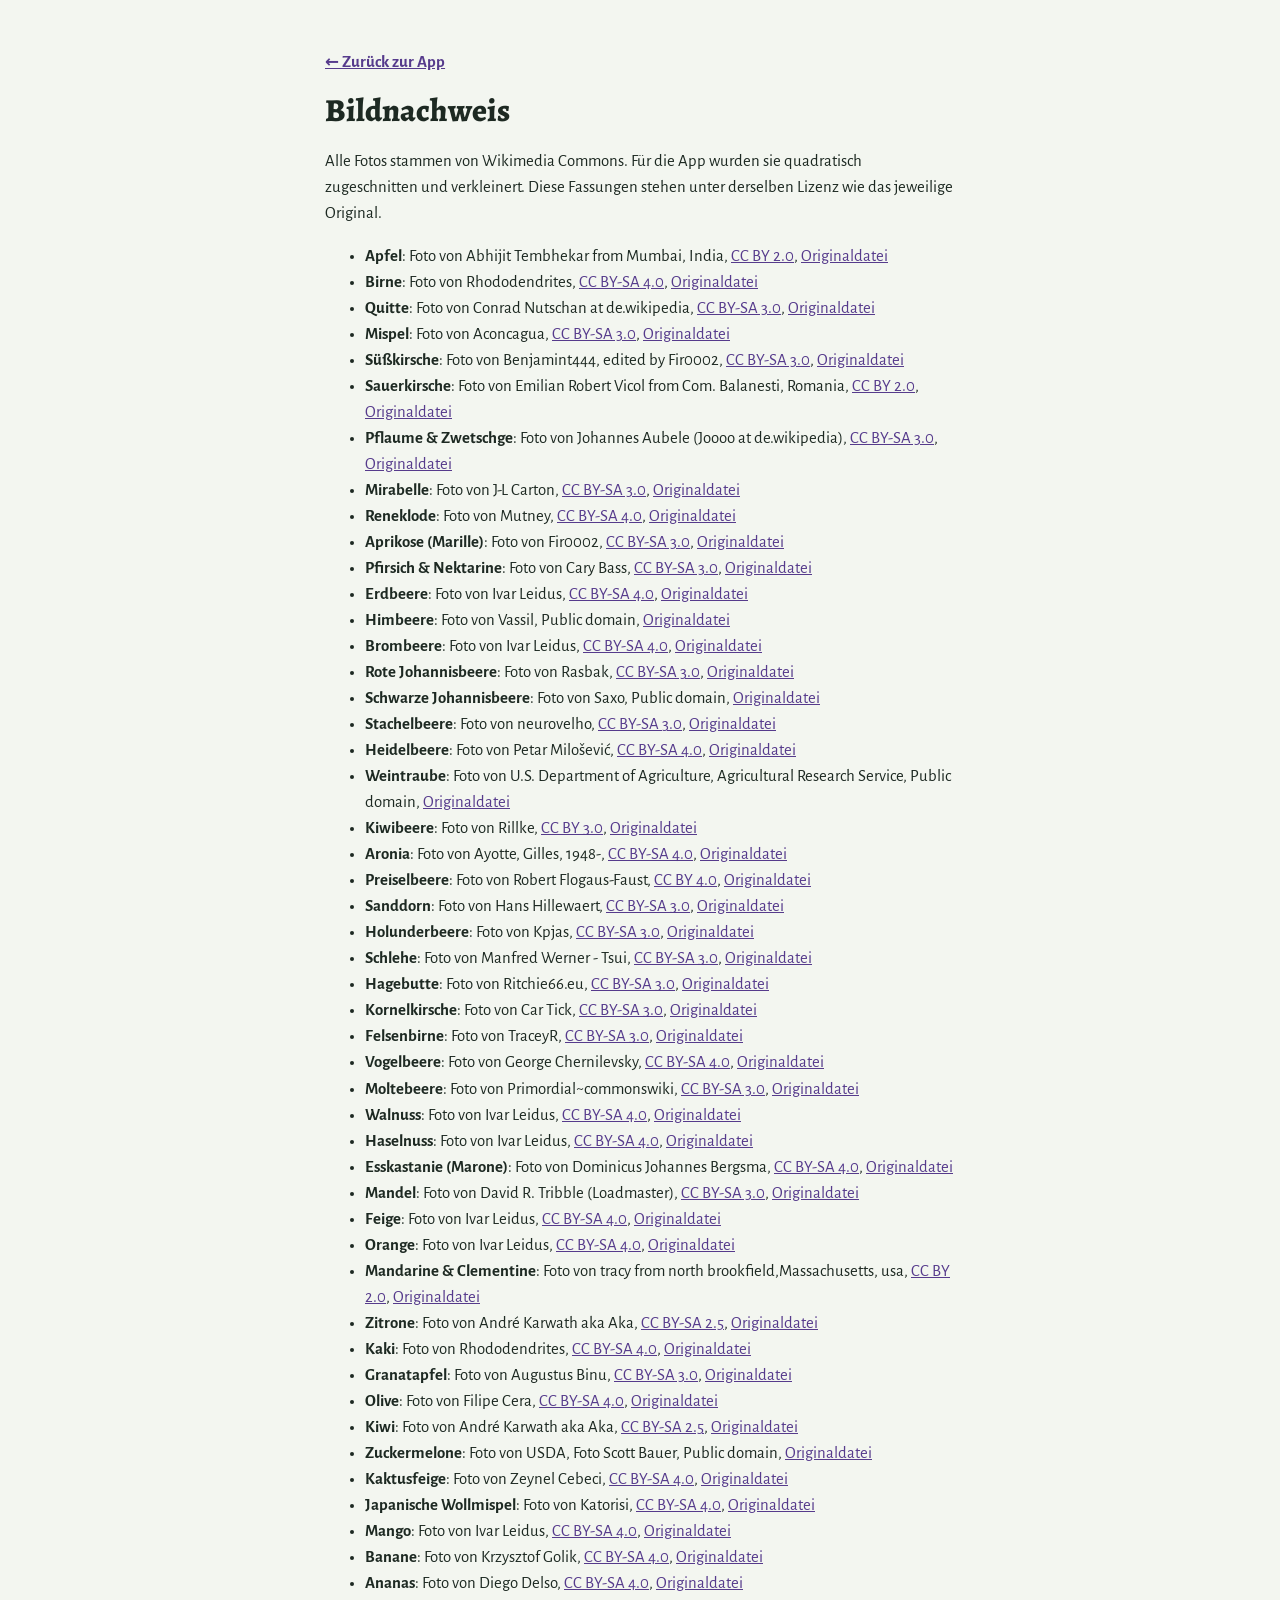
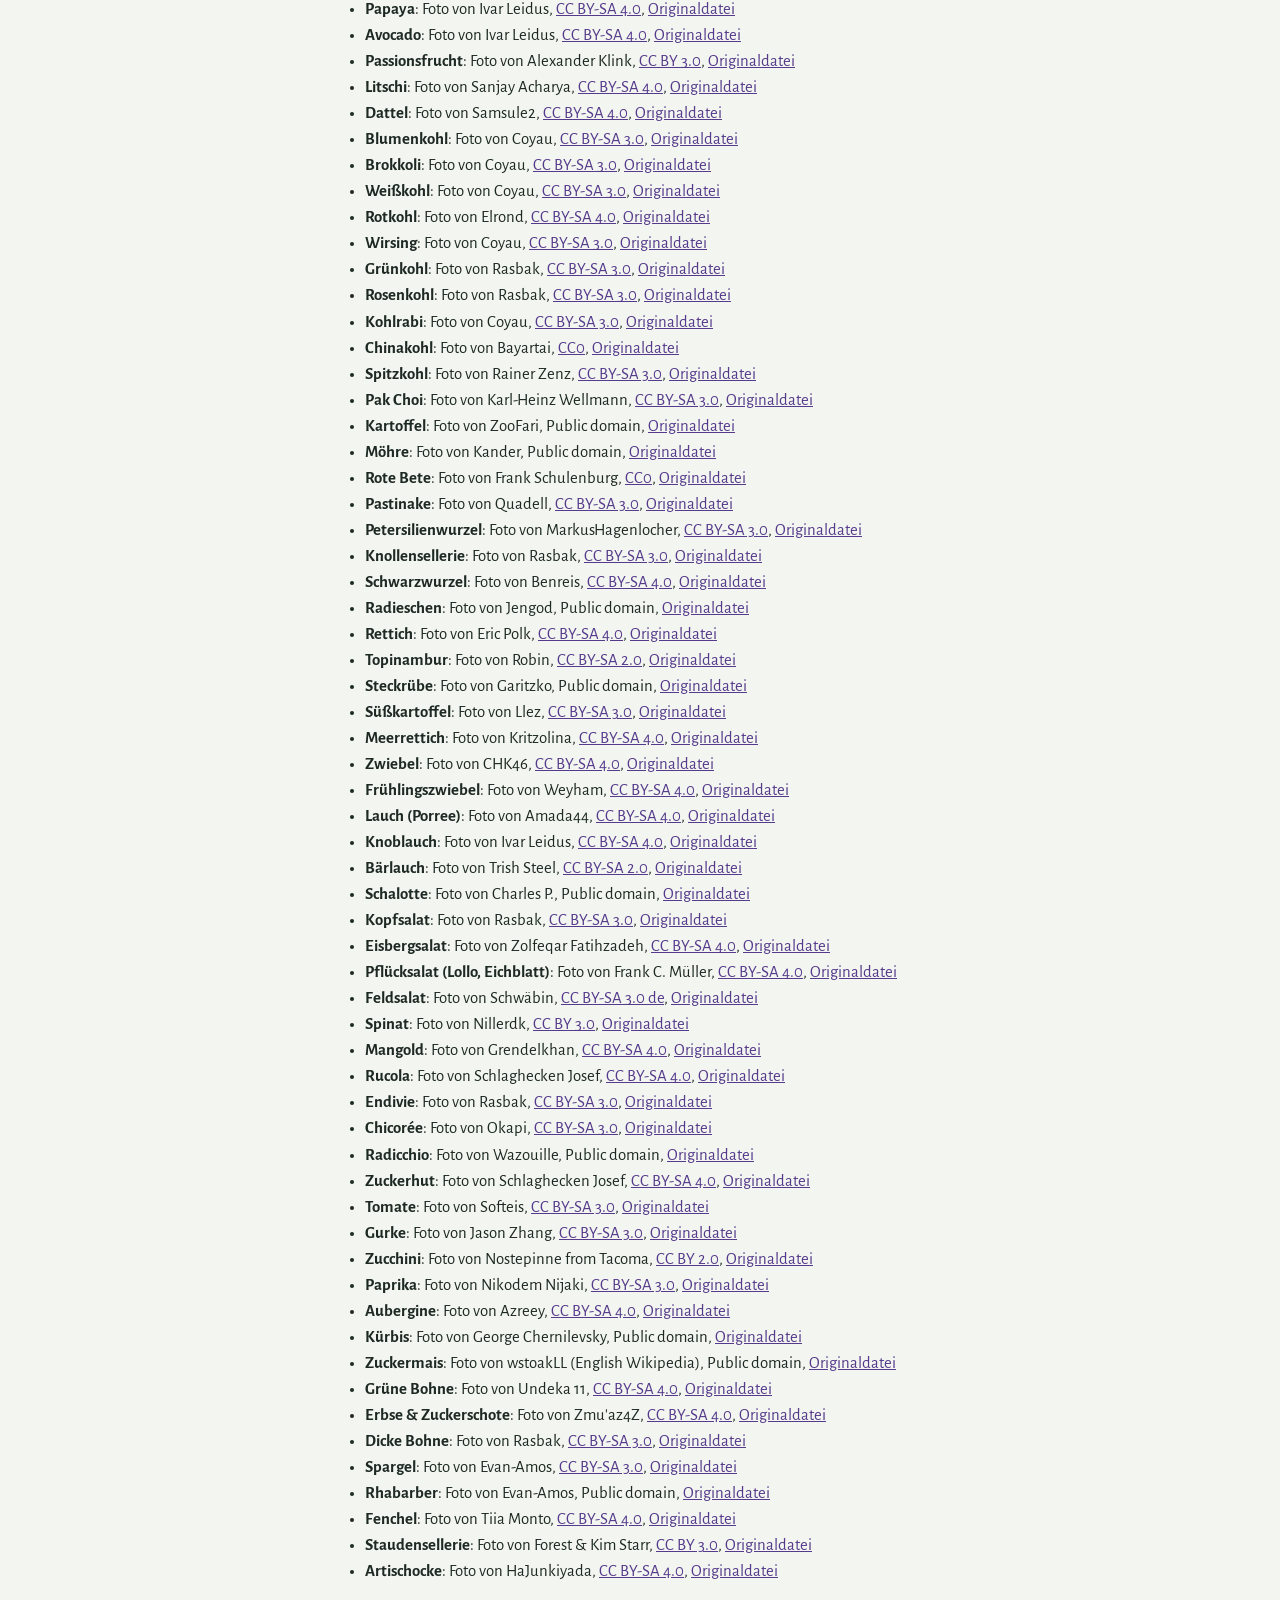
<file: bildnachweis.html>
<!doctype html>
<html lang="de">
<head>
<meta charset="utf-8">
<meta name="viewport" content="width=device-width,initial-scale=1">
<title>Bildnachweis – Saisonobst</title>
<link rel="icon" href="icons/icon.svg" type="image/svg+xml">
<link rel="stylesheet" href="fonts/fonts.css">
<link rel="stylesheet" href="legal.css">
</head>
<body>
<main>
<p><a class="back" href="./">← Zurück zur App</a></p>
<h1>Bildnachweis</h1>
<p>Alle Fotos stammen von Wikimedia Commons. Für die App wurden sie quadratisch zugeschnitten und verkleinert. Diese Fassungen stehen unter derselben Lizenz wie das jeweilige Original.</p>
<ul>
<li><b>Apfel</b>: Foto von Abhijit Tembhekar from Mumbai, India, <a href="https://creativecommons.org/licenses/by/2.0">CC BY 2.0</a>, <a href="https://commons.wikimedia.org/wiki/File:Red_Apple.jpg">Originaldatei</a></li>
<li><b>Birne</b>: Foto von Rhododendrites, <a href="https://creativecommons.org/licenses/by-sa/4.0">CC BY-SA 4.0</a>, <a href="https://commons.wikimedia.org/wiki/File:D'anjou_pear.jpg">Originaldatei</a></li>
<li><b>Quitte</b>: Foto von Conrad Nutschan at de.wikipedia, <a href="http://creativecommons.org/licenses/by-sa/3.0/">CC BY-SA 3.0</a>, <a href="https://commons.wikimedia.org/wiki/File:Quitte_am_Baum.jpg">Originaldatei</a></li>
<li><b>Mispel</b>: Foto von Aconcagua, <a href="https://creativecommons.org/licenses/by-sa/3.0">CC BY-SA 3.0</a>, <a href="https://commons.wikimedia.org/wiki/File:Mispeln.jpg">Originaldatei</a></li>
<li><b>Süßkirsche</b>: Foto von Benjamint444, edited by Fir0002, <a href="http://creativecommons.org/licenses/by-sa/3.0/">CC BY-SA 3.0</a>, <a href="https://commons.wikimedia.org/wiki/File:Cherry_Stella444.jpg">Originaldatei</a></li>
<li><b>Sauerkirsche</b>: Foto von Emilian Robert Vicol from Com. Balanesti, Romania, <a href="https://creativecommons.org/licenses/by/2.0">CC BY 2.0</a>, <a href="https://commons.wikimedia.org/wiki/File:Morello_Cherry_(4792554810).jpg">Originaldatei</a></li>
<li><b>Pflaume &amp; Zwetschge</b>: Foto von Johannes Aubele (Joooo at de.wikipedia), <a href="http://creativecommons.org/licenses/by-sa/3.0/">CC BY-SA 3.0</a>, <a href="https://commons.wikimedia.org/wiki/File:Zwetschge.JPG">Originaldatei</a></li>
<li><b>Mirabelle</b>: Foto von J-L Carton, <a href="http://creativecommons.org/licenses/by-sa/3.0/">CC BY-SA 3.0</a>, <a href="https://commons.wikimedia.org/wiki/File:Mirabelles.jpg">Originaldatei</a></li>
<li><b>Reneklode</b>: Foto von Mutney, <a href="https://creativecommons.org/licenses/by-sa/4.0">CC BY-SA 4.0</a>, <a href="https://commons.wikimedia.org/wiki/File:Greengages%2C_greengrocer's_display%2C_Penzance%2C_August_2023.jpg">Originaldatei</a></li>
<li><b>Aprikose (Marille)</b>: Foto von Fir0002, <a href="http://creativecommons.org/licenses/by-sa/3.0/">CC BY-SA 3.0</a>, <a href="https://commons.wikimedia.org/wiki/File:Apricots.jpg">Originaldatei</a></li>
<li><b>Pfirsich &amp; Nektarine</b>: Foto von Cary Bass, <a href="https://creativecommons.org/licenses/by-sa/3.0">CC BY-SA 3.0</a>, <a href="https://commons.wikimedia.org/wiki/File:Bowl_of_peaches_with_colour_enhanced.jpg">Originaldatei</a></li>
<li><b>Erdbeere</b>: Foto von Ivar Leidus, <a href="https://creativecommons.org/licenses/by-sa/4.0">CC BY-SA 4.0</a>, <a href="https://commons.wikimedia.org/wiki/File:Garden_strawberry_(Fragaria_%C3%97_ananassa)_single2.jpg">Originaldatei</a></li>
<li><b>Himbeere</b>: Foto von Vassil, Public domain, <a href="https://commons.wikimedia.org/wiki/File:Framboise_Margy_3.jpg">Originaldatei</a></li>
<li><b>Brombeere</b>: Foto von Ivar Leidus, <a href="https://creativecommons.org/licenses/by-sa/4.0">CC BY-SA 4.0</a>, <a href="https://commons.wikimedia.org/wiki/File:Blackberries_(Rubus_fruticosus).jpg">Originaldatei</a></li>
<li><b>Rote Johannisbeere</b>: Foto von Rasbak, <a href="http://creativecommons.org/licenses/by-sa/3.0/">CC BY-SA 3.0</a>, <a href="https://commons.wikimedia.org/wiki/File:Rode_bessen_(Ribes_rubrum).jpg">Originaldatei</a></li>
<li><b>Schwarze Johannisbeere</b>: Foto von Saxo, Public domain, <a href="https://commons.wikimedia.org/wiki/File:Schwarzejohannisbeere.jpg">Originaldatei</a></li>
<li><b>Stachelbeere</b>: Foto von neurovelho, <a href="https://creativecommons.org/licenses/by-sa/3.0">CC BY-SA 3.0</a>, <a href="https://commons.wikimedia.org/wiki/File:Gooseberries.jpg">Originaldatei</a></li>
<li><b>Heidelbeere</b>: Foto von Petar Milošević, <a href="https://creativecommons.org/licenses/by-sa/4.0">CC BY-SA 4.0</a>, <a href="https://commons.wikimedia.org/wiki/File:Dish_of_blueberries.jpg">Originaldatei</a></li>
<li><b>Weintraube</b>: Foto von U.S. Department of Agriculture, Agricultural Research Service, Public domain, <a href="https://commons.wikimedia.org/wiki/File:Weintraube_01_KMJ.jpg">Originaldatei</a></li>
<li><b>Kiwibeere</b>: Foto von Rillke, <a href="https://creativecommons.org/licenses/by/3.0">CC BY 3.0</a>, <a href="https://commons.wikimedia.org/wiki/File:Actinidia_arguta_fruit_-_hardy_kiwi_-_Kiwibeere_05.jpg">Originaldatei</a></li>
<li><b>Aronia</b>: Foto von Ayotte, Gilles, 1948-, <a href="https://creativecommons.org/licenses/by-sa/4.0">CC BY-SA 4.0</a>, <a href="https://commons.wikimedia.org/wiki/File:Aronia_melanocarpa_15-p.bot-aroni.melano-06.jpg">Originaldatei</a></li>
<li><b>Preiselbeere</b>: Foto von Robert Flogaus-Faust, <a href="https://creativecommons.org/licenses/by/4.0">CC BY 4.0</a>, <a href="https://commons.wikimedia.org/wiki/File:Vaccinium_vitis-idaea_2_RF.jpg">Originaldatei</a></li>
<li><b>Sanddorn</b>: Foto von Hans Hillewaert, <a href="https://creativecommons.org/licenses/by-sa/3.0">CC BY-SA 3.0</a>, <a href="https://commons.wikimedia.org/wiki/File:Hippophae_rhamnoides.jpg">Originaldatei</a></li>
<li><b>Holunderbeere</b>: Foto von Kpjas, <a href="http://creativecommons.org/licenses/by-sa/3.0/">CC BY-SA 3.0</a>, <a href="https://commons.wikimedia.org/wiki/File:Sambucus_nigra_fruit_kpjas_26082005_1.jpg">Originaldatei</a></li>
<li><b>Schlehe</b>: Foto von Manfred Werner - Tsui, <a href="https://creativecommons.org/licenses/by-sa/3.0">CC BY-SA 3.0</a>, <a href="https://commons.wikimedia.org/wiki/File:Schlehdorn_(Prunus_spinosa)_Nationalpark_Donau-Auen_Orth_an_der_Donau_2012_c.jpg">Originaldatei</a></li>
<li><b>Hagebutte</b>: Foto von Ritchie66.eu, <a href="https://creativecommons.org/licenses/by-sa/3.0">CC BY-SA 3.0</a>, <a href="https://commons.wikimedia.org/wiki/File:Hagebutte_(Rosa_canina).jpg">Originaldatei</a></li>
<li><b>Kornelkirsche</b>: Foto von Car Tick, <a href="https://creativecommons.org/licenses/by-sa/3.0">CC BY-SA 3.0</a>, <a href="https://commons.wikimedia.org/wiki/File:Cornelian_cherry_1.JPG">Originaldatei</a></li>
<li><b>Felsenbirne</b>: Foto von TraceyR, <a href="https://creativecommons.org/licenses/by-sa/3.0">CC BY-SA 3.0</a>, <a href="https://commons.wikimedia.org/wiki/File:Amelanchier_Lamarckii.JPG">Originaldatei</a></li>
<li><b>Vogelbeere</b>: Foto von George Chernilevsky, <a href="https://creativecommons.org/licenses/by-sa/4.0">CC BY-SA 4.0</a>, <a href="https://commons.wikimedia.org/wiki/File:Sorbus_aucuparia_2022_G1.jpg">Originaldatei</a></li>
<li><b>Moltebeere</b>: Foto von Primordial~commonswiki, <a href="http://creativecommons.org/licenses/by-sa/3.0/">CC BY-SA 3.0</a>, <a href="https://commons.wikimedia.org/wiki/File:Hjortron.png">Originaldatei</a></li>
<li><b>Walnuss</b>: Foto von Ivar Leidus, <a href="https://creativecommons.org/licenses/by-sa/4.0">CC BY-SA 4.0</a>, <a href="https://commons.wikimedia.org/wiki/File:Walnuts_-_whole_and_open_with_halved_kernel.jpg">Originaldatei</a></li>
<li><b>Haselnuss</b>: Foto von Ivar Leidus, <a href="https://creativecommons.org/licenses/by-sa/4.0">CC BY-SA 4.0</a>, <a href="https://commons.wikimedia.org/wiki/File:Hazelnuts_(Corylus_avellana)_-_whole_with_kernels.jpg">Originaldatei</a></li>
<li><b>Esskastanie (Marone)</b>: Foto von Dominicus Johannes Bergsma, <a href="https://creativecommons.org/licenses/by-sa/4.0">CC BY-SA 4.0</a>, <a href="https://commons.wikimedia.org/wiki/File:Afgevallen_kastanje_van_een_Tamme_kastanje_(Castanea_sativa)_17-10-2021_(d.j.b.)_01.jpg">Originaldatei</a></li>
<li><b>Mandel</b>: Foto von David R. Tribble (Loadmaster), <a href="https://creativecommons.org/licenses/by-sa/3.0">CC BY-SA 3.0</a>, <a href="https://commons.wikimedia.org/wiki/File:Almonds_1.jpg">Originaldatei</a></li>
<li><b>Feige</b>: Foto von Ivar Leidus, <a href="https://creativecommons.org/licenses/by-sa/4.0">CC BY-SA 4.0</a>, <a href="https://commons.wikimedia.org/wiki/File:Fig_(Ficus_carica)_fruit_halved.jpg">Originaldatei</a></li>
<li><b>Orange</b>: Foto von Ivar Leidus, <a href="https://creativecommons.org/licenses/by-sa/4.0">CC BY-SA 4.0</a>, <a href="https://commons.wikimedia.org/wiki/File:Oranges_-_whole-halved-segment.jpg">Originaldatei</a></li>
<li><b>Mandarine &amp; Clementine</b>: Foto von tracy from north brookfield,Massachusetts, usa, <a href="https://creativecommons.org/licenses/by/2.0">CC BY 2.0</a>, <a href="https://commons.wikimedia.org/wiki/File:Oh_my_darling.jpg">Originaldatei</a></li>
<li><b>Zitrone</b>: Foto von André Karwath aka Aka, <a href="https://creativecommons.org/licenses/by-sa/2.5">CC BY-SA 2.5</a>, <a href="https://commons.wikimedia.org/wiki/File:Lemon.jpg">Originaldatei</a></li>
<li><b>Kaki</b>: Foto von Rhododendrites, <a href="https://creativecommons.org/licenses/by-sa/4.0">CC BY-SA 4.0</a>, <a href="https://commons.wikimedia.org/wiki/File:Persimmon_top.jpg">Originaldatei</a></li>
<li><b>Granatapfel</b>: Foto von Augustus Binu, <a href="https://creativecommons.org/licenses/by-sa/3.0">CC BY-SA 3.0</a>, <a href="https://commons.wikimedia.org/wiki/File:Pomegranate_(fruit).jpg">Originaldatei</a></li>
<li><b>Olive</b>: Foto von Filipe Cera, <a href="https://creativecommons.org/licenses/by-sa/4.0">CC BY-SA 4.0</a>, <a href="https://commons.wikimedia.org/wiki/File:Olea_europaea_var._sylvestris.jpg">Originaldatei</a></li>
<li><b>Kiwi</b>: Foto von André Karwath aka Aka, <a href="https://creativecommons.org/licenses/by-sa/2.5">CC BY-SA 2.5</a>, <a href="https://commons.wikimedia.org/wiki/File:Kiwi_aka.jpg">Originaldatei</a></li>
<li><b>Zuckermelone</b>: Foto von USDA, Foto Scott Bauer, Public domain, <a href="https://commons.wikimedia.org/wiki/File:Cucumis_melo_var._reticulatus_(photo_by_Scott_Bauer).jpg">Originaldatei</a></li>
<li><b>Kaktusfeige</b>: Foto von Zeynel Cebeci, <a href="https://creativecommons.org/licenses/by-sa/4.0">CC BY-SA 4.0</a>, <a href="https://commons.wikimedia.org/wiki/File:Hint_inciri_-_Indian_fig_-_Opuntia_ficus-indica_02.JPG">Originaldatei</a></li>
<li><b>Japanische Wollmispel</b>: Foto von Katorisi, <a href="https://creativecommons.org/licenses/by-sa/4.0">CC BY-SA 4.0</a>, <a href="https://commons.wikimedia.org/wiki/File:Japanese_Loquat%2C_Minamiboso_city%2C_Japan.jpg">Originaldatei</a></li>
<li><b>Mango</b>: Foto von Ivar Leidus, <a href="https://creativecommons.org/licenses/by-sa/4.0">CC BY-SA 4.0</a>, <a href="https://commons.wikimedia.org/wiki/File:Mangos_-_single_and_halved.jpg">Originaldatei</a></li>
<li><b>Banane</b>: Foto von Krzysztof Golik, <a href="https://creativecommons.org/licenses/by-sa/4.0">CC BY-SA 4.0</a>, <a href="https://commons.wikimedia.org/wiki/File:Bananas_on_black_background_02.jpg">Originaldatei</a></li>
<li><b>Ananas</b>: Foto von Diego Delso, <a href="https://creativecommons.org/licenses/by-sa/4.0">CC BY-SA 4.0</a>, <a href="https://commons.wikimedia.org/wiki/File:Pi%C3%B1a_(Ananas_comosus)%2C_Parque_Nacional_de_Lokobe%2C_Nosy_Be%2C_Madagascar%2C_2025-09-21%2C_DD_39.jpg">Originaldatei</a></li>
<li><b>Papaya</b>: Foto von Ivar Leidus, <a href="https://creativecommons.org/licenses/by-sa/4.0">CC BY-SA 4.0</a>, <a href="https://commons.wikimedia.org/wiki/File:Papaya_-_longitudinal_section.jpg">Originaldatei</a></li>
<li><b>Avocado</b>: Foto von Ivar Leidus, <a href="https://creativecommons.org/licenses/by-sa/4.0">CC BY-SA 4.0</a>, <a href="https://commons.wikimedia.org/wiki/File:Avocado_Hass_-_single_and_halved.jpg">Originaldatei</a></li>
<li><b>Passionsfrucht</b>: Foto von Alexander Klink, <a href="https://creativecommons.org/licenses/by/3.0">CC BY 3.0</a>, <a href="https://commons.wikimedia.org/wiki/File:Passiflora_Edulis_Open_Fruit2.jpg">Originaldatei</a></li>
<li><b>Litschi</b>: Foto von Sanjay Acharya, <a href="https://creativecommons.org/licenses/by-sa/4.0">CC BY-SA 4.0</a>, <a href="https://commons.wikimedia.org/wiki/File:Lychee_Fruit.jpg">Originaldatei</a></li>
<li><b>Dattel</b>: Foto von Samsule2, <a href="https://creativecommons.org/licenses/by-sa/4.0">CC BY-SA 4.0</a>, <a href="https://commons.wikimedia.org/wiki/File:Pile_of_Wet_Dates_at_Barkin_Dogo_Market%2C_Kaduna_North.jpg">Originaldatei</a></li>
<li><b>Blumenkohl</b>: Foto von Coyau, <a href="https://creativecommons.org/licenses/by-sa/3.0">CC BY-SA 3.0</a>, <a href="https://commons.wikimedia.org/wiki/File:Chou-fleur_02.jpg">Originaldatei</a></li>
<li><b>Brokkoli</b>: Foto von Coyau, <a href="https://creativecommons.org/licenses/by-sa/3.0">CC BY-SA 3.0</a>, <a href="https://commons.wikimedia.org/wiki/File:Brocoli_03.jpg">Originaldatei</a></li>
<li><b>Weißkohl</b>: Foto von Coyau, <a href="https://creativecommons.org/licenses/by-sa/3.0">CC BY-SA 3.0</a>, <a href="https://commons.wikimedia.org/wiki/File:Chou_cabus_blanc_01.jpg">Originaldatei</a></li>
<li><b>Rotkohl</b>: Foto von Elrond, <a href="https://creativecommons.org/licenses/by-sa/4.0">CC BY-SA 4.0</a>, <a href="https://commons.wikimedia.org/wiki/File:Rotkohl_(Brassica_oleracea_convar).JPG">Originaldatei</a></li>
<li><b>Wirsing</b>: Foto von Coyau, <a href="https://creativecommons.org/licenses/by-sa/3.0">CC BY-SA 3.0</a>, <a href="https://commons.wikimedia.org/wiki/File:Chou_de_Milan_02.jpg">Originaldatei</a></li>
<li><b>Grünkohl</b>: Foto von Rasbak, <a href="http://creativecommons.org/licenses/by-sa/3.0/">CC BY-SA 3.0</a>, <a href="https://commons.wikimedia.org/wiki/File:Boerenkool.jpg">Originaldatei</a></li>
<li><b>Rosenkohl</b>: Foto von Rasbak, <a href="http://creativecommons.org/licenses/by-sa/3.0/">CC BY-SA 3.0</a>, <a href="https://commons.wikimedia.org/wiki/File:Spruitjes.jpg">Originaldatei</a></li>
<li><b>Kohlrabi</b>: Foto von Coyau, <a href="https://creativecommons.org/licenses/by-sa/3.0">CC BY-SA 3.0</a>, <a href="https://commons.wikimedia.org/wiki/File:Chou-rave_10.jpg">Originaldatei</a></li>
<li><b>Chinakohl</b>: Foto von Bayartai, <a href="http://creativecommons.org/publicdomain/zero/1.0/deed.en">CC0</a>, <a href="https://commons.wikimedia.org/wiki/File:Napa_cabbages.png">Originaldatei</a></li>
<li><b>Spitzkohl</b>: Foto von Rainer Zenz, <a href="http://creativecommons.org/licenses/by-sa/3.0/">CC BY-SA 3.0</a>, <a href="https://commons.wikimedia.org/wiki/File:Spitzkohl-2.jpg">Originaldatei</a></li>
<li><b>Pak Choi</b>: Foto von Karl-Heinz Wellmann, <a href="https://creativecommons.org/licenses/by-sa/3.0">CC BY-SA 3.0</a>, <a href="https://commons.wikimedia.org/wiki/File:Baby_Pak_Choi_(02).JPG">Originaldatei</a></li>
<li><b>Kartoffel</b>: Foto von ZooFari, Public domain, <a href="https://commons.wikimedia.org/wiki/File:Russet_potato_cultivar_with_sprouts.jpg">Originaldatei</a></li>
<li><b>Möhre</b>: Foto von Kander, Public domain, <a href="https://commons.wikimedia.org/wiki/File:Carrots.JPG">Originaldatei</a></li>
<li><b>Rote Bete</b>: Foto von Frank Schulenburg, <a href="http://creativecommons.org/publicdomain/zero/1.0/deed.en">CC0</a>, <a href="https://commons.wikimedia.org/wiki/File:Beta_vulgaris%2C_San_Francisco_farmers_market.jpg">Originaldatei</a></li>
<li><b>Pastinake</b>: Foto von Quadell, <a href="http://creativecommons.org/licenses/by-sa/3.0/">CC BY-SA 3.0</a>, <a href="https://commons.wikimedia.org/wiki/File:Parsnips-1.jpg">Originaldatei</a></li>
<li><b>Petersilienwurzel</b>: Foto von MarkusHagenlocher, <a href="http://creativecommons.org/licenses/by-sa/3.0/">CC BY-SA 3.0</a>, <a href="https://commons.wikimedia.org/wiki/File:Wurzelpetersilie_Wurzel.jpg">Originaldatei</a></li>
<li><b>Knollensellerie</b>: Foto von Rasbak, <a href="http://creativecommons.org/licenses/by-sa/3.0/">CC BY-SA 3.0</a>, <a href="https://commons.wikimedia.org/wiki/File:Knolselderij_plant_(Apium_graveolens_var._rapaceum)_'Dolvi'.jpg">Originaldatei</a></li>
<li><b>Schwarzwurzel</b>: Foto von Benreis, <a href="https://creativecommons.org/licenses/by-sa/4.0">CC BY-SA 4.0</a>, <a href="https://commons.wikimedia.org/wiki/File:Schwarzwurzeln_roh.jpg">Originaldatei</a></li>
<li><b>Radieschen</b>: Foto von Jengod, Public domain, <a href="https://commons.wikimedia.org/wiki/File:Radish_3371103037_4ab07db0bf_o.jpg">Originaldatei</a></li>
<li><b>Rettich</b>: Foto von Eric Polk, <a href="https://creativecommons.org/licenses/by-sa/4.0">CC BY-SA 4.0</a>, <a href="https://commons.wikimedia.org/wiki/File:Daikon_radish_-_Minowase.jpg">Originaldatei</a></li>
<li><b>Topinambur</b>: Foto von Robin, <a href="https://creativecommons.org/licenses/by-sa/2.0">CC BY-SA 2.0</a>, <a href="https://commons.wikimedia.org/wiki/File:Jerusalem_artichokes.jpg">Originaldatei</a></li>
<li><b>Steckrübe</b>: Foto von Garitzko, Public domain, <a href="https://commons.wikimedia.org/wiki/File:Steckr%C3%BCbe_(Brassica_napus_subsp_rapifera).jpg">Originaldatei</a></li>
<li><b>Süßkartoffel</b>: Foto von Llez, <a href="https://creativecommons.org/licenses/by-sa/3.0">CC BY-SA 3.0</a>, <a href="https://commons.wikimedia.org/wiki/File:Ipomoea_batatas_006.JPG">Originaldatei</a></li>
<li><b>Meerrettich</b>: Foto von Kritzolina, <a href="https://creativecommons.org/licenses/by-sa/4.0">CC BY-SA 4.0</a>, <a href="https://commons.wikimedia.org/wiki/File:Gem%C3%BCsestand_am_Viktualienmarkt_M%C3%BCnchen_04.jpg">Originaldatei</a></li>
<li><b>Zwiebel</b>: Foto von CHK46, <a href="https://creativecommons.org/licenses/by-sa/4.0">CC BY-SA 4.0</a>, <a href="https://commons.wikimedia.org/wiki/File:Zwiebeln_auf_Antigua.jpg">Originaldatei</a></li>
<li><b>Frühlingszwiebel</b>: Foto von Weyham, <a href="https://creativecommons.org/licenses/by-sa/4.0">CC BY-SA 4.0</a>, <a href="https://commons.wikimedia.org/wiki/File:Spring_Onions_at_Bakin_Dogo_market_Kaduna_04.jpg">Originaldatei</a></li>
<li><b>Lauch (Porree)</b>: Foto von Amada44, <a href="https://creativecommons.org/licenses/by-sa/4.0">CC BY-SA 4.0</a>, <a href="https://commons.wikimedia.org/wiki/File:Leek_on_white_background_-_0947.jpg">Originaldatei</a></li>
<li><b>Knoblauch</b>: Foto von Ivar Leidus, <a href="https://creativecommons.org/licenses/by-sa/4.0">CC BY-SA 4.0</a>, <a href="https://commons.wikimedia.org/wiki/File:Garlic_bulbs_and_cloves.jpg">Originaldatei</a></li>
<li><b>Bärlauch</b>: Foto von Trish Steel, <a href="https://creativecommons.org/licenses/by-sa/2.0">CC BY-SA 2.0</a>, <a href="https://commons.wikimedia.org/wiki/File:Wild_garlic%2C_Verditch_Chase_-_geograph.org.uk_-_1285584.jpg">Originaldatei</a></li>
<li><b>Schalotte</b>: Foto von Charles P., Public domain, <a href="https://commons.wikimedia.org/wiki/File:Shallots_-_sliced_and_whole.jpg">Originaldatei</a></li>
<li><b>Kopfsalat</b>: Foto von Rasbak, <a href="http://creativecommons.org/licenses/by-sa/3.0/">CC BY-SA 3.0</a>, <a href="https://commons.wikimedia.org/wiki/File:Kropsla_herfst.jpg">Originaldatei</a></li>
<li><b>Eisbergsalat</b>: Foto von Zolfeqar Fatihzadeh, <a href="https://creativecommons.org/licenses/by-sa/4.0">CC BY-SA 4.0</a>, <a href="https://commons.wikimedia.org/wiki/File:Iceberg_lettuce_in_Poplar_Farmhouse_(87696).jpg">Originaldatei</a></li>
<li><b>Pflücksalat (Lollo, Eichblatt)</b>: Foto von Frank C. Müller, <a href="https://creativecommons.org/licenses/by-sa/4.0">CC BY-SA 4.0</a>, <a href="https://commons.wikimedia.org/wiki/File:Salat_Lollo_Bionda_(fcm).jpg">Originaldatei</a></li>
<li><b>Feldsalat</b>: Foto von Schwäbin, <a href="https://creativecommons.org/licenses/by-sa/3.0/de/deed.en">CC BY-SA 3.0 de</a>, <a href="https://commons.wikimedia.org/wiki/File:Ackersalat02.jpg">Originaldatei</a></li>
<li><b>Spinat</b>: Foto von Nillerdk, <a href="https://creativecommons.org/licenses/by/3.0">CC BY 3.0</a>, <a href="https://commons.wikimedia.org/wiki/File:Spinach_leaves.jpg">Originaldatei</a></li>
<li><b>Mangold</b>: Foto von Grendelkhan, <a href="https://creativecommons.org/licenses/by-sa/4.0">CC BY-SA 4.0</a>, <a href="https://commons.wikimedia.org/wiki/File:Rainbow_chard_for_sale_at_the_Campbell_farmers_market.jpg">Originaldatei</a></li>
<li><b>Rucola</b>: Foto von Schlaghecken Josef, <a href="https://creativecommons.org/licenses/by-sa/4.0">CC BY-SA 4.0</a>, <a href="https://commons.wikimedia.org/wiki/File:Rucola_F%C3%A4ulnis_in_Packung-1-JS.jpg">Originaldatei</a></li>
<li><b>Endivie</b>: Foto von Rasbak, <a href="https://creativecommons.org/licenses/by-sa/3.0">CC BY-SA 3.0</a>, <a href="https://commons.wikimedia.org/wiki/File:Cichorium_endivia_var._crispum_(01).jpg">Originaldatei</a></li>
<li><b>Chicorée</b>: Foto von Okapi, <a href="http://creativecommons.org/licenses/by-sa/3.0/">CC BY-SA 3.0</a>, <a href="https://commons.wikimedia.org/wiki/File:Endivie.jpg">Originaldatei</a></li>
<li><b>Radicchio</b>: Foto von Wazouille, Public domain, <a href="https://commons.wikimedia.org/wiki/File:Trevisane1.jpg">Originaldatei</a></li>
<li><b>Zuckerhut</b>: Foto von Schlaghecken Josef, <a href="https://creativecommons.org/licenses/by-sa/4.0">CC BY-SA 4.0</a>, <a href="https://commons.wikimedia.org/wiki/File:Zuckerhut_(Cichorium_intybus_var._foliosum)_unter_Schutznetz-2-Josef_Schlaghecken.jpg">Originaldatei</a></li>
<li><b>Tomate</b>: Foto von Softeis, <a href="http://creativecommons.org/licenses/by-sa/3.0/">CC BY-SA 3.0</a>, <a href="https://commons.wikimedia.org/wiki/File:Tomato_je.jpg">Originaldatei</a></li>
<li><b>Gurke</b>: Foto von Jason Zhang, <a href="https://creativecommons.org/licenses/by-sa/3.0">CC BY-SA 3.0</a>, <a href="https://commons.wikimedia.org/wiki/File:Ryerson_Market_cucumbers_on_sale.jpg">Originaldatei</a></li>
<li><b>Zucchini</b>: Foto von Nostepinne from Tacoma, <a href="https://creativecommons.org/licenses/by/2.0">CC BY 2.0</a>, <a href="https://commons.wikimedia.org/wiki/File:Cucurbita_pepo_Black_Zucchini_First_-Zucchini_of_the_season.jpg">Originaldatei</a></li>
<li><b>Paprika</b>: Foto von Nikodem Nijaki, <a href="https://creativecommons.org/licenses/by-sa/3.0">CC BY-SA 3.0</a>, <a href="https://commons.wikimedia.org/wiki/File:Capsicum_annuum_fruits_IMGP0049.jpg">Originaldatei</a></li>
<li><b>Aubergine</b>: Foto von Azreey, <a href="https://creativecommons.org/licenses/by-sa/4.0">CC BY-SA 4.0</a>, <a href="https://commons.wikimedia.org/wiki/File:An_aubergine-eggplant-brinjal_plant_with_a_hanging_fruit..jpg">Originaldatei</a></li>
<li><b>Kürbis</b>: Foto von George Chernilevsky, Public domain, <a href="https://commons.wikimedia.org/wiki/File:Cucurbita_2011_G1.jpg">Originaldatei</a></li>
<li><b>Zuckermais</b>: Foto von wstoakLL (English Wikipedia), Public domain, <a href="https://commons.wikimedia.org/wiki/File:VegCorn.jpg">Originaldatei</a></li>
<li><b>Grüne Bohne</b>: Foto von Undeka 11, <a href="https://creativecommons.org/licenses/by-sa/4.0">CC BY-SA 4.0</a>, <a href="https://commons.wikimedia.org/wiki/File:Macro_of_Fresh_Green_Beans_Buncis.jpg">Originaldatei</a></li>
<li><b>Erbse &amp; Zuckerschote</b>: Foto von Zmu'az4Z, <a href="https://creativecommons.org/licenses/by-sa/4.0">CC BY-SA 4.0</a>, <a href="https://commons.wikimedia.org/wiki/File:Pea_pod.jpg">Originaldatei</a></li>
<li><b>Dicke Bohne</b>: Foto von Rasbak, <a href="https://creativecommons.org/licenses/by-sa/3.0">CC BY-SA 3.0</a>, <a href="https://commons.wikimedia.org/wiki/File:Vicia_faba_pod_(04).jpg">Originaldatei</a></li>
<li><b>Spargel</b>: Foto von Evan-Amos, <a href="https://creativecommons.org/licenses/by-sa/3.0">CC BY-SA 3.0</a>, <a href="https://commons.wikimedia.org/wiki/File:Asparagus-Bundle.jpg">Originaldatei</a></li>
<li><b>Rhabarber</b>: Foto von Evan-Amos, Public domain, <a href="https://commons.wikimedia.org/wiki/File:CSA-Rhubarb.jpg">Originaldatei</a></li>
<li><b>Fenchel</b>: Foto von Tiia Monto, <a href="https://creativecommons.org/licenses/by-sa/4.0">CC BY-SA 4.0</a>, <a href="https://commons.wikimedia.org/wiki/File:Fennel_bulb.jpg">Originaldatei</a></li>
<li><b>Staudensellerie</b>: Foto von Forest &amp; Kim Starr, <a href="https://creativecommons.org/licenses/by/3.0">CC BY 3.0</a>, <a href="https://commons.wikimedia.org/wiki/File:Starr_070730-7896_Apium_graveolens_var._dulce.jpg">Originaldatei</a></li>
<li><b>Artischocke</b>: Foto von HaJunkiyada, <a href="https://creativecommons.org/licenses/by-sa/4.0">CC BY-SA 4.0</a>, <a href="https://commons.wikimedia.org/wiki/File:Liat_Portal_for_Foodie_Disorder_-_North_African_style_artichokes_boiled_with_lemon.jpg">Originaldatei</a></li>
</ul>
</main>
</body>
</html>
</file>
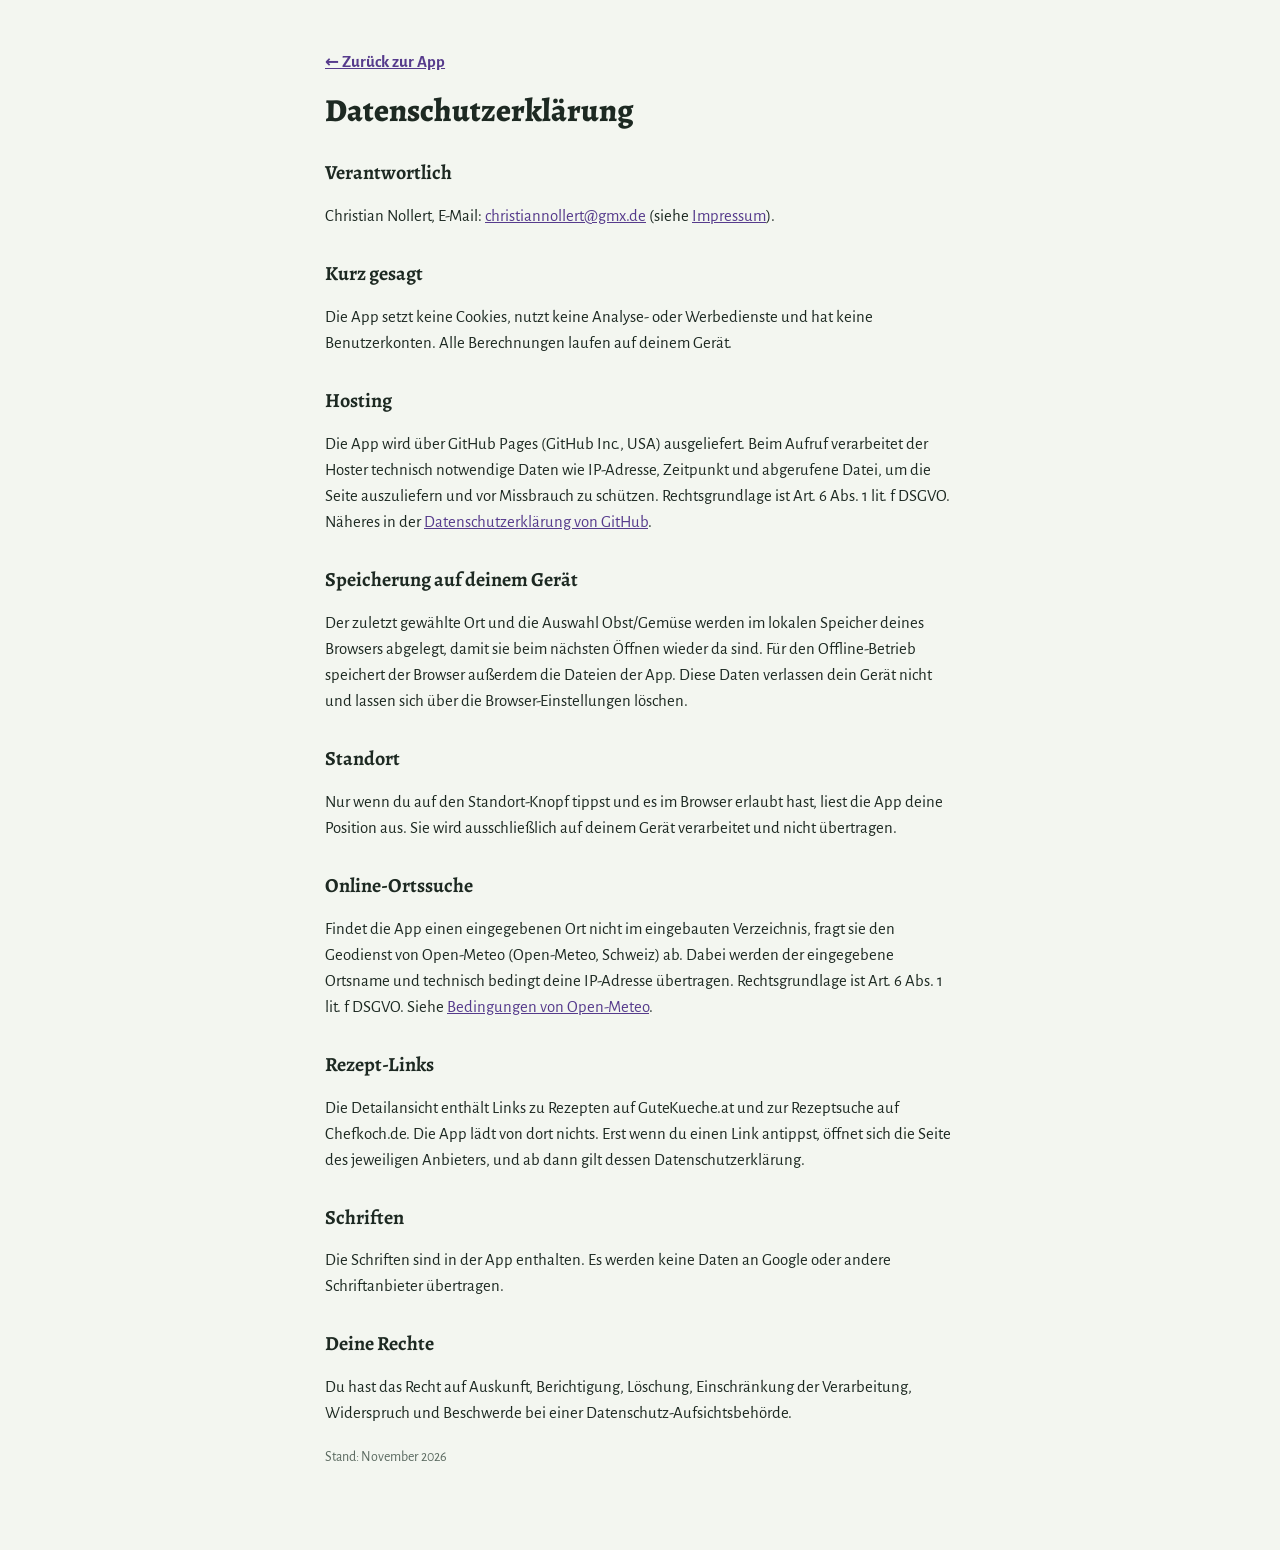
<file: datenschutz.html>
<!doctype html>
<html lang="de">
<head>
<meta charset="utf-8">
<meta name="viewport" content="width=device-width,initial-scale=1">
<title>Datenschutz – Saisonobst</title>
<link rel="icon" href="icons/icon.svg" type="image/svg+xml">
<link rel="stylesheet" href="fonts/fonts.css">
<link rel="stylesheet" href="legal.css">
</head>
<body>
<main>
<p><a class="back" href="./">← Zurück zur App</a></p>
<h1>Datenschutzerklärung</h1>
<h2>Verantwortlich</h2>
<p>Christian Nollert, E-Mail: <a href="mailto:christiannollert@gmx.de">christiannollert@gmx.de</a> (siehe <a href="impressum.html">Impressum</a>).</p>
<h2>Kurz gesagt</h2>
<p>Die App setzt keine Cookies, nutzt keine Analyse- oder Werbedienste und hat keine Benutzerkonten. Alle Berechnungen laufen auf deinem Gerät.</p>
<h2>Hosting</h2>
<p>Die App wird über GitHub Pages (GitHub Inc., USA) ausgeliefert. Beim Aufruf verarbeitet der Hoster technisch notwendige Daten wie IP-Adresse, Zeitpunkt und abgerufene Datei, um die Seite auszuliefern und vor Missbrauch zu schützen. Rechtsgrundlage ist Art. 6 Abs. 1 lit. f DSGVO. Näheres in der <a href="https://docs.github.com/de/site-policy/privacy-policies/github-general-privacy-statement">Datenschutzerklärung von GitHub</a>.</p>
<h2>Speicherung auf deinem Gerät</h2>
<p>Der zuletzt gewählte Ort und die Auswahl Obst/Gemüse werden im lokalen Speicher deines Browsers abgelegt, damit sie beim nächsten Öffnen wieder da sind. Für den Offline-Betrieb speichert der Browser außerdem die Dateien der App. Diese Daten verlassen dein Gerät nicht und lassen sich über die Browser-Einstellungen löschen.</p>
<h2>Standort</h2>
<p>Nur wenn du auf den Standort-Knopf tippst und es im Browser erlaubt hast, liest die App deine Position aus. Sie wird ausschließlich auf deinem Gerät verarbeitet und nicht übertragen.</p>
<h2>Online-Ortssuche</h2>
<p>Findet die App einen eingegebenen Ort nicht im eingebauten Verzeichnis, fragt sie den Geodienst von Open-Meteo (Open-Meteo, Schweiz) ab. Dabei werden der eingegebene Ortsname und technisch bedingt deine IP-Adresse übertragen. Rechtsgrundlage ist Art. 6 Abs. 1 lit. f DSGVO. Siehe <a href="https://open-meteo.com/en/terms">Bedingungen von Open-Meteo</a>.</p>
<h2>Rezept-Links</h2>
<p>Die Detailansicht enthält Links zu Rezepten auf GuteKueche.at und zur Rezeptsuche auf Chefkoch.de. Die App lädt von dort nichts. Erst wenn du einen Link antippst, öffnet sich die Seite des jeweiligen Anbieters, und ab dann gilt dessen Datenschutzerklärung.</p>
<h2>Schriften</h2>
<p>Die Schriften sind in der App enthalten. Es werden keine Daten an Google oder andere Schriftanbieter übertragen.</p>
<h2>Deine Rechte</h2>
<p>Du hast das Recht auf Auskunft, Berichtigung, Löschung, Einschränkung der Verarbeitung, Widerspruch und Beschwerde bei einer Datenschutz-Aufsichtsbehörde.</p>
<p><small>Stand: November 2026</small></p>
</main>
</body>
</html>
</file>
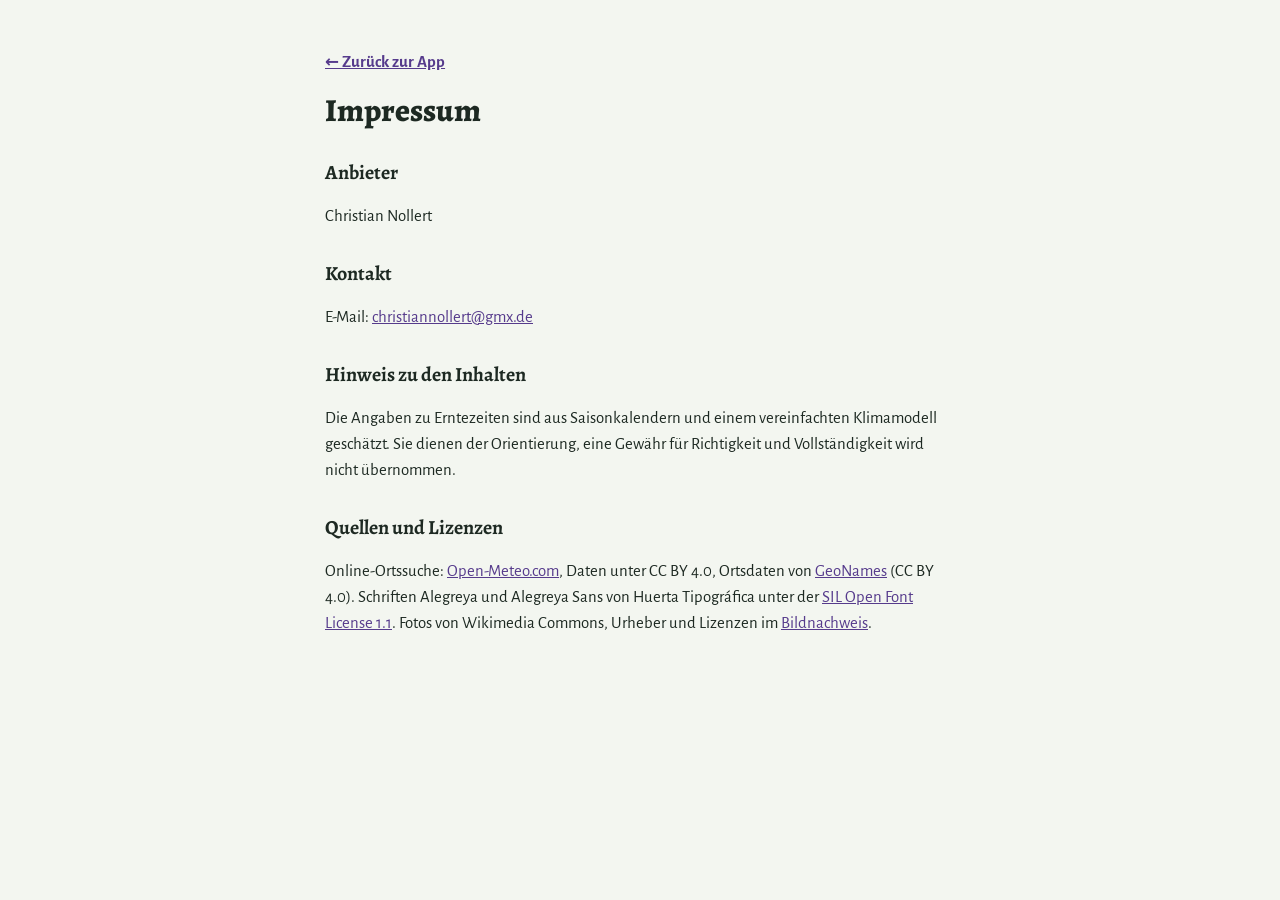
<file: impressum.html>
<!doctype html>
<html lang="de">
<head>
<meta charset="utf-8">
<meta name="viewport" content="width=device-width,initial-scale=1">
<title>Impressum – Saisonobst</title>
<link rel="icon" href="icons/icon.svg" type="image/svg+xml">
<link rel="stylesheet" href="fonts/fonts.css">
<link rel="stylesheet" href="legal.css">
</head>
<body>
<main>
<p><a class="back" href="./">← Zurück zur App</a></p>
<h1>Impressum</h1>
<h2>Anbieter</h2>
<p>Christian Nollert</p>
<h2>Kontakt</h2>
<p>E-Mail: <a href="mailto:christiannollert@gmx.de">christiannollert@gmx.de</a></p>
<h2>Hinweis zu den Inhalten</h2>
<p>Die Angaben zu Erntezeiten sind aus Saisonkalendern und einem vereinfachten Klimamodell geschätzt. Sie dienen der Orientierung, eine Gewähr für Richtigkeit und Vollständigkeit wird nicht übernommen.</p>
<h2>Quellen und Lizenzen</h2>
<p>Online-Ortssuche: <a href="https://open-meteo.com/">Open-Meteo.com</a>, Daten unter CC BY 4.0, Ortsdaten von <a href="https://www.geonames.org/">GeoNames</a> (CC BY 4.0). Schriften Alegreya und Alegreya Sans von Huerta Tipográfica unter der <a href="fonts/OFL.txt">SIL Open Font License 1.1</a>. Fotos von Wikimedia Commons, Urheber und Lizenzen im <a href="bildnachweis.html">Bildnachweis</a>.</p>
</main>
</body>
</html>
</file>
<file: fonts/fonts.css>
/* Alegreya & Alegreya Sans – SIL Open Font License 1.1, lokal eingebunden */
@font-face{font-family:'Alegreya';font-style:normal;font-weight:500 800;font-display:swap;src:url(Alegreya-latin-ext-500.woff2) format('woff2');unicode-range:U+0100-02BA, U+02BD-02C5, U+02C7-02CC, U+02CE-02D7, U+02DD-02FF, U+0304, U+0308, U+0329, U+1D00-1DBF, U+1E00-1E9F, U+1EF2-1EFF, U+2020, U+20A0-20AB, U+20AD-20C4, U+2113, U+2C60-2C7F, U+A720-A7FF}
@font-face{font-family:'Alegreya';font-style:normal;font-weight:500 800;font-display:swap;src:url(Alegreya-latin-500.woff2) format('woff2');unicode-range:U+0000-00FF, U+0131, U+0152-0153, U+02BB-02BC, U+02C6, U+02DA, U+02DC, U+0304, U+0308, U+0329, U+2000-206F, U+20AC, U+2122, U+2191, U+2193, U+2212, U+2215, U+FEFF, U+FFFD}
@font-face{font-family:'Alegreya Sans';font-style:normal;font-weight:400;font-display:swap;src:url(AlegreyaSans-latin-ext-400.woff2) format('woff2');unicode-range:U+0100-02BA, U+02BD-02C5, U+02C7-02CC, U+02CE-02D7, U+02DD-02FF, U+0304, U+0308, U+0329, U+1D00-1DBF, U+1E00-1E9F, U+1EF2-1EFF, U+2020, U+20A0-20AB, U+20AD-20C4, U+2113, U+2C60-2C7F, U+A720-A7FF}
@font-face{font-family:'Alegreya Sans';font-style:normal;font-weight:400;font-display:swap;src:url(AlegreyaSans-latin-400.woff2) format('woff2');unicode-range:U+0000-00FF, U+0131, U+0152-0153, U+02BB-02BC, U+02C6, U+02DA, U+02DC, U+0304, U+0308, U+0329, U+2000-206F, U+20AC, U+2122, U+2191, U+2193, U+2212, U+2215, U+FEFF, U+FFFD}
@font-face{font-family:'Alegreya Sans';font-style:normal;font-weight:500;font-display:swap;src:url(AlegreyaSans-latin-ext-500.woff2) format('woff2');unicode-range:U+0100-02BA, U+02BD-02C5, U+02C7-02CC, U+02CE-02D7, U+02DD-02FF, U+0304, U+0308, U+0329, U+1D00-1DBF, U+1E00-1E9F, U+1EF2-1EFF, U+2020, U+20A0-20AB, U+20AD-20C4, U+2113, U+2C60-2C7F, U+A720-A7FF}
@font-face{font-family:'Alegreya Sans';font-style:normal;font-weight:500;font-display:swap;src:url(AlegreyaSans-latin-500.woff2) format('woff2');unicode-range:U+0000-00FF, U+0131, U+0152-0153, U+02BB-02BC, U+02C6, U+02DA, U+02DC, U+0304, U+0308, U+0329, U+2000-206F, U+20AC, U+2122, U+2191, U+2193, U+2212, U+2215, U+FEFF, U+FFFD}
@font-face{font-family:'Alegreya Sans';font-style:normal;font-weight:700;font-display:swap;src:url(AlegreyaSans-latin-ext-700.woff2) format('woff2');unicode-range:U+0100-02BA, U+02BD-02C5, U+02C7-02CC, U+02CE-02D7, U+02DD-02FF, U+0304, U+0308, U+0329, U+1D00-1DBF, U+1E00-1E9F, U+1EF2-1EFF, U+2020, U+20A0-20AB, U+20AD-20C4, U+2113, U+2C60-2C7F, U+A720-A7FF}
@font-face{font-family:'Alegreya Sans';font-style:normal;font-weight:700;font-display:swap;src:url(AlegreyaSans-latin-700.woff2) format('woff2');unicode-range:U+0000-00FF, U+0131, U+0152-0153, U+02BB-02BC, U+02C6, U+02DA, U+02DC, U+0304, U+0308, U+0329, U+2000-206F, U+20AC, U+2122, U+2191, U+2193, U+2212, U+2215, U+FEFF, U+FFFD}
</file>
<file: legal.css>
:root{--paper:#F3F6F0;--surface:#FFFFFF;--ink:#1D2922;--muted:#5B6A60;--line:#D9E1D6;--accent:#563B8C;--warn:#9A5B12;--warn-soft:#FBF0DD}
@media (prefers-color-scheme: dark){:root{--paper:#111713;--surface:#19211C;--ink:#E4ECE5;--muted:#98A79D;--line:#2B372F;--accent:#B69DEB;--warn:#E0A75A;--warn-soft:#2E2414;color-scheme:dark}}
body{margin:0;background:var(--paper);color:var(--ink);font:1.05rem/1.55 "Alegreya Sans","Segoe UI",system-ui,sans-serif}
main{max-width:70ch;margin:0 auto;padding:32px 16px 64px}
h1{font:800 2rem/1.15 "Alegreya",Georgia,serif;margin:.4em 0 .6em}
h2{font:700 1.25rem/1.3 "Alegreya",Georgia,serif;margin:1.6em 0 .4em}
a{color:var(--accent)}
.back{font-weight:700}
.todo{background:var(--warn-soft);border-left:4px solid var(--warn);padding:10px 14px;border-radius:6px}
mark{background:var(--warn-soft);color:var(--warn);font-weight:700;padding:0 3px;border-radius:3px}
small{color:var(--muted)}
</file>
